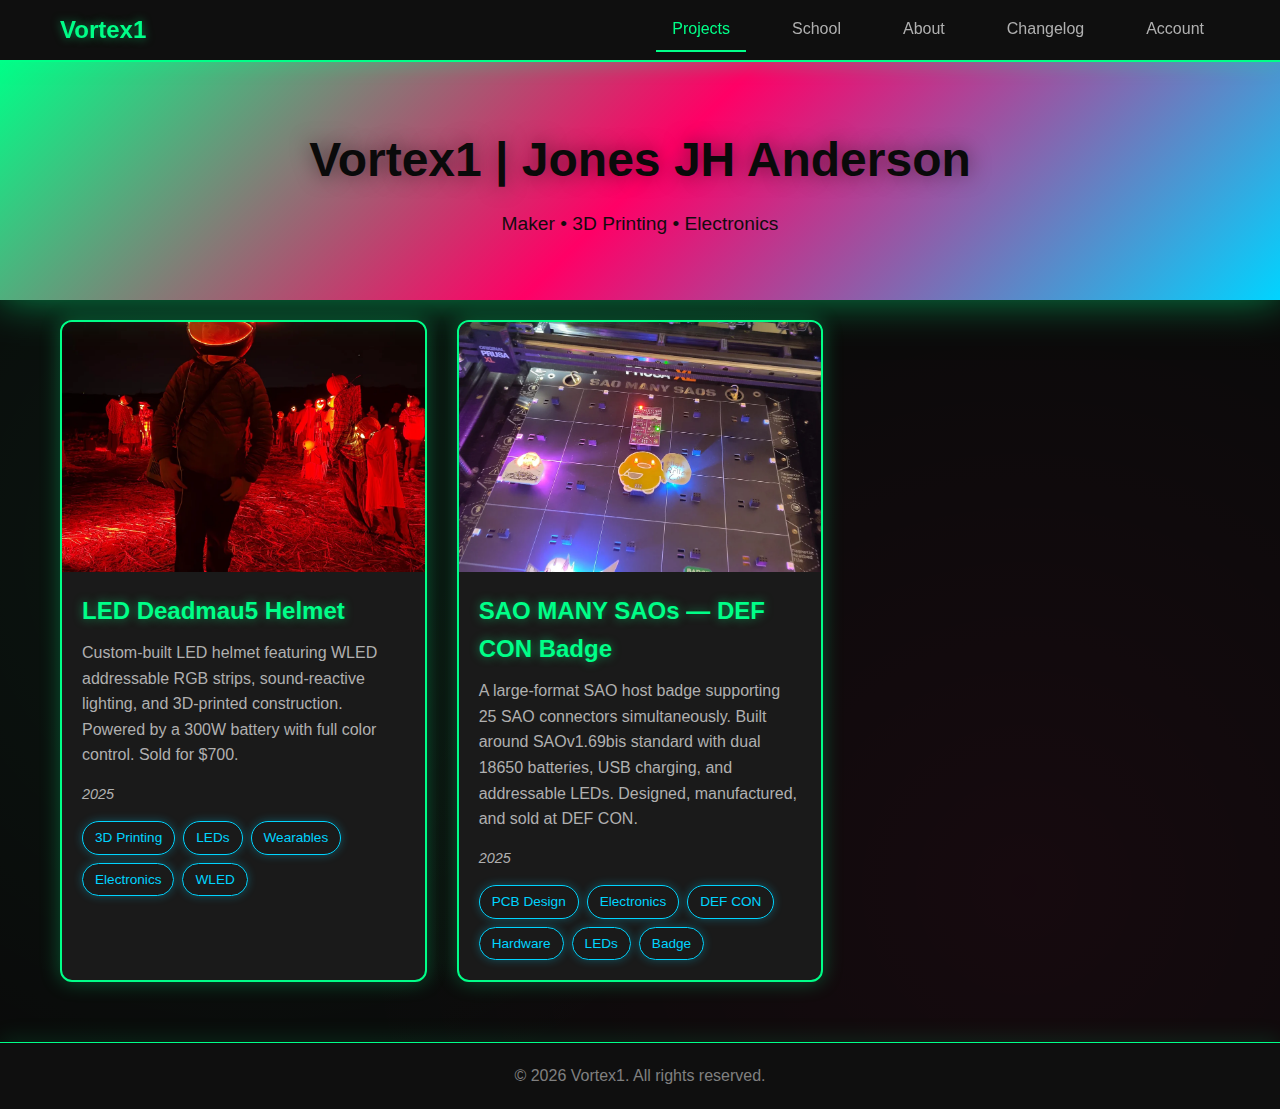
<file: index.html>
<!DOCTYPE html>
<html lang="en">
<head>
    <meta charset="UTF-8">
    <meta name="viewport" content="width=device-width, initial-scale=1.0">
    <title>Vortex1 Portfolio</title>
    <link rel="stylesheet" href="styles.css">
    <link rel="icon" type="image/png" href="media/favicon.png">
</head>
<body>
    <nav class="top-nav">
        <div class="nav-container">
            <a href="index.html" class="nav-logo">Vortex1</a>
            <div class="nav-links">
                <a href="index.html" class="active">Projects</a>
                <a href="school.html">School</a>
                <a href="about.html">About</a>
                <a href="changelog.html">Changelog</a>
                <a href="account.html">Account</a>
            </div>
        </div>
    </nav>

    <header>
        <div class="container">
            <h1>Vortex1 | Jones JH Anderson</h1>
            <p class="tagline">Maker • 3D Printing • Electronics</p>
        </div>
    </header>

    <main class="container">
        <section id="projects">
            <!-- Projects will be dynamically loaded here -->
        </section>
    </main>

    <!-- Project Detail Modal -->
    <div id="projectModal" class="modal">
        <div class="modal-content">
            <span class="close-button">&times;</span>
            <div id="modalBody">
                <!-- Project details will be loaded here -->
            </div>
        </div>
    </div>

    <footer>
        <div class="container">
            <p>&copy; 2026 Vortex1. All rights reserved.</p>
        </div>
    </footer>

    <script src="projects.js"></script>
    <script src="app.js"></script>
</body>
</html>
</file>
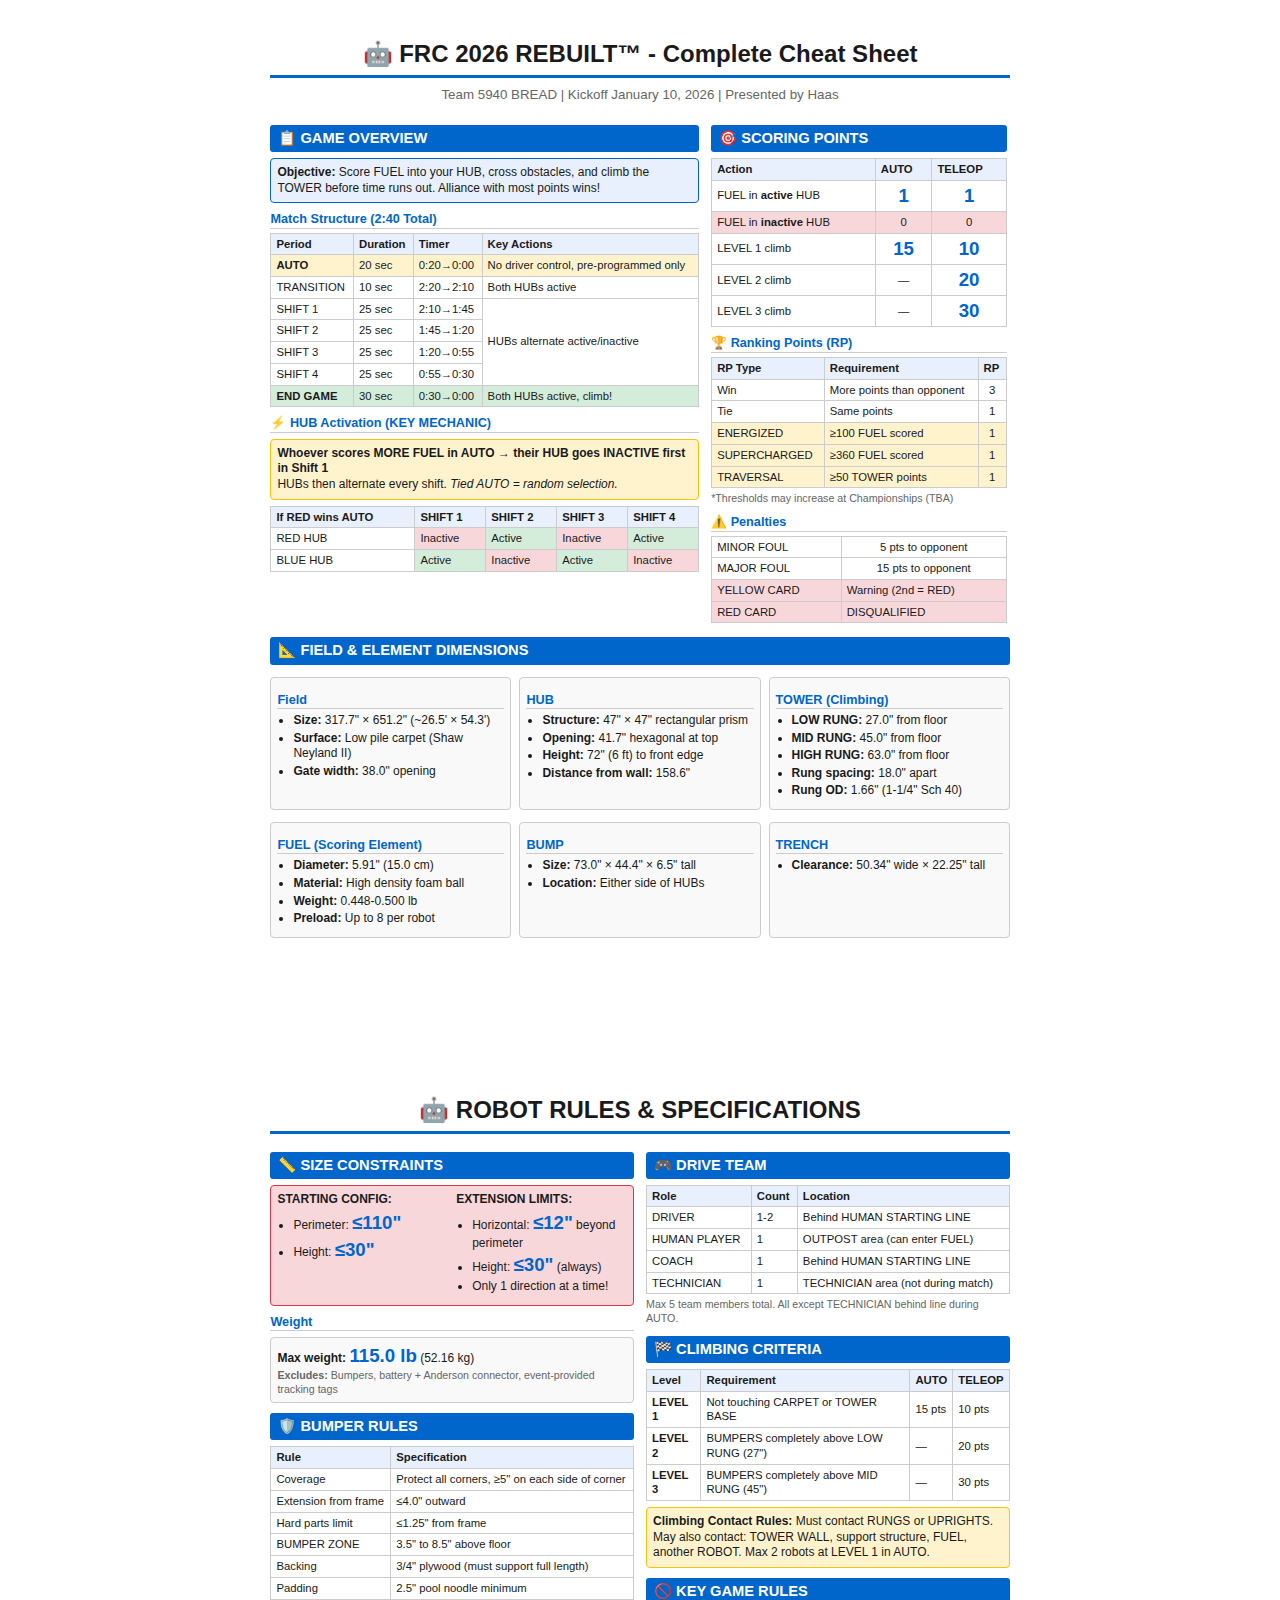
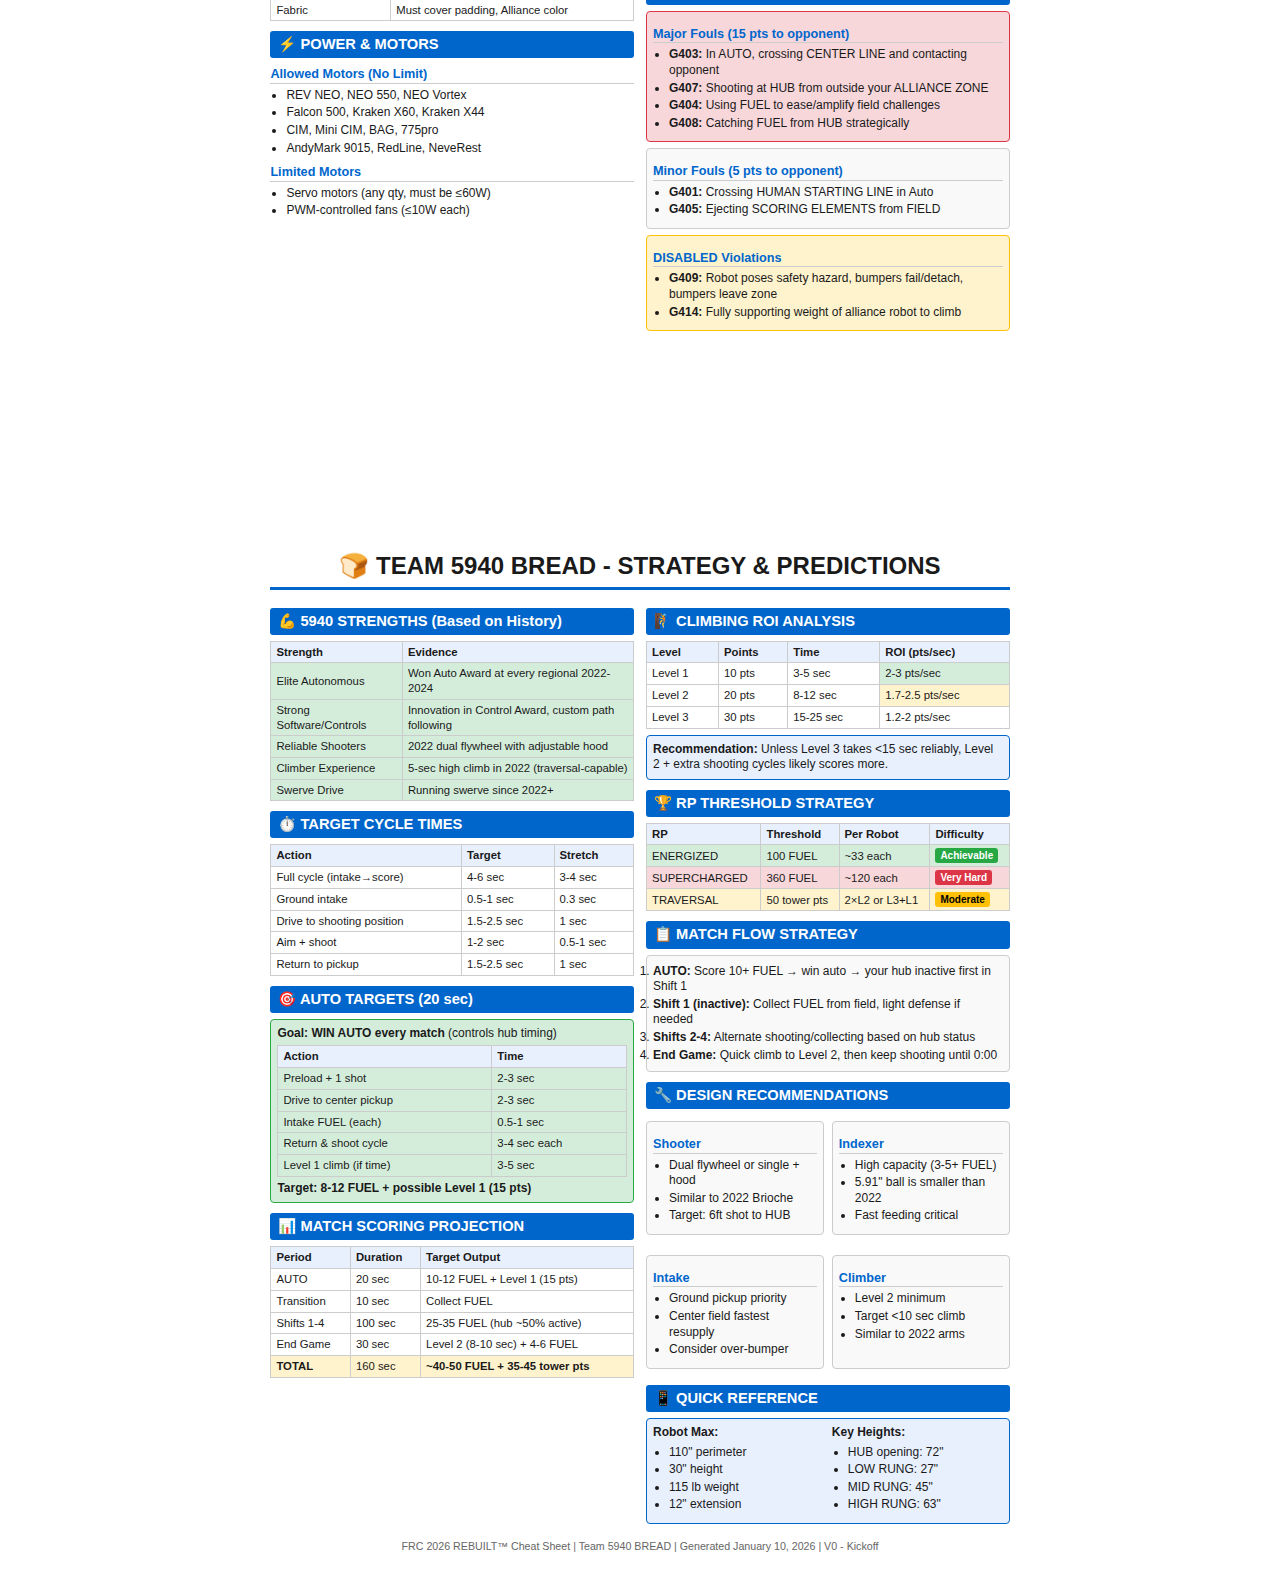
<file: media/frc-cheat-sheet/index.html>
<!DOCTYPE html>
<html lang="en">
<head>
    <meta charset="UTF-8">
    <meta name="viewport" content="width=device-width, initial-scale=1.0">
    <title>FRC 2026 REBUILT - Complete Cheat Sheet | Team 5940 BREAD</title>
    <style>
        * {
            margin: 0;
            padding: 0;
            box-sizing: border-box;
        }
        body {
            font-family: 'Segoe UI', Tahoma, Geneva, Verdana, sans-serif;
            font-size: 9pt;
            line-height: 1.3;
            color: #1a1a1a;
            background: #fff;
        }
        .page {
            width: 8.5in;
            min-height: 11in;
            padding: 0.4in;
            margin: 0 auto;
            background: white;
            page-break-after: always;
        }
        @media print {
            body { background: white; }
            .page {
                padding: 0.3in;
                margin: 0;
                page-break-after: always;
            }
        }
        h1 {
            font-size: 18pt;
            color: #1a1a1a;
            text-align: center;
            margin-bottom: 8px;
            border-bottom: 3px solid #0066cc;
            padding-bottom: 5px;
        }
        .subtitle {
            text-align: center;
            color: #666;
            margin-bottom: 12px;
            font-size: 10pt;
        }
        h2 {
            font-size: 11pt;
            color: #fff;
            background: #0066cc;
            padding: 4px 8px;
            margin: 10px 0 6px 0;
            border-radius: 3px;
        }
        h3 {
            font-size: 9.5pt;
            color: #0066cc;
            margin: 8px 0 4px 0;
            border-bottom: 1px solid #ccc;
        }
        .columns {
            display: flex;
            gap: 12px;
        }
        .col {
            flex: 1;
        }
        .col-60 { flex: 0 0 58%; }
        .col-40 { flex: 0 0 40%; }
        table {
            width: 100%;
            border-collapse: collapse;
            margin: 4px 0;
            font-size: 8.5pt;
        }
        th, td {
            border: 1px solid #ccc;
            padding: 3px 5px;
            text-align: left;
        }
        th {
            background: #e8f0fe;
            font-weight: 600;
        }
        .highlight {
            background: #fff3cd;
        }
        .important {
            background: #f8d7da;
        }
        .good {
            background: #d4edda;
        }
        ul {
            margin: 4px 0 4px 16px;
        }
        li {
            margin: 2px 0;
        }
        .box {
            border: 1px solid #ccc;
            padding: 6px;
            margin: 6px 0;
            border-radius: 4px;
            background: #f9f9f9;
        }
        .box-blue {
            border-color: #0066cc;
            background: #e8f0fe;
        }
        .box-red {
            border-color: #dc3545;
            background: #f8d7da;
        }
        .box-green {
            border-color: #28a745;
            background: #d4edda;
        }
        .box-yellow {
            border-color: #ffc107;
            background: #fff3cd;
        }
        .big-number {
            font-size: 14pt;
            font-weight: bold;
            color: #0066cc;
        }
        .grid-2 {
            display: grid;
            grid-template-columns: 1fr 1fr;
            gap: 8px;
        }
        .grid-3 {
            display: grid;
            grid-template-columns: 1fr 1fr 1fr;
            gap: 8px;
        }
        .center {
            text-align: center;
        }
        .bold {
            font-weight: 600;
        }
        .small {
            font-size: 8pt;
            color: #666;
        }
        .tag {
            display: inline-block;
            padding: 1px 5px;
            border-radius: 3px;
            font-size: 7.5pt;
            font-weight: 600;
        }
        .tag-red { background: #dc3545; color: white; }
        .tag-blue { background: #0066cc; color: white; }
        .tag-yellow { background: #ffc107; color: black; }
        .tag-green { background: #28a745; color: white; }
    </style>
</head>
<body>

<!-- PAGE 1 -->
<div class="page">
    <h1>🤖 FRC 2026 REBUILT™ - Complete Cheat Sheet</h1>
    <div class="subtitle">Team 5940 BREAD | Kickoff January 10, 2026 | Presented by Haas</div>

    <div class="columns">
        <div class="col-60">
            <h2>📋 GAME OVERVIEW</h2>
            <div class="box box-blue">
                <strong>Objective:</strong> Score FUEL into your HUB, cross obstacles, and climb the TOWER before time runs out. Alliance with most points wins!
            </div>

            <h3>Match Structure (2:40 Total)</h3>
            <table>
                <tr>
                    <th>Period</th>
                    <th>Duration</th>
                    <th>Timer</th>
                    <th>Key Actions</th>
                </tr>
                <tr class="highlight">
                    <td><strong>AUTO</strong></td>
                    <td>20 sec</td>
                    <td>0:20→0:00</td>
                    <td>No driver control, pre-programmed only</td>
                </tr>
                <tr>
                    <td>TRANSITION</td>
                    <td>10 sec</td>
                    <td>2:20→2:10</td>
                    <td>Both HUBs active</td>
                </tr>
                <tr>
                    <td>SHIFT 1</td>
                    <td>25 sec</td>
                    <td>2:10→1:45</td>
                    <td rowspan="4">HUBs alternate active/inactive</td>
                </tr>
                <tr>
                    <td>SHIFT 2</td>
                    <td>25 sec</td>
                    <td>1:45→1:20</td>
                </tr>
                <tr>
                    <td>SHIFT 3</td>
                    <td>25 sec</td>
                    <td>1:20→0:55</td>
                </tr>
                <tr>
                    <td>SHIFT 4</td>
                    <td>25 sec</td>
                    <td>0:55→0:30</td>
                </tr>
                <tr class="good">
                    <td><strong>END GAME</strong></td>
                    <td>30 sec</td>
                    <td>0:30→0:00</td>
                    <td>Both HUBs active, climb!</td>
                </tr>
            </table>

            <h3>⚡ HUB Activation (KEY MECHANIC)</h3>
            <div class="box box-yellow">
                <strong>Whoever scores MORE FUEL in AUTO → their HUB goes INACTIVE first in Shift 1</strong>
                <br>HUBs then alternate every shift. <em>Tied AUTO = random selection.</em>
            </div>
            <table>
                <tr>
                    <th>If RED wins AUTO</th>
                    <th>SHIFT 1</th>
                    <th>SHIFT 2</th>
                    <th>SHIFT 3</th>
                    <th>SHIFT 4</th>
                </tr>
                <tr>
                    <td>RED HUB</td>
                    <td class="important">Inactive</td>
                    <td class="good">Active</td>
                    <td class="important">Inactive</td>
                    <td class="good">Active</td>
                </tr>
                <tr>
                    <td>BLUE HUB</td>
                    <td class="good">Active</td>
                    <td class="important">Inactive</td>
                    <td class="good">Active</td>
                    <td class="important">Inactive</td>
                </tr>
            </table>
        </div>

        <div class="col-40">
            <h2>🎯 SCORING POINTS</h2>
            <table>
                <tr>
                    <th>Action</th>
                    <th>AUTO</th>
                    <th>TELEOP</th>
                </tr>
                <tr>
                    <td>FUEL in <strong>active</strong> HUB</td>
                    <td class="center"><span class="big-number">1</span></td>
                    <td class="center"><span class="big-number">1</span></td>
                </tr>
                <tr class="important">
                    <td>FUEL in <strong>inactive</strong> HUB</td>
                    <td class="center">0</td>
                    <td class="center">0</td>
                </tr>
                <tr>
                    <td>LEVEL 1 climb</td>
                    <td class="center"><span class="big-number">15</span></td>
                    <td class="center"><span class="big-number">10</span></td>
                </tr>
                <tr>
                    <td>LEVEL 2 climb</td>
                    <td class="center">—</td>
                    <td class="center"><span class="big-number">20</span></td>
                </tr>
                <tr>
                    <td>LEVEL 3 climb</td>
                    <td class="center">—</td>
                    <td class="center"><span class="big-number">30</span></td>
                </tr>
            </table>

            <h3>🏆 Ranking Points (RP)</h3>
            <table>
                <tr><th>RP Type</th><th>Requirement</th><th>RP</th></tr>
                <tr><td>Win</td><td>More points than opponent</td><td class="center">3</td></tr>
                <tr><td>Tie</td><td>Same points</td><td class="center">1</td></tr>
                <tr class="highlight"><td>ENERGIZED</td><td>≥100 FUEL scored</td><td class="center">1</td></tr>
                <tr class="highlight"><td>SUPERCHARGED</td><td>≥360 FUEL scored</td><td class="center">1</td></tr>
                <tr class="highlight"><td>TRAVERSAL</td><td>≥50 TOWER points</td><td class="center">1</td></tr>
            </table>
            <p class="small">*Thresholds may increase at Championships (TBA)</p>

            <h3>⚠️ Penalties</h3>
            <table>
                <tr><td>MINOR FOUL</td><td class="center">5 pts to opponent</td></tr>
                <tr><td>MAJOR FOUL</td><td class="center">15 pts to opponent</td></tr>
                <tr class="important"><td>YELLOW CARD</td><td>Warning (2nd = RED)</td></tr>
                <tr class="important"><td>RED CARD</td><td>DISQUALIFIED</td></tr>
            </table>
        </div>
    </div>

    <h2>📐 FIELD & ELEMENT DIMENSIONS</h2>
    <div class="grid-3">
        <div class="box">
            <h3>Field</h3>
            <ul>
                <li><strong>Size:</strong> 317.7" × 651.2" (~26.5' × 54.3')</li>
                <li><strong>Surface:</strong> Low pile carpet (Shaw Neyland II)</li>
                <li><strong>Gate width:</strong> 38.0" opening</li>
            </ul>
        </div>
        <div class="box">
            <h3>HUB</h3>
            <ul>
                <li><strong>Structure:</strong> 47" × 47" rectangular prism</li>
                <li><strong>Opening:</strong> 41.7" hexagonal at top</li>
                <li><strong>Height:</strong> 72" (6 ft) to front edge</li>
                <li><strong>Distance from wall:</strong> 158.6"</li>
            </ul>
        </div>
        <div class="box">
            <h3>TOWER (Climbing)</h3>
            <ul>
                <li><strong>LOW RUNG:</strong> 27.0" from floor</li>
                <li><strong>MID RUNG:</strong> 45.0" from floor</li>
                <li><strong>HIGH RUNG:</strong> 63.0" from floor</li>
                <li><strong>Rung spacing:</strong> 18.0" apart</li>
                <li><strong>Rung OD:</strong> 1.66" (1-1/4" Sch 40)</li>
            </ul>
        </div>
    </div>
    <div class="grid-3">
        <div class="box">
            <h3>FUEL (Scoring Element)</h3>
            <ul>
                <li><strong>Diameter:</strong> 5.91" (15.0 cm)</li>
                <li><strong>Material:</strong> High density foam ball</li>
                <li><strong>Weight:</strong> 0.448-0.500 lb</li>
                <li><strong>Preload:</strong> Up to 8 per robot</li>
            </ul>
        </div>
        <div class="box">
            <h3>BUMP</h3>
            <ul>
                <li><strong>Size:</strong> 73.0" × 44.4" × 6.5" tall</li>
                <li><strong>Location:</strong> Either side of HUBs</li>
            </ul>
        </div>
        <div class="box">
            <h3>TRENCH</h3>
            <ul>
                <li><strong>Clearance:</strong> 50.34" wide × 22.25" tall</li>
            </ul>
        </div>
    </div>
</div>

<!-- PAGE 2 -->
<div class="page">
    <h1>🤖 ROBOT RULES & SPECIFICATIONS</h1>

    <div class="columns">
        <div class="col">
            <h2>📏 SIZE CONSTRAINTS</h2>
            <div class="box box-red">
                <div class="grid-2">
                    <div>
                        <p><strong>STARTING CONFIG:</strong></p>
                        <ul>
                            <li>Perimeter: <span class="big-number">≤110"</span></li>
                            <li>Height: <span class="big-number">≤30"</span></li>
                        </ul>
                    </div>
                    <div>
                        <p><strong>EXTENSION LIMITS:</strong></p>
                        <ul>
                            <li>Horizontal: <span class="big-number">≤12"</span> beyond perimeter</li>
                            <li>Height: <span class="big-number">≤30"</span> (always)</li>
                            <li>Only 1 direction at a time!</li>
                        </ul>
                    </div>
                </div>
            </div>

            <h3>Weight</h3>
            <div class="box">
                <p><strong>Max weight:</strong> <span class="big-number">115.0 lb</span> (52.16 kg)</p>
                <p class="small"><strong>Excludes:</strong> Bumpers, battery + Anderson connector, event-provided tracking tags</p>
            </div>

            <h2>🛡️ BUMPER RULES</h2>
            <table>
                <tr><th>Rule</th><th>Specification</th></tr>
                <tr><td>Coverage</td><td>Protect all corners, ≥5" on each side of corner</td></tr>
                <tr><td>Extension from frame</td><td>≤4.0" outward</td></tr>
                <tr><td>Hard parts limit</td><td>≤1.25" from frame</td></tr>
                <tr><td>BUMPER ZONE</td><td>3.5" to 8.5" above floor</td></tr>
                <tr><td>Backing</td><td>3/4" plywood (must support full length)</td></tr>
                <tr><td>Padding</td><td>2.5" pool noodle minimum</td></tr>
                <tr><td>Fabric</td><td>Must cover padding, Alliance color</td></tr>
            </table>

            <h2>⚡ POWER & MOTORS</h2>
            <h3>Allowed Motors (No Limit)</h3>
            <ul>
                <li>REV NEO, NEO 550, NEO Vortex</li>
                <li>Falcon 500, Kraken X60, Kraken X44</li>
                <li>CIM, Mini CIM, BAG, 775pro</li>
                <li>AndyMark 9015, RedLine, NeveRest</li>
            </ul>
            <h3>Limited Motors</h3>
            <ul>
                <li>Servo motors (any qty, must be ≤60W)</li>
                <li>PWM-controlled fans (≤10W each)</li>
            </ul>
        </div>

        <div class="col">
            <h2>🎮 DRIVE TEAM</h2>
            <table>
                <tr><th>Role</th><th>Count</th><th>Location</th></tr>
                <tr><td>DRIVER</td><td>1-2</td><td>Behind HUMAN STARTING LINE</td></tr>
                <tr><td>HUMAN PLAYER</td><td>1</td><td>OUTPOST area (can enter FUEL)</td></tr>
                <tr><td>COACH</td><td>1</td><td>Behind HUMAN STARTING LINE</td></tr>
                <tr><td>TECHNICIAN</td><td>1</td><td>TECHNICIAN area (not during match)</td></tr>
            </table>
            <p class="small">Max 5 team members total. All except TECHNICIAN behind line during AUTO.</p>

            <h2>🏁 CLIMBING CRITERIA</h2>
            <table>
                <tr>
                    <th>Level</th>
                    <th>Requirement</th>
                    <th>AUTO</th>
                    <th>TELEOP</th>
                </tr>
                <tr>
                    <td><strong>LEVEL 1</strong></td>
                    <td>Not touching CARPET or TOWER BASE</td>
                    <td>15 pts</td>
                    <td>10 pts</td>
                </tr>
                <tr>
                    <td><strong>LEVEL 2</strong></td>
                    <td>BUMPERS completely above LOW RUNG (27")</td>
                    <td>—</td>
                    <td>20 pts</td>
                </tr>
                <tr>
                    <td><strong>LEVEL 3</strong></td>
                    <td>BUMPERS completely above MID RUNG (45")</td>
                    <td>—</td>
                    <td>30 pts</td>
                </tr>
            </table>
            <div class="box box-yellow">
                <strong>Climbing Contact Rules:</strong> Must contact RUNGS or UPRIGHTS. May also contact: TOWER WALL, support structure, FUEL, another ROBOT. Max 2 robots at LEVEL 1 in AUTO.
            </div>

            <h2>🚫 KEY GAME RULES</h2>
            <div class="box box-red">
                <h3>Major Fouls (15 pts to opponent)</h3>
                <ul>
                    <li><strong>G403:</strong> In AUTO, crossing CENTER LINE and contacting opponent</li>
                    <li><strong>G407:</strong> Shooting at HUB from outside your ALLIANCE ZONE</li>
                    <li><strong>G404:</strong> Using FUEL to ease/amplify field challenges</li>
                    <li><strong>G408:</strong> Catching FUEL from HUB strategically</li>
                </ul>
            </div>
            <div class="box">
                <h3>Minor Fouls (5 pts to opponent)</h3>
                <ul>
                    <li><strong>G401:</strong> Crossing HUMAN STARTING LINE in Auto</li>
                    <li><strong>G405:</strong> Ejecting SCORING ELEMENTS from FIELD</li>
                </ul>
            </div>
            <div class="box box-yellow">
                <h3>DISABLED Violations</h3>
                <ul>
                    <li><strong>G409:</strong> Robot poses safety hazard, bumpers fail/detach, bumpers leave zone</li>
                    <li><strong>G414:</strong> Fully supporting weight of alliance robot to climb</li>
                </ul>
            </div>
        </div>
    </div>
</div>

<!-- PAGE 3 -->
<div class="page">
    <h1>🍞 TEAM 5940 BREAD - STRATEGY & PREDICTIONS</h1>

    <div class="columns">
        <div class="col">
            <h2>💪 5940 STRENGTHS (Based on History)</h2>
            <table>
                <tr><th>Strength</th><th>Evidence</th></tr>
                <tr class="good"><td>Elite Autonomous</td><td>Won Auto Award at every regional 2022-2024</td></tr>
                <tr class="good"><td>Strong Software/Controls</td><td>Innovation in Control Award, custom path following</td></tr>
                <tr class="good"><td>Reliable Shooters</td><td>2022 dual flywheel with adjustable hood</td></tr>
                <tr class="good"><td>Climber Experience</td><td>5-sec high climb in 2022 (traversal-capable)</td></tr>
                <tr class="good"><td>Swerve Drive</td><td>Running swerve since 2022+</td></tr>
            </table>

            <h2>⏱️ TARGET CYCLE TIMES</h2>
            <table>
                <tr><th>Action</th><th>Target</th><th>Stretch</th></tr>
                <tr><td>Full cycle (intake→score)</td><td>4-6 sec</td><td>3-4 sec</td></tr>
                <tr><td>Ground intake</td><td>0.5-1 sec</td><td>0.3 sec</td></tr>
                <tr><td>Drive to shooting position</td><td>1.5-2.5 sec</td><td>1 sec</td></tr>
                <tr><td>Aim + shoot</td><td>1-2 sec</td><td>0.5-1 sec</td></tr>
                <tr><td>Return to pickup</td><td>1.5-2.5 sec</td><td>1 sec</td></tr>
            </table>

            <h2>🎯 AUTO TARGETS (20 sec)</h2>
            <div class="box box-green">
                <p><strong>Goal: WIN AUTO every match</strong> (controls hub timing)</p>
                <table>
                    <tr><th>Action</th><th>Time</th></tr>
                    <tr><td>Preload + 1 shot</td><td>2-3 sec</td></tr>
                    <tr><td>Drive to center pickup</td><td>2-3 sec</td></tr>
                    <tr><td>Intake FUEL (each)</td><td>0.5-1 sec</td></tr>
                    <tr><td>Return & shoot cycle</td><td>3-4 sec each</td></tr>
                    <tr><td>Level 1 climb (if time)</td><td>3-5 sec</td></tr>
                </table>
                <p class="bold">Target: 8-12 FUEL + possible Level 1 (15 pts)</p>
            </div>

            <h2>📊 MATCH SCORING PROJECTION</h2>
            <table>
                <tr><th>Period</th><th>Duration</th><th>Target Output</th></tr>
                <tr><td>AUTO</td><td>20 sec</td><td>10-12 FUEL + Level 1 (15 pts)</td></tr>
                <tr><td>Transition</td><td>10 sec</td><td>Collect FUEL</td></tr>
                <tr><td>Shifts 1-4</td><td>100 sec</td><td>25-35 FUEL (hub ~50% active)</td></tr>
                <tr><td>End Game</td><td>30 sec</td><td>Level 2 (8-10 sec) + 4-6 FUEL</td></tr>
                <tr class="highlight"><td><strong>TOTAL</strong></td><td>160 sec</td><td><strong>~40-50 FUEL + 35-45 tower pts</strong></td></tr>
            </table>
        </div>

        <div class="col">
            <h2>🧗 CLIMBING ROI ANALYSIS</h2>
            <table>
                <tr><th>Level</th><th>Points</th><th>Time</th><th>ROI (pts/sec)</th></tr>
                <tr><td>Level 1</td><td>10 pts</td><td>3-5 sec</td><td class="good">2-3 pts/sec</td></tr>
                <tr><td>Level 2</td><td>20 pts</td><td>8-12 sec</td><td class="highlight">1.7-2.5 pts/sec</td></tr>
                <tr><td>Level 3</td><td>30 pts</td><td>15-25 sec</td><td>1.2-2 pts/sec</td></tr>
            </table>
            <div class="box box-blue">
                <strong>Recommendation:</strong> Unless Level 3 takes &lt;15 sec reliably, Level 2 + extra shooting cycles likely scores more.
            </div>

            <h2>🏆 RP THRESHOLD STRATEGY</h2>
            <table>
                <tr><th>RP</th><th>Threshold</th><th>Per Robot</th><th>Difficulty</th></tr>
                <tr class="good"><td>ENERGIZED</td><td>100 FUEL</td><td>~33 each</td><td><span class="tag tag-green">Achievable</span></td></tr>
                <tr class="important"><td>SUPERCHARGED</td><td>360 FUEL</td><td>~120 each</td><td><span class="tag tag-red">Very Hard</span></td></tr>
                <tr class="highlight"><td>TRAVERSAL</td><td>50 tower pts</td><td>2×L2 or L3+L1</td><td><span class="tag tag-yellow">Moderate</span></td></tr>
            </table>

            <h2>📋 MATCH FLOW STRATEGY</h2>
            <div class="box">
                <ol>
                    <li><strong>AUTO:</strong> Score 10+ FUEL → win auto → your hub inactive first in Shift 1</li>
                    <li><strong>Shift 1 (inactive):</strong> Collect FUEL from field, light defense if needed</li>
                    <li><strong>Shifts 2-4:</strong> Alternate shooting/collecting based on hub status</li>
                    <li><strong>End Game:</strong> Quick climb to Level 2, then keep shooting until 0:00</li>
                </ol>
            </div>

            <h2>🔧 DESIGN RECOMMENDATIONS</h2>
            <div class="grid-2">
                <div class="box">
                    <h3>Shooter</h3>
                    <ul>
                        <li>Dual flywheel or single + hood</li>
                        <li>Similar to 2022 Brioche</li>
                        <li>Target: 6ft shot to HUB</li>
                    </ul>
                </div>
                <div class="box">
                    <h3>Indexer</h3>
                    <ul>
                        <li>High capacity (3-5+ FUEL)</li>
                        <li>5.91" ball is smaller than 2022</li>
                        <li>Fast feeding critical</li>
                    </ul>
                </div>
                <div class="box">
                    <h3>Intake</h3>
                    <ul>
                        <li>Ground pickup priority</li>
                        <li>Center field fastest resupply</li>
                        <li>Consider over-bumper</li>
                    </ul>
                </div>
                <div class="box">
                    <h3>Climber</h3>
                    <ul>
                        <li>Level 2 minimum</li>
                        <li>Target &lt;10 sec climb</li>
                        <li>Similar to 2022 arms</li>
                    </ul>
                </div>
            </div>

            <h2>📱 QUICK REFERENCE</h2>
            <div class="box box-blue">
                <div class="grid-2">
                    <div>
                        <p><strong>Robot Max:</strong></p>
                        <ul>
                            <li>110" perimeter</li>
                            <li>30" height</li>
                            <li>115 lb weight</li>
                            <li>12" extension</li>
                        </ul>
                    </div>
                    <div>
                        <p><strong>Key Heights:</strong></p>
                        <ul>
                            <li>HUB opening: 72"</li>
                            <li>LOW RUNG: 27"</li>
                            <li>MID RUNG: 45"</li>
                            <li>HIGH RUNG: 63"</li>
                        </ul>
                    </div>
                </div>
            </div>
        </div>
    </div>

    <div class="center small" style="margin-top: 10px;">
        FRC 2026 REBUILT™ Cheat Sheet | Team 5940 BREAD | Generated January 10, 2026 | V0 - Kickoff
    </div>
</div>

</body>
</html>
</file>
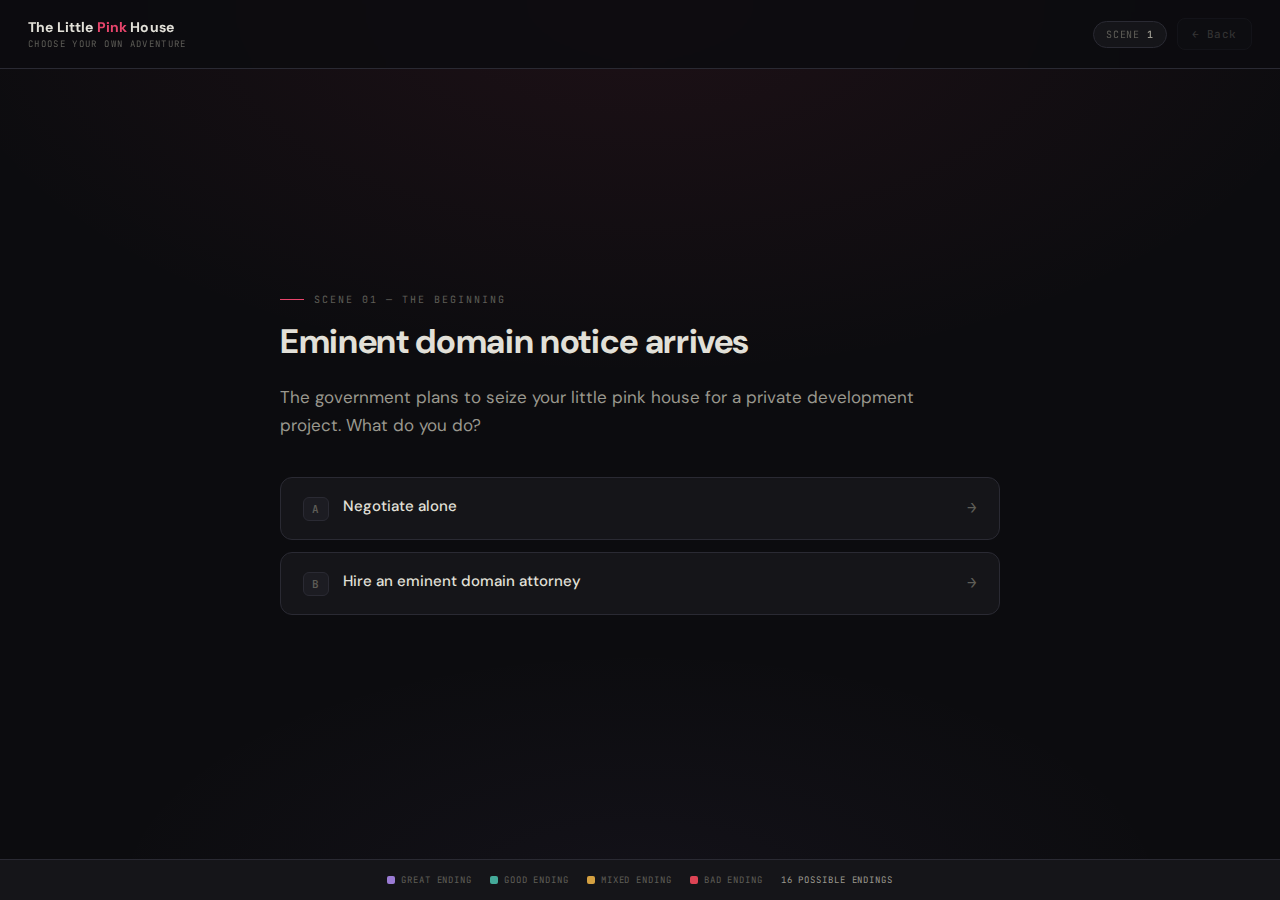
<file: media/little-pink-house/index.html>
<!DOCTYPE html>
<html lang="en">
<head>
<meta charset="UTF-8">
<meta name="viewport" content="width=device-width, initial-scale=1.0">
<title>The Little Pink House &mdash; A Choose Your Own Adventure</title>
<link href="https://fonts.googleapis.com/css2?family=JetBrains+Mono:wght@400;500;600;700&family=DM+Sans:wght@400;500;600;700&display=swap" rel="stylesheet">
<style>
*{margin:0;padding:0;box-sizing:border-box}
:root{
--bg:#0c0c0f;--bg2:#151519;--bg3:#1c1c22;
--border:#2a2a33;--border-h:#3a3a48;
--text:#e2e0d8;--text2:#9a988e;--text3:#5e5d57;
--pink:#e8456c;--pink2:#ff6b8a;--pink-bg:rgba(232,69,108,.08);
--amber:#d4a041;--amber-bg:rgba(212,160,65,.08);
--green:#4a9;--green-bg:rgba(68,170,153,.08);
--red:#d45;--red-bg:rgba(221,68,85,.08);
--purple:#9a7bd4;--purple-bg:rgba(154,123,212,.08);
--mono:'JetBrains Mono',monospace;
--sans:'DM Sans',sans-serif;
}
html,body{height:100%}
body{
background:
radial-gradient(ellipse 80% 60% at 50% 0%,rgba(232,69,108,.08),transparent 70%),
radial-gradient(ellipse 60% 40% at 50% 100%,rgba(154,123,212,.05),transparent 70%),
var(--bg);
color:var(--text);font-family:var(--mono);
min-height:100vh;display:flex;flex-direction:column;
overflow-x:hidden;
}
.topbar{
display:flex;align-items:center;justify-content:space-between;
padding:18px 28px;border-bottom:1px solid var(--border);
position:sticky;top:0;background:rgba(12,12,15,.85);
backdrop-filter:blur(10px);-webkit-backdrop-filter:blur(10px);z-index:20;
}
.brand{font-family:var(--sans);font-size:14px;font-weight:700;letter-spacing:.01em}
.brand span{color:var(--pink)}
.brand .sub{display:block;font-family:var(--mono);font-size:9px;font-weight:400;color:var(--text3);letter-spacing:.15em;text-transform:uppercase;margin-top:2px}
.topbar-right{display:flex;align-items:center;gap:10px}
.pill{
font-size:10px;color:var(--text3);
background:var(--bg2);border:1px solid var(--border);
border-radius:20px;padding:6px 12px;letter-spacing:.08em;text-transform:uppercase;
}
.pill b{color:var(--text2);font-weight:600}
.back-btn{
background:var(--bg2);border:1px solid var(--border);border-radius:8px;
padding:8px 14px;font-family:var(--mono);font-size:11px;color:var(--text2);
cursor:pointer;transition:all .2s;letter-spacing:.05em;
}
.back-btn:hover:not(:disabled){border-color:var(--pink);color:var(--pink)}
.back-btn:disabled{opacity:.3;cursor:not-allowed}
main{flex:1;display:flex;align-items:center;justify-content:center;padding:40px 24px 60px}
.stage{width:100%;max-width:720px;position:relative}
.scene{
position:relative;
opacity:0;transform:translateY(12px);
transition:opacity .45s ease,transform .45s ease;
}
.scene.in{opacity:1;transform:translateY(0)}
.scene.out{opacity:0;transform:translateY(-12px);transition:opacity .25s ease,transform .25s ease}
.step-label{
font-size:10px;letter-spacing:.2em;text-transform:uppercase;color:var(--text3);
margin-bottom:16px;display:flex;align-items:center;gap:10px;
}
.step-label::before{
content:'';display:inline-block;width:24px;height:1px;background:var(--pink);
}
.scene-title{
font-family:var(--sans);font-size:34px;font-weight:700;line-height:1.15;
margin-bottom:22px;letter-spacing:-.01em;
}
.scene-title .accent{color:var(--pink)}
.scene-text{
font-family:var(--sans);font-size:17px;line-height:1.65;color:var(--text2);
margin-bottom:38px;max-width:640px;
}
.choices{display:flex;flex-direction:column;gap:12px;margin-top:8px}
.choice{
display:flex;align-items:flex-start;gap:14px;text-align:left;
background:var(--bg2);border:1px solid var(--border);border-radius:12px;
padding:18px 22px;font-family:var(--mono);color:var(--text);cursor:pointer;
transition:all .25s ease;width:100%;
}
.choice:hover{
border-color:var(--pink);background:var(--pink-bg);
transform:translateX(4px);
}
.choice:hover .choice-arrow{color:var(--pink);transform:translateX(3px)}
.choice-letter{
font-size:11px;font-weight:600;letter-spacing:.12em;color:var(--text3);
background:var(--bg3);border:1px solid var(--border);border-radius:6px;
padding:4px 8px;margin-top:1px;flex-shrink:0;
}
.choice:hover .choice-letter{color:var(--pink);border-color:var(--pink)}
.choice-label{
flex:1;font-family:var(--sans);font-size:15px;font-weight:500;line-height:1.4;
}
.choice-arrow{font-size:16px;color:var(--text3);transition:all .25s;margin-top:1px}
.ending-card{
border:1px solid var(--border);border-radius:14px;padding:34px 32px;
background:var(--bg2);margin-top:10px;position:relative;overflow:hidden;
}
.ending-card::before{
content:'';position:absolute;top:0;left:0;right:0;height:3px;
background:var(--pink);
}
.ending-card.good::before{background:var(--green)}
.ending-card.good{background:linear-gradient(180deg,var(--green-bg),var(--bg2) 60%)}
.ending-card.great::before{background:var(--purple)}
.ending-card.great{background:linear-gradient(180deg,var(--purple-bg),var(--bg2) 60%)}
.ending-card.mixed::before{background:var(--amber)}
.ending-card.mixed{background:linear-gradient(180deg,var(--amber-bg),var(--bg2) 60%)}
.ending-card.bad::before{background:var(--red)}
.ending-card.bad{background:linear-gradient(180deg,var(--red-bg),var(--bg2) 60%)}
.ending-type{
font-size:10px;letter-spacing:.22em;text-transform:uppercase;color:var(--text3);
margin-bottom:10px;
}
.ending-card.good .ending-type{color:var(--green)}
.ending-card.great .ending-type{color:var(--purple)}
.ending-card.mixed .ending-type{color:var(--amber)}
.ending-card.bad .ending-type{color:var(--red)}
.ending-name{
font-family:var(--sans);font-size:30px;font-weight:700;line-height:1.15;
margin-bottom:18px;letter-spacing:-.01em;
}
.ending-text{
font-family:var(--sans);font-size:16px;line-height:1.65;color:var(--text2);
margin-bottom:26px;
}
.ending-actions{display:flex;gap:10px;flex-wrap:wrap;margin-top:10px}
.action{
background:var(--bg3);border:1px solid var(--border);border-radius:8px;
padding:11px 20px;font-family:var(--mono);font-size:12px;color:var(--text);
cursor:pointer;transition:all .2s;letter-spacing:.05em;
}
.action:hover{border-color:var(--pink);color:var(--pink)}
.action.primary{background:var(--pink);border-color:var(--pink);color:#0c0c0f;font-weight:600}
.action.primary:hover{background:var(--pink2);border-color:var(--pink2);color:#0c0c0f}
.path-trail{
margin-top:48px;padding-top:22px;border-top:1px dashed var(--border);
font-size:10px;color:var(--text3);letter-spacing:.05em;line-height:1.7;
}
.path-trail b{color:var(--text2);font-weight:600;text-transform:uppercase;letter-spacing:.15em;font-size:9px;display:block;margin-bottom:8px}
.path-trail .crumb{display:inline-block;margin-right:6px}
.path-trail .crumb + .crumb::before{content:'\203A';margin-right:6px;color:var(--text3)}
.legend-bar{
display:flex;justify-content:center;gap:18px;padding:14px 24px;
border-top:1px solid var(--border);background:var(--bg2);flex-wrap:wrap;
}
.legend-item{display:flex;align-items:center;gap:6px;font-size:9px;color:var(--text3);letter-spacing:.1em;text-transform:uppercase}
.legend-dot{width:8px;height:8px;border-radius:2px}
@media (max-width:640px){
.topbar{padding:14px 18px}
.brand{font-size:12px}
.scene-title{font-size:26px}
.scene-text{font-size:15px}
.ending-name{font-size:24px}
.ending-card{padding:26px 22px}
.choice{padding:16px 18px}
.choice-label{font-size:14px}
main{padding:28px 18px 40px}
.legend-bar{gap:10px;padding:12px 14px}
}
</style>
</head>
<body>
<div class="topbar">
<div class="brand">The Little <span>Pink</span> House<span class="sub">Choose Your Own Adventure</span></div>
<div class="topbar-right">
<div class="pill" id="progressPill">Scene <b id="depthNum">1</b></div>
<button class="back-btn" id="backBtn" onclick="goBack()">&larr; Back</button>
</div>
</div>
<main>
<div class="stage" id="stage"></div>
</main>
<div class="legend-bar">
<div class="legend-item"><div class="legend-dot" style="background:var(--purple)"></div>Great ending</div>
<div class="legend-item"><div class="legend-dot" style="background:var(--green)"></div>Good ending</div>
<div class="legend-item"><div class="legend-dot" style="background:var(--amber)"></div>Mixed ending</div>
<div class="legend-item"><div class="legend-dot" style="background:var(--red)"></div>Bad ending</div>
<div class="legend-item" style="color:var(--text2)">16 possible endings</div>
</div>
<script>
const tree={
id:'start',step:'Scene 1',title:'Eminent domain notice arrives',
text:'The government plans to seize your little pink house for a private development project. What do you do?',
children:[
{id:'negotiate',step:'Choice A',title:'Negotiate alone',
text:'You try to reason with the government agents yourself, hoping they\'ll raise the offer. They barely budge.',
children:[
{id:'accept',step:'Choice A',title:'Accept the low offer',
ending:{type:'bad',name:'Underpaid',text:'You sign away your home for a fraction of its real value. Within months, bulldozers flatten the little pink house. The developer breaks ground on luxury condos where your kitchen used to be.'}},
{id:'fight_solo',step:'Choice B',title:'Refuse \u2014 fight back alone',
text:'No lawyer, no money, but you refuse to give up. You need the public on your side.',
children:[
{id:'media_solo',step:'Choice A',title:'Take your story to the media',
text:'A local reporter runs your story. The neighborhood starts paying attention. Momentum builds.',
children:[
{id:'rally',step:'Choice A',title:'Rally neighbors to fight the blight hearing',
text:'You pack the hearing room with supporters and photos of well-maintained homes. The council votes anyway.',
children:[
{id:'blight_win',step:'Choice A',title:'Challenge the designation in court',
ending:{type:'good',name:'Home saved',text:'Your attorney challenges the blight finding and wins. Without "blight," the city can\'t justify the taking. The little pink house stands. You sit on your porch and watch the sunset, same as always.'}},
{id:'blight_lose',step:'Choice B',title:'Lose the challenge \u2014 condemnation proceeds',
text:'The court upholds the blight finding. Your home will be taken. The only question left is how much they pay you.',
children:[
{id:'settle1',step:'Choice A',title:'Accept the commissioners\' award',
ending:{type:'mixed',name:'The pragmatist',text:'You take the money and walk away. It\'s more than the first offer, but less than your home is worth. You find a new place, start over. The little pink house becomes a parking garage.'}},
{id:'jury1',step:'Choice B',title:'Demand a jury trial',
ending:{type:'good',name:'The fighter',text:'The jury awards you 4x the government\'s initial offer. You lost the house, but you won the fight for fair compensation. Your story runs in the national papers.'}}
]}
]},
{id:'referendum',step:'Choice B',title:'Push for a ballot referendum instead',
ending:{type:'mixed',name:'The reformer',text:'Your petition gets enough signatures. The referendum passes \u2014 but too late to save your home. Future homeowners in your state are protected by the new law you helped create. The pink house is gone, but its legacy lives on.'}}
]},
{id:'retaliate',step:'Choice B',title:'City retaliates \u2014 fast-tracks your case',
text:'Without a lawyer, the city accelerates the condemnation timeline. You\'re being steamrolled.',
children:[
{id:'cave',step:'Choice A',title:'Give up under pressure',
ending:{type:'bad',name:'Pressured out',text:'The legal threats, the deadlines, the isolation \u2014 it breaks you. You sign under duress for barely more than the original offer. You watch them demolish your home from across the street.'}},
{id:'probono',step:'Choice B',title:'A pro-bono lawyer takes your case',
text:'A civil liberties attorney sees your story and offers to represent you for free. Finally, a fair fight \u2014 but the taking is already approved.',
children:[
{id:'settle2',step:'Choice A',title:'Settle for the revised offer',
ending:{type:'mixed',name:'The pragmatist',text:'Your lawyer negotiates a better settlement. You take the money and move on. It\'s not what the home was worth to you \u2014 but what is?'}},
{id:'jury2',step:'Choice B',title:'Push for a jury trial',
ending:{type:'good',name:'The fighter',text:'The jury sees through the city\'s low-ball tactics and awards you far more than the commissioners\' figure. You leave with your head high and enough to start fresh.'}}
]}
]}
]}
]},
{id:'attorney',step:'Choice B',title:'Hire an eminent domain attorney',
text:'Your attorney files a FOIA request and uncovers the private developer deal. Now you have real ammunition.',
children:[
{id:'coalition',step:'Choice A',title:'Build a coalition + media blitz',
text:'Door-to-door organizing, protests, Op-Eds. You turn your fight into a political headache for City Hall.',
children:[
{id:'court_challenge',step:'Choice A',title:'Challenge the lawsuit in court',
text:'Your attorney argues the city failed to follow proper procedures and your property isn\'t necessary for the project.',
children:[
{id:'court_win',step:'Choice A',title:'Win on procedural grounds',
ending:{type:'good',name:'Victory \u2014 case dismissed',text:'The court finds the city cut corners: improper notice, missing environmental studies, predetermined outcomes. The condemnation is thrown out. Your little pink house stands. The developers have to go back to the drawing board.'}},
{id:'court_lose',step:'Choice B',title:'Judge defers to the city',
text:'The judge upholds the taking but moves to valuation. Your coalition pressure means the commissioners can\'t lowball you easily.',
children:[
{id:'settle3',step:'Choice A',title:'Accept the commissioners\' award',
ending:{type:'mixed',name:'The pragmatist',text:'The coalition pressure got you a better award than most. You take the money, donate some to the neighborhood action group, and find a new home. The fight continues without you.'}},
{id:'jury3',step:'Choice B',title:'Demand a jury trial',
ending:{type:'good',name:'The fighter',text:'Your coalition fills the courtroom gallery. The jury awards you 5x the initial offer \u2014 the largest eminent domain verdict in the state\'s history. National news covers the story.'}}
]}
]},
{id:'ij',step:'Choice B',title:'Get the Institute for Justice involved',
text:'The national property rights organization takes your case. They see it as a test case for eminent domain reform.',
children:[
{id:'landmark',step:'Choice A',title:'Win the landmark case',
ending:{type:'great',name:'Landmark victory',text:'The state supreme court rules the taking unconstitutional \u2014 private development is not "public use." Your case becomes a textbook example. The little pink house becomes a symbol of property rights. Law students study your case for decades.'}},
{id:'movement',step:'Choice B',title:'Lose \u2014 but the nation watches',
ending:{type:'mixed',name:'The movement',text:'You lose the case, but the Institute publicizes it nationwide. 43 states pass eminent domain reform laws. Your little pink house is gone, but the movement it created protects millions of homeowners. Sometimes you lose the battle but win the war.'}}
]}
]},
{id:'direct_court',step:'Choice B',title:'Skip the politics \u2014 go straight to court',
text:'Your attorney uses the FOIA evidence to challenge whether this is really a "public use" or just a giveaway to a private developer.',
children:[
{id:'pu_win',step:'Choice A',title:'"Public use" challenge succeeds',
ending:{type:'great',name:'Taking blocked',text:'The court agrees: handing private land to another private party for condos isn\'t "public use." The taking is blocked. Your home is safe. The developer\'s lawyers appeal, but the ruling holds. You plant new flowers in front of your little pink house.'}},
{id:'pu_lose',step:'Choice B',title:'Court upholds broad "public use"',
text:'The court says increased tax revenue counts as "public benefit." The taking stands. Only the price is left to fight over.',
children:[
{id:'settle4',step:'Choice A',title:'Settle and move on',
ending:{type:'mixed',name:'The pragmatist',text:'Your attorney negotiates the best deal possible. You take the check and buy a place in the next town over. It\'s not the same. On quiet evenings you drive past where the pink house used to be.'}},
{id:'jury4',step:'Choice B',title:'Take it to a jury',
ending:{type:'good',name:'The fighter',text:'Your attorney presents the FOIA evidence showing the sweetheart developer deal. The jury is furious. They award you massive compensation \u2014 a reckoning for the city\'s greed. You lost your home, but you made them pay for it.'}}
]}
]}
]}
]};

// Build a flat lookup from id -> node (with parent reference) for back navigation and path display.
const nodes={};
(function walk(node,parent){
node.parent=parent||null;
nodes[node.id]=node;
if(node.children) node.children.forEach(function(c){walk(c,node)});
})(tree);

let history=['start'];
const stage=document.getElementById('stage');
const backBtn=document.getElementById('backBtn');
const depthNum=document.getElementById('depthNum');

function escapeHtml(s){
return s.replace(/&/g,'&amp;').replace(/</g,'&lt;').replace(/>/g,'&gt;').replace(/"/g,'&quot;');
}

function highlightTitle(t){
// Wrap "Pink" in accent span if present (only on start scene title)
return escapeHtml(t).replace(/Pink/g,'<span class="accent">Pink</span>');
}

function renderScene(id,direction){
const node=nodes[id];
const prev=stage.querySelector('.scene');
const scene=document.createElement('div');
scene.className='scene';
let html='';
const isStart=(id==='start');
const stepText=isStart?'Scene 01 \u2014 The beginning':node.step;
html+='<div class="step-label">'+escapeHtml(stepText)+'</div>';

if(node.ending){
const e=node.ending;
html+='<div class="ending-card '+e.type+'">';
html+='<div class="ending-type">'+({good:'Good ending',great:'Great ending',mixed:'Mixed ending',bad:'Bad ending'})[e.type]+'</div>';
html+='<div class="ending-name">'+escapeHtml(e.name)+'</div>';
html+='<div class="ending-text">'+escapeHtml(e.text)+'</div>';
html+='<div class="ending-actions">';
html+='<button class="action primary" onclick="restart()">&#x21BB; Start over</button>';
html+='<button class="action" onclick="goBack()">&larr; Try a different choice</button>';
html+='</div>';
html+='</div>';
}else{
html+='<div class="scene-title">'+highlightTitle(node.title)+'</div>';
if(node.text) html+='<div class="scene-text">'+escapeHtml(node.text)+'</div>';
if(node.children&&node.children.length){
html+='<div class="choices">';
node.children.forEach(function(c,i){
const letter=String.fromCharCode(65+i);
html+='<button class="choice" data-id="'+c.id+'">';
html+='<div class="choice-letter">'+letter+'</div>';
html+='<div class="choice-label">'+escapeHtml(c.title)+'</div>';
html+='<div class="choice-arrow">&rarr;</div>';
html+='</button>';
});
html+='</div>';
}
}

// Path trail (breadcrumb of choices made so far)
if(history.length>1){
html+='<div class="path-trail"><b>Your path so far</b>';
history.forEach(function(hid,i){
if(i===0) return;
const hn=nodes[hid];
html+='<span class="crumb">'+escapeHtml(hn.title)+'</span>';
});
html+='</div>';
}

scene.innerHTML=html;

if(prev){
prev.classList.remove('in');
prev.classList.add('out');
setTimeout(function(){
if(prev.parentNode) prev.parentNode.removeChild(prev);
stage.appendChild(scene);
requestAnimationFrame(function(){scene.classList.add('in')});
attachHandlers(scene);
},250);
}else{
stage.appendChild(scene);
requestAnimationFrame(function(){scene.classList.add('in')});
attachHandlers(scene);
}

backBtn.disabled=(history.length<=1);
depthNum.textContent=history.length;
}

function attachHandlers(scene){
const choices=scene.querySelectorAll('.choice');
choices.forEach(function(btn){
btn.addEventListener('click',function(){
const cid=btn.getAttribute('data-id');
history.push(cid);
renderScene(cid,'forward');
window.scrollTo({top:0,behavior:'smooth'});
});
});
}

function goBack(){
if(history.length<=1) return;
history.pop();
renderScene(history[history.length-1],'back');
window.scrollTo({top:0,behavior:'smooth'});
}

function restart(){
history=['start'];
renderScene('start','forward');
window.scrollTo({top:0,behavior:'smooth'});
}

// Keyboard shortcuts: A/B/C/D for choices, Backspace/Escape for back, R for restart.
document.addEventListener('keydown',function(e){
if(e.key==='Backspace'||e.key==='Escape'){e.preventDefault();goBack();return}
if(e.key==='r'||e.key==='R'){restart();return}
const idx='abcd'.indexOf(e.key.toLowerCase());
if(idx>=0){
const choices=stage.querySelectorAll('.choice');
if(choices[idx]) choices[idx].click();
}
});

renderScene('start','forward');
</script>
</body>
</html>
</file>
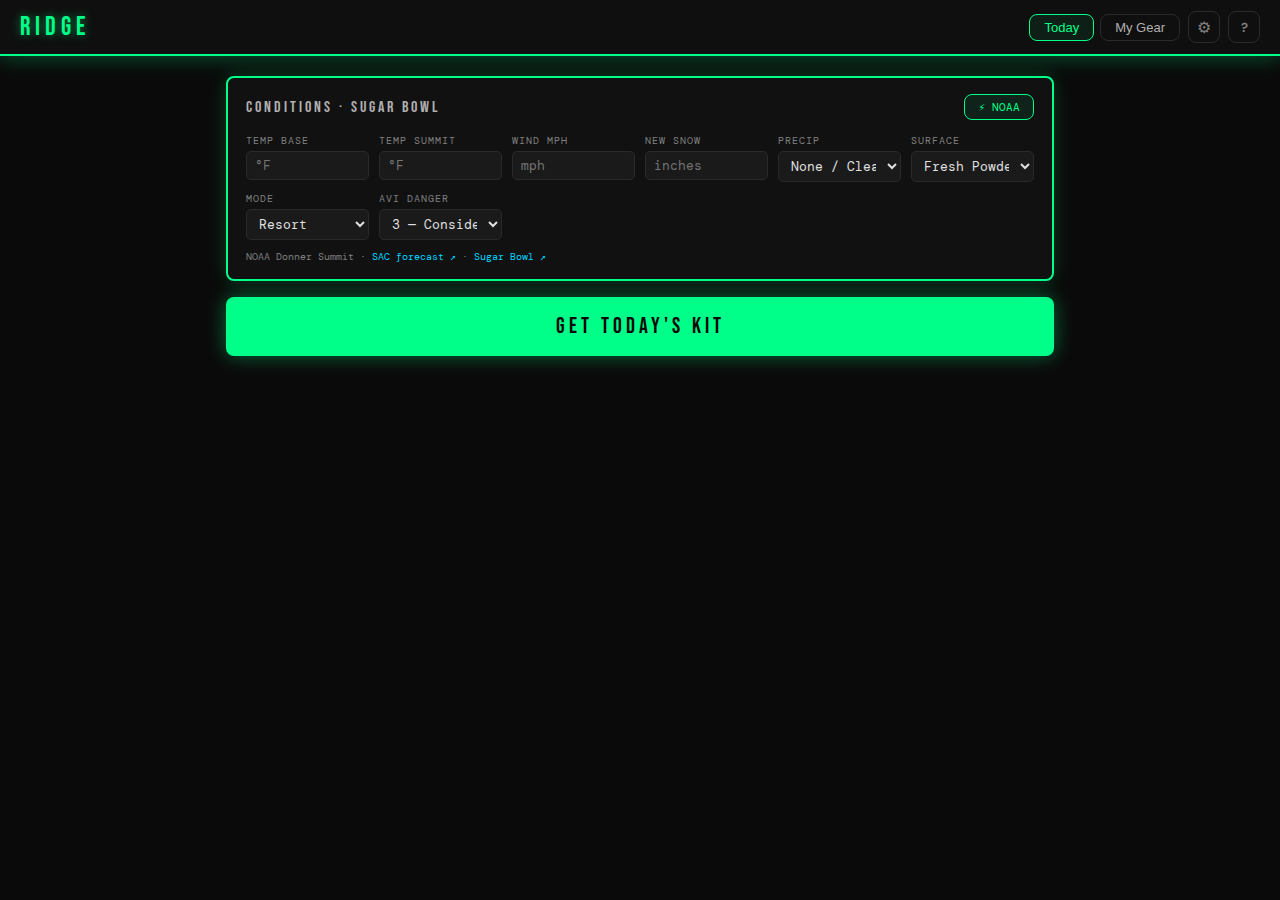
<file: media/ski-gear-selector/index.html>
<!DOCTYPE html>
<html lang="en">
<head>
<meta charset="UTF-8">
<meta name="viewport" content="width=device-width, initial-scale=1.0">
<title>RIDGE — Ski Gear</title>
<link href="https://fonts.googleapis.com/css2?family=Bebas+Neue&family=DM+Sans:ital,wght@0,300;0,400;0,500;0,600;1,400&family=DM+Mono:wght@400;500&display=swap" rel="stylesheet">
<style>
:root {
  --bg: #0a0a0a;
  --s1: #111111;
  --s2: #1a1a1a;
  --s3: #222222;
  --border: #2a2a2a;
  --accent: #00d4ff;
  --green: #00ff88;
  --pink: #ff0066;
  --warn: #ffcc00;
  --orange: #ff7a35;
  --red: #ff3b3b;
  --text: #e0e0e0;
  --muted: #808080;
  --muted2: #b0b0b0;
  --r: 8px;
}
* { box-sizing: border-box; margin: 0; padding: 0; }
body { background: var(--bg); color: var(--text); font-family: 'DM Sans', sans-serif; font-size: 14px; min-height: 100vh; }
header {
  display: flex; align-items: center; justify-content: space-between;
  padding: 0 20px; height: 56px;
  border-bottom: 2px solid var(--green);
  box-shadow: 0 2px 20px rgba(0,255,136,0.3);
  position: sticky; top: 0; background: #0f0f0f; z-index: 50;
}
.logo { font-family: 'Bebas Neue', sans-serif; font-size: 26px; letter-spacing: 5px; color: var(--green); text-shadow: 0 0 10px rgba(0,255,136,0.5); }
.header-right { display: flex; align-items: center; gap: 8px; }
.nav { display: flex; gap: 6px; }
.nav-btn { padding: 5px 14px; border-radius: var(--r); border: 1px solid var(--border); background: none; color: var(--muted2); cursor: pointer; font-size: 13px; transition: all .15s; }
.nav-btn.active, .nav-btn:hover { color: var(--green); border-color: var(--green); background: rgba(0,255,136,.07); }
.key-btn { width: 32px; height: 32px; border-radius: var(--r); border: 1px solid var(--border); background: none; color: var(--muted); cursor: pointer; font-size: 16px; display: flex; align-items: center; justify-content: center; transition: all .15s; }
.key-btn:hover { border-color: var(--accent); color: var(--accent); }
.key-btn.has-key { border-color: rgba(0,255,136,.4); color: var(--green); }
.key-panel { display: none; background: var(--s1); border-bottom: 1px solid var(--border); padding: 12px 20px; align-items: center; gap: 10px; box-shadow: 0 4px 20px rgba(0,0,0,0.5); }
.key-panel.open { display: flex; }
.key-panel input { flex: 1; background: var(--s2); border: 1px solid var(--border); color: var(--text); border-radius: 5px; padding: 6px 10px; font-family: 'DM Mono', monospace; font-size: 12px; }
.key-panel input:focus { outline: none; border-color: var(--green); }
.key-save { padding: 6px 14px; background: var(--green); color: #0a0a0a; border: none; border-radius: 5px; cursor: pointer; font-family: 'Bebas Neue', sans-serif; font-size: 14px; letter-spacing: 1px; transition: all .15s; }
.key-save:hover { background: var(--accent); }
.key-hint { font-size: 10px; color: var(--muted); font-family: 'DM Mono', monospace; }
.wrap { max-width: 860px; margin: 0 auto; padding: 20px 16px 80px; }
.page { display: none; }
.page.active { display: block; }
.cond-card { background: var(--s1); border: 2px solid var(--green); box-shadow: 0 0 20px rgba(0,255,136,0.2); border-radius: var(--r); padding: 16px 18px; margin-bottom: 16px; transition: border-color .2s, box-shadow .2s; }
.cond-card:hover { border-color: var(--pink); box-shadow: 0 0 30px rgba(255,0,102,0.35), 0 0 50px rgba(0,255,136,0.15); }
.cond-top { display: flex; justify-content: space-between; align-items: center; margin-bottom: 14px; }
.cond-label { font-family: 'Bebas Neue', sans-serif; font-size: 16px; letter-spacing: 3px; color: var(--muted2); }
.fetch-btn { display: flex; align-items: center; gap: 6px; padding: 5px 13px; background: rgba(0,255,136,.08); border: 1px solid var(--green); color: var(--green); border-radius: var(--r); cursor: pointer; font-family: 'DM Mono', monospace; font-size: 11px; transition: all .15s; }
.fetch-btn:hover { background: rgba(0,255,136,.18); }
.fetch-btn:disabled { opacity: .5; pointer-events: none; }
.spin { display: inline-block; width: 11px; height: 11px; border: 2px solid rgba(0,255,136,.25); border-top-color: var(--green); border-radius: 50%; animation: spin .7s linear infinite; }
@keyframes spin { to { transform: rotate(360deg); } }
.cond-grid { display: grid; grid-template-columns: repeat(auto-fill, minmax(110px, 1fr)); gap: 10px; }
.cf { display: flex; flex-direction: column; gap: 4px; }
.cl { font-size: 10px; font-family: 'DM Mono', monospace; text-transform: uppercase; letter-spacing: 1px; color: var(--muted); }
.ci { background: var(--s2); border: 1px solid var(--border); color: var(--text); border-radius: 5px; padding: 5px 8px; font-family: 'DM Mono', monospace; font-size: 13px; width: 100%; }
.ci:focus { outline: none; border-color: var(--green); }
.src { font-size: 10px; color: var(--muted); font-family: 'DM Mono', monospace; margin-top: 10px; }
.src a { color: var(--accent); text-decoration: none; }
.src a:hover { color: var(--green); }
.go-btn { width: 100%; padding: 16px; background: var(--green); color: #0a0a0a; border: none; border-radius: var(--r); font-family: 'Bebas Neue', sans-serif; font-size: 22px; letter-spacing: 4px; cursor: pointer; transition: all .15s; margin-bottom: 18px; box-shadow: 0 0 20px rgba(0,255,136,0.4); }
.go-btn:hover { background: var(--accent); box-shadow: 0 0 25px rgba(0,212,255,0.5); }
.go-btn:disabled { opacity: .5; pointer-events: none; }
.kit-card { background: var(--s1); border: 2px solid var(--green); box-shadow: 0 0 20px rgba(0,255,136,0.2); border-radius: var(--r); overflow: hidden; display: none; }
.kit-card.show { display: block; }
.kit-head { background: var(--s2); padding: 12px 18px; display: flex; justify-content: space-between; align-items: center; border-bottom: 1px solid var(--border); }
.kit-title { font-family: 'Bebas Neue', sans-serif; font-size: 18px; letter-spacing: 3px; color: var(--green); text-shadow: 0 0 8px rgba(0,255,136,0.4); }
.kit-date { font-family: 'DM Mono', monospace; font-size: 11px; color: var(--muted); }
.avi-bar { display: flex; align-items: center; gap: 14px; padding: 12px 18px; border-bottom: 1px solid var(--border); }
.avi-num { font-family: 'Bebas Neue', sans-serif; font-size: 40px; line-height: 1; }
.avi-d1 { color: var(--green); } .avi-d2 { color: #90ee90; } .avi-d3 { color: var(--warn); } .avi-d4 { color: var(--orange); } .avi-d5 { color: var(--red); }
.avi-bg1 { background: rgba(0,255,136,.06); } .avi-bg2 { background: rgba(144,238,144,.06); } .avi-bg3 { background: rgba(255,204,0,.07); } .avi-bg4 { background: rgba(255,122,53,.09); } .avi-bg5 { background: rgba(255,59,59,.11); }
.avi-txt { flex: 1; }
.avi-name { font-size: 15px; font-weight: 600; }
.avi-sub { font-size: 11px; color: var(--muted2); margin-top: 2px; }
.avi-link { font-size: 11px; color: var(--accent); text-decoration: none; margin-top: 4px; display: block; }
.avi-link:hover { color: var(--green); }
.kit-sections { padding: 14px 18px; display: flex; flex-direction: column; gap: 16px; }
.kit-section-label { font-family: 'Bebas Neue', sans-serif; font-size: 13px; letter-spacing: 2px; color: var(--muted); margin-bottom: 8px; }
.kit-layers { display: flex; flex-direction: column; gap: 6px; }
.kit-item { display: flex; align-items: flex-start; gap: 10px; padding: 9px 12px; background: var(--s2); border-radius: 6px; border-left: 3px solid var(--border); }
.kit-item.must { border-left-color: var(--green); }
.kit-item.warn { border-left-color: var(--warn); }
.kit-item.crit { border-left-color: var(--red); }
.ki-num { font-family: 'Bebas Neue', sans-serif; font-size: 18px; color: var(--muted); width: 18px; flex-shrink: 0; line-height: 1.4; }
.ki-body { flex: 1; }
.ki-gear { font-size: 14px; font-weight: 500; }
.ki-role { font-size: 12px; color: var(--accent); font-family: 'DM Mono', monospace; margin-top: 1px; text-transform: uppercase; letter-spacing: .5px; }
.ki-why { font-size: 12px; color: var(--muted2); margin-top: 3px; }
.ki-order { font-size: 10px; font-family: 'DM Mono', monospace; color: var(--muted); background: var(--s3); display: inline-block; padding: 2px 7px; border-radius: 3px; margin-top: 4px; }
.ai-note { padding: 12px 18px; border-top: 1px solid var(--border); font-size: 12px; color: var(--muted2); font-style: italic; line-height: 1.65; }
.kit-loading { padding: 40px; text-align: center; color: var(--muted2); font-family: 'DM Mono', monospace; font-size: 12px; }
.big-spin { width: 32px; height: 32px; border: 3px solid rgba(0,255,136,.15); border-top-color: var(--green); border-radius: 50%; animation: spin .8s linear infinite; margin: 0 auto 14px; }
.gap-btn { width: 100%; padding: 9px; background: none; border: 1px dashed var(--border); color: var(--muted); border-radius: var(--r); cursor: pointer; font-family: 'DM Mono', monospace; font-size: 11px; letter-spacing: 1px; transition: all .15s; margin-top: 14px; }
.gap-btn:hover { border-color: var(--pink); color: var(--pink); box-shadow: 0 0 10px rgba(255,0,102,0.2); }
.gap-output { display: none; background: var(--s1); border: 1px solid var(--border); border-radius: var(--r); margin-top: 10px; overflow: hidden; }
.gap-output.show { display: block; }
.gap-sec { padding: 12px 16px; border-bottom: 1px solid var(--border); }
.gap-sec:last-child { border-bottom: none; }
.gap-sec-title { font-family: 'Bebas Neue', sans-serif; font-size: 13px; letter-spacing: 2px; margin-bottom: 8px; }
.gap-sec-title.ok { color: var(--green); } .gap-sec-title.warn { color: var(--warn); } .gap-sec-title.info { color: var(--accent); }
.gap-item { padding: 6px 0; font-size: 13px; }
.gap-item + .gap-item { border-top: 1px solid var(--border); }
.gap-row { display: flex; gap: 8px; }
.gap-sug { font-size: 11px; color: var(--accent); margin-top: 3px; padding-left: 20px; }
.gap-sug a { color: var(--accent); text-decoration: none; }
.gap-sug a:hover { color: var(--green); }
.sec-title { font-family: 'Bebas Neue', sans-serif; font-size: 20px; letter-spacing: 3px; color: var(--muted2); margin-bottom: 12px; padding-bottom: 8px; border-bottom: 1px solid var(--border); }
.inv-section { margin-bottom: 28px; }
.inv-list { display: flex; flex-direction: column; gap: 7px; }
.inv-item { display: grid; grid-template-columns: 1fr auto; gap: 10px; align-items: start; background: var(--s1); border: 1px solid var(--border); border-radius: var(--r); padding: 10px 14px; transition: border-color .15s, box-shadow .15s; }
.inv-item:hover { border-color: rgba(0,255,136,.35); box-shadow: 0 0 12px rgba(0,255,136,0.1); }
.inv-model { font-weight: 500; font-size: 13px; }
.inv-type { font-size: 11px; color: var(--accent); font-family: 'DM Mono', monospace; margin-top: 2px; }
.inv-desc { font-size: 11px; color: var(--muted2); margin-top: 2px; }
.inv-tags { display: flex; flex-wrap: wrap; gap: 4px; margin-top: 6px; }
.tag { padding: 2px 7px; background: transparent; border: 1px solid var(--accent); border-radius: 4px; font-size: 10px; font-family: 'DM Mono', monospace; color: var(--accent); box-shadow: 0 0 6px rgba(0,212,255,0.2); }
.del-btn { width: 26px; height: 26px; background: none; border: 1px solid var(--border); border-radius: 4px; color: var(--muted); cursor: pointer; font-size: 13px; display: flex; align-items: center; justify-content: center; transition: all .15s; flex-shrink: 0; margin-top: 2px; }
.del-btn:hover { border-color: var(--red); color: var(--red); }
.add-btn { display: flex; align-items: center; gap: 7px; padding: 8px 14px; background: none; border: 1px dashed var(--border); color: var(--muted); border-radius: var(--r); cursor: pointer; font-family: 'DM Mono', monospace; font-size: 11px; transition: all .15s; margin-top: 8px; }
.add-btn:hover { border-color: var(--green); color: var(--green); }
.empty-state { text-align: center; padding: 28px; color: var(--muted); font-family: 'DM Mono', monospace; font-size: 11px; border: 1px dashed var(--border); border-radius: var(--r); }
.overlay { display: none; position: fixed; inset: 0; background: rgba(0,0,0,.85); z-index: 200; align-items: center; justify-content: center; padding: 16px; backdrop-filter: blur(4px); }
.overlay.open { display: flex; }
.modal { background: var(--s1); border: 2px solid var(--green); box-shadow: 0 0 40px rgba(0,255,136,0.4), 0 0 80px rgba(255,0,102,0.2); border-radius: var(--r); padding: 22px; width: 100%; max-width: 460px; max-height: 90vh; overflow-y: auto; }
.modal::-webkit-scrollbar { width: 6px; }
.modal::-webkit-scrollbar-track { background: var(--bg); border-radius: 3px; }
.modal::-webkit-scrollbar-thumb { background: var(--green); border-radius: 3px; box-shadow: 0 0 6px rgba(0,255,136,0.5); }
.modal-title { font-family: 'Bebas Neue', sans-serif; font-size: 20px; letter-spacing: 3px; color: var(--green); text-shadow: 0 0 8px rgba(0,255,136,0.4); margin-bottom: 18px; }
.form-row { margin-bottom: 13px; }
.fl { font-size: 10px; font-family: 'DM Mono', monospace; text-transform: uppercase; letter-spacing: 1px; color: var(--muted); margin-bottom: 5px; display: block; }
.fi { width: 100%; background: var(--s2); border: 1px solid var(--border); color: var(--text); border-radius: 5px; padding: 7px 10px; font-family: 'DM Sans', sans-serif; font-size: 13px; }
.fi:focus { outline: none; border-color: var(--green); }
.fi option { background: var(--s1); }
.fi-row2 { display: grid; grid-template-columns: 1fr 1fr; gap: 10px; }
.modal-actions { display: flex; gap: 8px; margin-top: 18px; }
.btn-pri { flex: 1; padding: 10px; background: var(--green); color: #0a0a0a; border: none; border-radius: var(--r); cursor: pointer; font-family: 'Bebas Neue', sans-serif; font-size: 16px; letter-spacing: 2px; transition: all .15s; box-shadow: 0 0 12px rgba(0,255,136,0.35); }
.btn-pri:hover { background: var(--accent); box-shadow: 0 0 16px rgba(0,212,255,0.4); }
.btn-sec { padding: 10px 16px; background: none; border: 1px solid var(--border); color: var(--muted2); border-radius: var(--r); cursor: pointer; font-size: 13px; transition: all .15s; }
.btn-sec:hover { border-color: var(--muted2); color: var(--text); }
.status-box { padding: 10px 12px; border-radius: 6px; margin-top: 8px; font-family: 'DM Mono', monospace; font-size: 12px; display: none; background: var(--s2); border: 1px solid var(--border); color: var(--muted); }
.id-card { background: var(--s2); border: 1px solid var(--border); border-radius: 7px; padding: 13px; margin-bottom: 14px; }
.id-hint { font-size: 11px; color: var(--muted); font-family: 'DM Mono', monospace; margin-bottom: 10px; }
::-webkit-scrollbar { width: 8px; }
::-webkit-scrollbar-track { background: var(--bg); }
::-webkit-scrollbar-thumb { background: var(--green); border-radius: 4px; box-shadow: 0 0 8px rgba(0,255,136,0.4); }
::-webkit-scrollbar-thumb:hover { background: var(--accent); }
@media (max-width: 600px) { .cond-grid { grid-template-columns: repeat(2, 1fr); } .fi-row2 { grid-template-columns: 1fr; } .key-panel { flex-wrap: wrap; } }
</style>
</head>
<body>
<header>
  <div class="logo">RIDGE</div>
  <div class="header-right">
    <div class="nav">
      <button class="nav-btn active" onclick="nav('today',this)">Today</button>
      <button class="nav-btn" onclick="nav('gear',this)">My Gear</button>
    </div>
    <button class="key-btn" id="keyBtn" onclick="toggleKeyPanel()" title="API Key Settings">&#9881;</button>
    <a id="userBtn" class="key-btn" href="/account.html" title="Account" style="text-decoration:none;font-size:13px;font-weight:700"></a>
  </div>
</header>
<div class="key-panel" id="keyPanel">
  <input type="password" id="keyInput" placeholder="sk-ant-api03-..." spellcheck="false">
  <button class="key-save" onclick="saveKey()">SAVE</button>
  <span class="key-hint">Stored locally in your browser only</span>
</div>
<div id="page-today" class="page active wrap">
  <div class="cond-card">
    <div class="cond-top">
      <span class="cond-label">Conditions &middot; Sugar Bowl</span>
      <button class="fetch-btn" id="fetchBtn" onclick="fetchNOAA()">
        <span class="spin" id="fspin" style="display:none"></span>
        <span id="ftxt">&#9889; NOAA</span>
      </button>
    </div>
    <div class="cond-grid">
      <div class="cf"><span class="cl">Temp Base</span><input class="ci" id="c-tb" type="number" placeholder="&deg;F"></div>
      <div class="cf"><span class="cl">Temp Summit</span><input class="ci" id="c-ts" type="number" placeholder="&deg;F"></div>
      <div class="cf"><span class="cl">Wind mph</span><input class="ci" id="c-wind" type="number" placeholder="mph"></div>
      <div class="cf"><span class="cl">New Snow</span><input class="ci" id="c-snow" type="number" placeholder="inches"></div>
      <div class="cf"><span class="cl">Precip</span>
        <select class="ci" id="c-precip">
          <option value="none">None / Clear</option>
          <option value="snow">Snowing</option>
          <option value="rain">Raining</option>
          <option value="mixed">Mixed</option>
        </select>
      </div>
      <div class="cf"><span class="cl">Surface</span>
        <select class="ci" id="c-surface">
          <option value="powder">Fresh Powder</option>
          <option value="packed">Packed Powder</option>
          <option value="hardpack">Hardpack / Ice</option>
          <option value="crud">Wind Crust / Crud</option>
          <option value="spring">Spring Corn</option>
        </select>
      </div>
      <div class="cf"><span class="cl">Mode</span>
        <select class="ci" id="c-mode">
          <option value="resort">Resort</option>
          <option value="bc">Backcountry</option>
        </select>
      </div>
      <div class="cf"><span class="cl">Avi Danger</span>
        <select class="ci" id="c-avi">
          <option value="1">1 &mdash; Low</option>
          <option value="2">2 &mdash; Moderate</option>
          <option value="3" selected>3 &mdash; Considerable</option>
          <option value="4">4 &mdash; High</option>
          <option value="5">5 &mdash; Extreme</option>
        </select>
      </div>
    </div>
    <div class="src">NOAA Donner Summit &middot; <a href="https://www.sierraavalanchecenter.org/forecasts" target="_blank">SAC forecast &#8599;</a> &middot; <a href="https://www.sugarbowl.com/conditions" target="_blank">Sugar Bowl &#8599;</a></div>
  </div>
  <button class="go-btn" id="goBtn" onclick="getKit()">GET TODAY'S KIT</button>
  <div class="kit-card" id="kitCard">
    <div id="kitInner"></div>
    <div style="padding: 0 18px;">
      <button class="gap-btn" onclick="toggleGap()">&#128202; ANALYZE MY GEAR GAPS</button>
      <div class="gap-output" id="gapOut"></div>
    </div>
    <div style="height:18px"></div>
  </div>
</div>
<div id="page-gear" class="page wrap">
  <div class="inv-section">
    <div class="sec-title">TOPS</div>
    <div class="inv-list" id="inv-tops"></div>
    <button class="add-btn" onclick="openModal('tops')">+ ADD TOP</button>
  </div>
  <div class="inv-section">
    <div class="sec-title">PANTS</div>
    <div class="inv-list" id="inv-pants"></div>
    <button class="add-btn" onclick="openModal('pants')">+ ADD PANTS</button>
  </div>
  <div class="inv-section">
    <div class="sec-title">HEAD</div>
    <div class="inv-list" id="inv-head"></div>
    <button class="add-btn" onclick="openModal('head')">+ ADD HEAD GEAR</button>
  </div>
  <div class="inv-section">
    <div class="sec-title">SKIS &amp; SETUPS</div>
    <div class="inv-list" id="inv-skis"></div>
    <button class="add-btn" onclick="openModal('skis')">+ ADD SKIS</button>
  </div>
  <div class="inv-section">
    <div class="sec-title">SAFETY</div>
    <div class="inv-list" id="inv-safety"></div>
    <button class="add-btn" onclick="openModal('safety')">+ ADD SAFETY GEAR</button>
  </div>
  <div class="inv-section">
    <div class="sec-title">MISC</div>
    <div class="inv-list" id="inv-misc"></div>
    <button class="add-btn" onclick="openModal('misc')">+ ADD MISC ITEM</button>
  </div>
</div>
<div class="overlay" id="overlay">
  <div class="modal">
    <div class="modal-title">ADD GEAR</div>
    <div id="step1">
      <div class="form-row">
        <label class="fl">Model Name</label>
        <div style="display:flex;gap:7px">
          <input class="fi" id="modelIn" placeholder="e.g. Arc'teryx Beta AR, K2 Mindbender..." style="flex:1" onkeydown="if(event.key==='Enter')identify()">
          <button class="btn-pri" id="idBtn" onclick="identify()" style="flex:0;padding:0 16px;font-size:14px">ID</button>
        </div>
        <div style="font-size:11px;color:var(--muted);margin-top:5px;font-family:'DM Mono',monospace">AI identifies the gear and fills in specs automatically</div>
      </div>
      <div class="status-box" id="idStatus"></div>
    </div>
    <div id="step2" style="display:none">
      <div class="id-card" id="idCard"></div>
      <div class="id-hint">EDIT IF NEEDED:</div>
      <div id="editFields"></div>
    </div>
    <div class="modal-actions">
      <button class="btn-pri" id="saveBtn" style="display:none" onclick="saveGear()">SAVE</button>
      <button class="btn-sec" onclick="closeModal()">Cancel</button>
      <button class="btn-sec" id="backBtn" style="display:none" onclick="resetModal()">&larr; Back</button>
    </div>
  </div>
</div>
<script src="/accounts.js"></script>
<script>
// Load gear from account if logged in, otherwise fall back to localStorage
function loadGear() {
  var user = Accounts.currentUser();
  if (user) {
    var gear = Accounts.getGear(user);
    if (gear) return gear;
  }
  return JSON.parse(localStorage.getItem('ridge3') || 'null') || { tops:[], pants:[], head:[], skis:[], safety:[], misc:[] };
}
var inv = loadGear();
var pendingGear = null, pendingSection = null;
var MODEL = 'claude-sonnet-4-5-20250929';
function getApiKey() { return localStorage.getItem('ridge_apikey') || ''; }
function apiHeaders() {
  return {
    'Content-Type': 'application/json',
    'x-api-key': getApiKey(),
    'anthropic-version': '2023-06-01',
    'anthropic-dangerous-direct-browser-access': 'true'
  };
}
function toggleKeyPanel() {
  var panel = document.getElementById('keyPanel');
  panel.classList.toggle('open');
  if (panel.classList.contains('open')) {
    var inp = document.getElementById('keyInput');
    inp.value = getApiKey();
    inp.focus();
  }
  updateKeyBtn();
}
function saveKey() {
  var val = document.getElementById('keyInput').value.trim();
  if (val) localStorage.setItem('ridge_apikey', val);
  else localStorage.removeItem('ridge_apikey');
  document.getElementById('keyPanel').classList.remove('open');
  updateKeyBtn();
}
function updateKeyBtn() {
  document.getElementById('keyBtn').classList.toggle('has-key', !!getApiKey());
}
updateKeyBtn();
function nav(page, btn) {
  document.querySelectorAll('.page').forEach(function(p) { p.classList.remove('active'); });
  document.querySelectorAll('.nav-btn').forEach(function(b) { b.classList.remove('active'); });
  document.getElementById('page-' + page).classList.add('active');
  btn.classList.add('active');
  if (page === 'gear') renderAll();
}
async function fetchNOAA() {
  var btn = document.getElementById('fetchBtn');
  document.getElementById('fspin').style.display = 'inline-block';
  document.getElementById('ftxt').style.display = 'none';
  btn.disabled = true;
  try {
    var r = await fetch('https://api.weather.gov/gridpoints/STO/87,93/forecast');
    var d = await r.json();
    var p = d.properties.periods[0];
    document.getElementById('c-tb').value = p.temperature;
    document.getElementById('c-ts').value = Math.round(p.temperature - 18);
    var wm = p.windSpeed.match(/(\d+)/);
    if (wm) document.getElementById('c-wind').value = wm[1];
    var fc = p.shortForecast.toLowerCase();
    document.getElementById('c-precip').value = fc.includes('snow') ? 'snow' : fc.includes('rain') ? 'rain' : 'none';
    if (fc.includes('snow')) document.getElementById('c-surface').value = 'powder';
  } catch(e) { alert('NOAA fetch failed — fill in manually.\n' + e.message); }
  document.getElementById('fspin').style.display = 'none';
  document.getElementById('ftxt').style.display = 'inline';
  btn.disabled = false;
}
async function getKit() {
  if (!getApiKey()) {
    document.getElementById('kitCard').classList.add('show');
    document.getElementById('kitInner').innerHTML = '<div class="kit-loading" style="color:var(--warn)">&#9881; No API key set.<br><br><span style="color:var(--muted2)">Click the &#9881; button in the header to enter your Anthropic API key.</span></div>';
    return;
  }
  var btn = document.getElementById('goBtn');
  var inner = document.getElementById('kitInner');
  btn.disabled = true; btn.textContent = 'ASKING CLAUDE...';
  document.getElementById('kitCard').classList.add('show');
  inner.innerHTML = '<div class="kit-loading"><div class="big-spin"></div>Building your kit...</div>';
  document.getElementById('gapOut').classList.remove('show');
  var conds = {
    temp_base_f: +document.getElementById('c-tb').value || 32,
    temp_summit_f: +document.getElementById('c-ts').value || 20,
    wind_mph: +document.getElementById('c-wind').value || 0,
    new_snow_24hr_in: +document.getElementById('c-snow').value || 0,
    precip: document.getElementById('c-precip').value,
    surface: document.getElementById('c-surface').value,
    mode: document.getElementById('c-mode').value,
    avi_danger: +document.getElementById('c-avi').value
  };
  conds.wind_chill_f = Math.round(conds.temp_base_f - conds.wind_mph * 0.7);
  // Gather connected users' gear for sharing recommendations
  var connGearInfo = '';
  if (Accounts.currentUser()) {
    var connGear = Accounts.getConnectionGear();
    if (connGear.length) {
      connGearInfo = '\nCONNECTED FRIENDS\' GEAR (they may lend items):\n';
      connGear.forEach(function(cg) {
        connGearInfo += cg.username + '\'s gear: ' + JSON.stringify(cg.gear, null, 2) + '\n';
      });
      connGearInfo += '\nIf you notice a connected friend has gear that would be ideal for today\'s conditions and the user is missing that type of item, include a "friend_suggestions" array in your response with recommendations to borrow.\n';
    }
  }
  var prompt = 'You are a ski gear expert. Pick the best combination of gear from this person\'s inventory for today\'s conditions.\nCONDITIONS:\n' + JSON.stringify(conds, null, 2) + '\nINVENTORY:\n' + JSON.stringify(inv, null, 2) + connGearInfo + '\nIMPORTANT ASSUMPTIONS:\n- Assume the skier owns basic essentials even if not listed: ski socks, thin glove liners, basic balaclava/neck gaiter, hand warmers, sunscreen, lip balm, boot warmers, etc.\n- Only recommend items from the misc category if they are explicitly in the inventory, but you may MENTION essentials they should bring in the note even if not listed.\n- If weather conditions suggest the temperature will change significantly during the day (e.g. cold morning warming up later), recommend extra items to bring along and note what can be shed later. For example: "Bring extra mid-layer for cold morning; you can stash it at lunch when it warms up."\n- Think about the FULL day, not just current conditions.\nPick the exact items to wear. For tops you can select multiple items - give the full layering stack in order from skin out. Same for anything where layering makes sense. Skip layers that aren\'t needed.\nFor skis: pick the best ski from the quiver for today. If there\'s a boot listed separately, include it.\nRespond ONLY with this JSON (no markdown):\n{\n  "tops": [\n    { "model": "exact model from inventory", "role": "base layer | mid layer | shell | etc", "why": "1 short reason" }\n  ],\n  "pants": [\n    { "model": "exact model", "role": "description", "why": "1 short reason" }\n  ],\n  "head": [\n    { "model": "exact model", "role": "helmet | goggles | balaclava | gaiter | etc", "why": "short reason" }\n  ],\n  "skis": [\n    { "model": "exact model", "role": "ski | boot | etc", "why": "why this for today" }\n  ],\n  "misc": [\n    { "model": "exact model from inventory misc section", "role": "what it is for", "why": "short reason" }\n  ],\n  "extras": ["things to bring that aren\'t gear items - e.g. hand warmers, sunscreen, extra layer for weather changes"],\n  "friend_suggestions": [\n    { "friend": "username", "model": "gear model name", "why": "reason this would help today" }\n  ],\n  "safety_note": "if backcountry: note on beacon/probe/shovel status from inventory. null if resort.",\n  "note": "1-2 sentence plain-English callout about the day. Mention if weather is expected to change and what to prepare for."\n}\nOnly use models that are ACTUALLY in the inventory for tops/pants/head/skis/misc. If a category is empty, return [].\nFor "extras", list essentials and things to bring for weather changes even if not in inventory.\nFor "friend_suggestions", only include if connected friends\' gear was provided AND they have something useful the user is missing. Otherwise return [] or omit.';
  try {
    var res = await fetch('https://api.anthropic.com/v1/messages', {
      method: 'POST',
      headers: apiHeaders(),
      body: JSON.stringify({ model: MODEL, max_tokens: 1500, messages: [{ role: 'user', content: prompt }] })
    });
    var data = await res.json();
    if (data.error) throw new Error(data.error.message || JSON.stringify(data.error));
    if (!data.content || !data.content[0] || !data.content[0].text) throw new Error('Unexpected API response: ' + JSON.stringify(data).slice(0, 200));
    var rawText = data.content[0].text;
    var match = rawText.match(/\{[\s\S]*\}/);
    if (!match) throw new Error('No JSON in response. Raw: ' + rawText.slice(0, 300));
    renderKit(JSON.parse(match[0]), conds);
  } catch(e) {
    inner.innerHTML = '<div class="kit-loading" style="color:var(--red)">Claude error: ' + e.message + '<br><br><span style="color:var(--muted2)">Check your API key (&#9881;) and make sure you have gear in your inventory.</span></div>';
  }
  btn.disabled = false; btn.textContent = "GET TODAY'S KIT";
}
function renderKit(kit, conds) {
  var inner = document.getElementById('kitInner');
  var aviNames = ['','LOW','MODERATE','CONSIDERABLE','HIGH','EXTREME'];
  var avi = conds.avi_danger;
  function section(key, label, icon) {
    var items = kit[key];
    if (!items || !items.length) return '';
    var layered = items.length > 1;
    return '<div><div class="kit-section-label">' + icon + ' ' + label + (layered ? ' <span style="font-size:10px;color:var(--muted)">&#8212; ' + items.length + ' LAYERS</span>' : '') + '</div><div class="kit-layers">' + items.map(function(item, i) {
      return '<div class="kit-item must">' + (layered ? '<div class="ki-num">' + (i+1) + '</div>' : '<div class="ki-num" style="color:var(--green)">&#9658;</div>') + '<div class="ki-body"><div class="ki-gear">' + item.model + '</div><div class="ki-role">' + item.role + '</div><div class="ki-why">' + item.why + '</div>' + (layered ? '<span class="ki-order">' + (i===0?'next to skin':i===items.length-1?'outermost':'middle') + '</span>' : '') + '</div></div>';
    }).join('') + '</div></div>';
  }
  var extrasHtml = '';
  if (kit.extras && kit.extras.length) {
    extrasHtml = '<div><div class="kit-section-label">&#127890; ALSO BRING</div><div class="kit-layers">' + kit.extras.map(function(e) {
      return '<div class="kit-item warn"><div class="ki-num" style="color:var(--warn)">+</div><div class="ki-body"><div class="ki-gear">' + e + '</div></div></div>';
    }).join('') + '</div></div>';
  }
  var friendHtml = '';
  if (kit.friend_suggestions && kit.friend_suggestions.length) {
    friendHtml = '<div><div class="kit-section-label">&#129309; BORROW FROM FRIENDS</div><div class="kit-layers">' + kit.friend_suggestions.map(function(f) {
      return '<div class="kit-item" style="border-left-color:var(--accent)"><div class="ki-num" style="color:var(--accent)">&#8594;</div><div class="ki-body"><div class="ki-gear">' + f.model + '</div><div class="ki-role">Ask ' + f.friend + '</div><div class="ki-why">' + f.why + '</div></div></div>';
    }).join('') + '</div></div>';
  }
  inner.innerHTML = '<div class="kit-head"><div class="kit-title">' + (conds.mode==='bc'?'&#127956; BC KIT':'&#127935; KIT') + ' &#8212; SUGAR BOWL</div><div class="kit-date">' + new Date().toLocaleDateString('en-US',{weekday:'short',month:'short',day:'numeric'}).toUpperCase() + '</div></div><div class="avi-bar avi-bg' + avi + '"><div class="avi-num avi-d' + avi + '">' + avi + '</div><div class="avi-txt"><div class="avi-name">' + aviNames[avi] + ' AVALANCHE DANGER</div><div class="avi-sub">' + conds.temp_base_f + '&deg;F base &middot; wind chill ' + conds.wind_chill_f + '&deg;F &middot; ' + (conds.precip==='none'?'clear':conds.precip) + ' &middot; ' + conds.surface + '</div><a class="avi-link" href="https://www.sierraavalanchecenter.org/forecasts" target="_blank">Full SAC forecast &#8599;</a></div></div><div class="kit-sections">' + section('tops','TOPS','&#129405;') + section('pants','PANTS','&#129657;') + section('head','HEAD','&#9937;&#65039;') + section('skis','SKIS','&#127935;') + section('misc','MISC','&#127890;') + (kit.safety_note ? '<div><div class="kit-section-label">&#128308; SAFETY</div><div class="kit-layers"><div class="kit-item crit"><div class="ki-num" style="color:var(--red)">!</div><div class="ki-body"><div class="ki-why">' + kit.safety_note + '</div></div></div></div></div>' : '') + extrasHtml + friendHtml + '</div>' + (kit.note ? '<div class="ai-note">' + kit.note + '</div>' : '');
}
async function toggleGap() {
  var out = document.getElementById('gapOut');
  if (out.classList.contains('show')) { out.classList.remove('show'); return; }
  if (!getApiKey()) {
    out.classList.add('show');
    out.innerHTML = '<div style="padding:14px;font-family:\'DM Mono\',monospace;font-size:12px;color:var(--warn)">&#9881; No API key &#8212; click the &#9881; button in the header.</div>';
    return;
  }
  out.classList.add('show');
  out.innerHTML = '<div style="padding:24px;text-align:center;font-family:\'DM Mono\',monospace;font-size:12px;color:var(--muted2)"><div class="big-spin" style="width:24px;height:24px;border-width:2px;margin-bottom:10px"></div>Analyzing your kit...</div>';
  var conds = {
    mode: document.getElementById('c-mode').value,
    temp_base_f: +document.getElementById('c-tb').value || 32,
    wind_mph: +document.getElementById('c-wind').value || 0
  };
  var prompt = 'Analyze this skier\'s gear inventory for gaps and weaknesses.\nCONDITIONS: ' + JSON.stringify(conds) + '\nINVENTORY:\n' + JSON.stringify(inv, null, 2) + '\nIMPORTANT: Assume the skier already owns basic essentials like ski socks, thin glove liners, a basic balaclava/neck gaiter, hand warmers, sunscreen, and lip balm. Do NOT flag these as gaps unless the inventory specifically suggests they are missing something unusual.\nFocus gaps on meaningful missing items like: missing waterproof layer, no mid-layer for cold days, no goggles, no safety gear for backcountry, etc.\nAlso consider whether the skier is prepared for changing weather throughout the day (cold mornings that warm up, or vice versa).\nReturn ONLY a valid JSON object. No markdown fences, no explanation, just the JSON.\nSchema:\n{\n  "covered": ["string - what they are well equipped for"],\n  "gaps": [\n    {\n      "issue": "string describing the gap",\n      "serious": true,\n      "suggestion": "specific product name and approx price",\n      "url": "https://www.evo.com/search?text=... or null"\n    }\n  ],\n  "quiver": [\n    {\n      "note": "string observation about skis/boots",\n      "positive": true,\n      "suggestion": "string suggestion if negative, otherwise null"\n    }\n  ]\n}\nFor "serious" use the boolean true or false (not a string).\nFor "positive" use the boolean true or false (not a string).\nFor "url" use a real evo.com or rei.com search URL, or the JSON null value.';
  var rawText = '';
  try {
    var res = await fetch('https://api.anthropic.com/v1/messages', {
      method: 'POST',
      headers: apiHeaders(),
      body: JSON.stringify({ model: MODEL, max_tokens: 1800, messages: [{ role: 'user', content: prompt }] })
    });
    var data = await res.json();
    if (data.error) throw new Error(data.error.message || JSON.stringify(data.error));
    if (!data.content || !data.content[0] || !data.content[0].text) throw new Error('Unexpected API response: ' + JSON.stringify(data).slice(0, 200));
    rawText = data.content[0].text;
    var jsonMatch = rawText.match(/\{[\s\S]*\}/);
    if (!jsonMatch) throw new Error('No JSON found in response. Raw: ' + rawText.slice(0, 300));
    var a = JSON.parse(jsonMatch[0]);
    var html = '';
    if (a.covered && a.covered.length) {
      html += '<div class="gap-sec"><div class="gap-sec-title ok">&#9989; COVERED</div>';
      html += a.covered.map(function(c) { return '<div class="gap-item"><div class="gap-row"><span>&#10003;</span><span>' + c + '</span></div></div>'; }).join('');
      html += '</div>';
    }
    if (a.gaps && a.gaps.length) {
      html += '<div class="gap-sec"><div class="gap-sec-title warn">&#9888;&#65039; GAPS</div>';
      html += a.gaps.map(function(g) { return '<div class="gap-item"><div class="gap-row"><span>' + (g.serious ? '&#128680;' : '&middot;') + '</span><span>' + g.issue + '</span></div>' + (g.suggestion ? '<div class="gap-sug">&#8594; ' + (g.url && g.url !== 'null' ? '<a href="' + g.url + '" target="_blank">' + g.suggestion + '</a>' : g.suggestion) + '</div>' : '') + '</div>'; }).join('');
      html += '</div>';
    }
    if (a.quiver && a.quiver.length) {
      html += '<div class="gap-sec"><div class="gap-sec-title info">&#127935; QUIVER</div>';
      html += a.quiver.map(function(q) { return '<div class="gap-item"><div class="gap-row"><span>' + (q.positive ? '&#10003;' : '&middot;') + '</span><span>' + q.note + '</span></div>' + (q.suggestion && q.suggestion !== 'null' ? '<div class="gap-sug">&#8594; ' + q.suggestion + '</div>' : '') + '</div>'; }).join('');
      html += '</div>';
    }
    out.innerHTML = html || '<div style="padding:16px;color:var(--muted2);font-size:12px;font-family:\'DM Mono\',monospace">No significant gaps found.</div>';
  } catch(e) {
    out.innerHTML = '<div style="padding:16px;font-size:12px;font-family:\'DM Mono\',monospace"><div style="color:var(--red);margin-bottom:8px">&#9888; Gap analysis failed</div><div style="color:var(--muted2)">' + e.message + '</div>' + (rawText ? '<details style="margin-top:10px"><summary style="color:var(--muted);cursor:pointer">Raw response</summary><pre style="color:var(--muted);font-size:10px;margin-top:6px;white-space:pre-wrap">' + rawText.slice(0,500) + '</pre></details>' : '') + '</div>';
  }
}
function openModal(section) {
  pendingSection = section;
  resetModal();
  document.getElementById('overlay').classList.add('open');
  setTimeout(function() { document.getElementById('modelIn').focus(); }, 80);
}
function closeModal() { document.getElementById('overlay').classList.remove('open'); pendingGear = null; pendingSection = null; }
function resetModal() {
  document.getElementById('step1').style.display = 'block';
  document.getElementById('step2').style.display = 'none';
  document.getElementById('saveBtn').style.display = 'none';
  document.getElementById('backBtn').style.display = 'none';
  document.getElementById('modelIn').value = '';
  var s = document.getElementById('idStatus');
  s.style.display = 'none'; s.style.cssText = '';
  pendingGear = null;
}
var sectionHints = {
  tops: 'jacket, fleece, base layer, or other upper body ski layer',
  pants: 'ski pants, bibs, or base layer bottom',
  head: 'ski helmet, goggles, balaclava, buff, or neck gaiter',
  skis: 'ski, ski boot, or binding',
  safety: 'avalanche beacon, probe, shovel, or airbag pack',
  misc: 'socks, gloves, hand warmers, radio, backpack, or other miscellaneous ski gear and accessories'
};
async function identify() {
  var name = document.getElementById('modelIn').value.trim();
  if (!name) return;
  if (!getApiKey()) {
    var s = document.getElementById('idStatus');
    s.style.display = 'block'; s.style.color = 'var(--warn)'; s.style.borderColor = 'var(--warn)';
    s.textContent = 'No API key - click the gear button in the header to set one.';
    return;
  }
  var btn = document.getElementById('idBtn');
  var status = document.getElementById('idStatus');
  btn.innerHTML = '<span class="spin"></span>'; btn.disabled = true;
  status.style.display = 'block'; status.textContent = 'Identifying...';
  var specLine = '';
  if (pendingSection==='tops') specLine = '"warmth": 1-5, "waterproof": bool, "layer_type": "base|mid|shell|insulated"';
  else if (pendingSection==='pants') specLine = '"warmth": 1-5, "waterproof": bool, "pants_type": "shell|insulated|bibs|base"';
  else if (pendingSection==='head') specLine = '"head_type": "helmet|goggles|balaclava|gaiter|other"';
  else if (pendingSection==='skis') specLine = '"waist_mm": number, "ski_type": "All-Mountain|Powder|Carver|Touring|Park", "mount": "Alpine|AT|Telemark", "is_boot": bool';
  else if (pendingSection==='safety') specLine = '"safety_type": "beacon|probe|shovel|airbag|pack", "key_spec": "string"';
  else if (pendingSection==='misc') specLine = '"misc_type": "socks|gloves|radio|backpack|hand_warmers|other", "key_spec": "string"';
  var prompt = 'Identify this ski gear: "' + name + '"\nSection hint: ' + sectionHints[pendingSection] + '\nReturn ONLY JSON:\n{\n  "identified": true,\n  "gearType": "e.g. Hardshell Jacket",\n  "description": "one sentence: what it\'s best for",\n  "model": "clean name",\n  "section": "' + pendingSection + '",\n  "specs": { ' + specLine + ' }\n}\nOr if not ski gear: { "identified": false, "reason": "..." }';
  try {
    var res = await fetch('https://api.anthropic.com/v1/messages', {
      method: 'POST',
      headers: apiHeaders(),
      body: JSON.stringify({ model: MODEL, max_tokens: 400, messages: [{ role: 'user', content: prompt }] })
    });
    var data = await res.json();
    if (data.error) throw new Error(data.error.message || JSON.stringify(data.error));
    if (!data.content || !data.content[0] || !data.content[0].text) throw new Error('Unexpected API response');
    var rawText = data.content[0].text;
    var match = rawText.match(/\{[\s\S]*\}/);
    if (!match) throw new Error('No JSON in response');
    var result = JSON.parse(match[0]);
    if (!result.identified) {
      status.style.color = 'var(--red)'; status.style.borderColor = 'var(--red)';
      status.textContent = 'Not recognized: ' + (result.reason || 'Not ski gear');
      btn.textContent = 'ID'; btn.disabled = false;
      return;
    }
    pendingGear = result;
    document.getElementById('idCard').innerHTML = '<div style="font-size:10px;font-family:\'DM Mono\',monospace;text-transform:uppercase;letter-spacing:1px;color:var(--green);margin-bottom:5px">&#10003; IDENTIFIED</div><div style="font-size:17px;font-weight:600;margin-bottom:3px">' + result.model + '</div><div style="font-size:13px;color:var(--accent);font-weight:500;margin-bottom:5px">' + result.gearType + '</div><div style="font-size:12px;color:var(--muted2)">' + result.description + '</div>';
    document.getElementById('editFields').innerHTML = buildEditFields(result);
    document.getElementById('step1').style.display = 'none';
    document.getElementById('step2').style.display = 'block';
    document.getElementById('saveBtn').style.display = 'flex';
    document.getElementById('backBtn').style.display = 'block';
  } catch(e) {
    status.style.color = 'var(--red)'; status.style.borderColor = 'var(--red)';
    status.textContent = 'Error: ' + e.message;
  }
  btn.textContent = 'ID'; btn.disabled = false;
}
function sel(id, val, opts) {
  return '<select class="fi" id="ef-' + id + '">' + opts.map(function(o) { return '<option value="' + (o.v !== undefined ? o.v : o) + '"' + ((o.v !== undefined ? o.v : o) == val ? ' selected' : '') + '>' + (o.l || o) + '</option>'; }).join('') + '</select>';
}
function inp(id, val, ph, type) {
  type = type || 'text';
  return '<input class="fi" id="ef-' + id + '" value="' + (val || '') + '" placeholder="' + ph + '" type="' + type + '">';
}
function buildEditFields(r) {
  var s = r.specs || {};
  var wOpts = [{v:1,l:'1 - Ultralight'},{v:2,l:'2 - Light'},{v:3,l:'3 - Medium'},{v:4,l:'4 - Warm'},{v:5,l:'5 - Expedition'}];
  var wp = [{v:'true',l:'Yes'},{v:'false',l:'No'}];
  function row(lbl, el) { return '<div class="form-row"><label class="fl">' + lbl + '</label>' + el + '</div>'; }
  function row2(pairs) { return '<div class="fi-row2">' + pairs.map(function(p) { return '<div class="form-row"><label class="fl">' + p[0] + '</label>' + p[1] + '</div>'; }).join('') + '</div>'; }
  if (r.section==='tops') return row2([['Warmth (1-5)', sel('warmth',s.warmth||3,wOpts)],['Waterproof?', sel('waterproof',String(!!s.waterproof),wp)]]) + row('Layer Type', sel('layer_type',s.layer_type||'shell',[{v:'base',l:'Base Layer'},{v:'mid',l:'Mid Layer'},{v:'shell',l:'Shell / Hardshell'},{v:'insulated',l:'Insulated Jacket'}]));
  if (r.section==='pants') return row2([['Warmth (1-5)', sel('warmth',s.warmth||3,wOpts)],['Waterproof?', sel('waterproof',String(!!s.waterproof),wp)]]) + row('Type', sel('pants_type',s.pants_type||'shell',[{v:'shell',l:'Shell Pants'},{v:'insulated',l:'Insulated Pants'},{v:'bibs',l:'Bibs'},{v:'base',l:'Base Layer Bottom'}]));
  if (r.section==='head') return row('Type', sel('head_type',s.head_type||'helmet',[{v:'helmet',l:'Helmet'},{v:'goggles',l:'Goggles'},{v:'balaclava',l:'Balaclava'},{v:'gaiter',l:'Neck Gaiter / Buff'},{v:'other',l:'Other'}]));
  if (r.section==='skis') return row2([['Waist (mm)', inp('waist_mm',s.waist_mm,'106','number')],['Type', sel('ski_type',s.ski_type||'All-Mountain',['All-Mountain','Powder','Carver','Touring','Park'])]]) + row2([['Mount', sel('mount',s.mount||'Alpine',['Alpine','AT','Telemark'])],['This is a...', sel('is_boot',String(!!s.is_boot),[{v:'false',l:'Ski'},{v:'true',l:'Boot'}])]]) + row('Binding (optional)', inp('binding','','e.g. Marker Kingpin 13'));
  if (r.section==='safety') return row('Type', sel('safety_type',s.safety_type||'beacon',[{v:'beacon',l:'Beacon'},{v:'probe',l:'Probe'},{v:'shovel',l:'Shovel'},{v:'airbag',l:'Airbag Pack'},{v:'pack',l:'BC Pack'}])) + row('Key Spec', inp('key_spec',s.key_spec||'','e.g. 3-antenna, 240cm, 35L'));
  if (r.section==='misc') return row('Type', sel('misc_type',s.misc_type||'other',[{v:'socks',l:'Socks'},{v:'gloves',l:'Gloves'},{v:'radio',l:'Radio'},{v:'backpack',l:'Backpack'},{v:'hand_warmers',l:'Hand Warmers'},{v:'other',l:'Other'}])) + row('Key Spec', inp('key_spec',s.key_spec||'','e.g. merino wool, waterproof, rechargeable'));
  return '';
}
function gv(id) { var el = document.getElementById('ef-'+id); return el ? el.value : null; }
function saveGear() {
  if (!pendingGear) return;
  var r = pendingGear;
  var item = { model: r.model, gearType: r.gearType, description: r.description };
  if (r.section==='tops') { item.warmth=parseInt(gv('warmth'))||3; item.waterproof=gv('waterproof')==='true'; item.layer_type=gv('layer_type')||'shell'; }
  else if (r.section==='pants') { item.warmth=parseInt(gv('warmth'))||3; item.waterproof=gv('waterproof')==='true'; item.pants_type=gv('pants_type')||'shell'; }
  else if (r.section==='head') { item.head_type=gv('head_type')||'helmet'; }
  else if (r.section==='skis') { item.waist_mm=parseInt(gv('waist_mm'))||null; item.ski_type=gv('ski_type')||'All-Mountain'; item.mount=gv('mount')||'Alpine'; item.is_boot=gv('is_boot')==='true'; item.binding=gv('binding')||''; }
  else if (r.section==='safety') { item.safety_type=gv('safety_type')||'beacon'; item.key_spec=gv('key_spec')||''; }
  else if (r.section==='misc') { item.misc_type=gv('misc_type')||'other'; item.key_spec=gv('key_spec')||''; }
  inv[r.section].push(item);
  save(); closeModal(); renderAll();
}
function renderAll() {
  renderSec('tops', function(i) { return [i.layer_type, i.warmth?'warmth '+i.warmth:null, i.waterproof?'waterproof':null]; });
  renderSec('pants', function(i) { return [i.pants_type, i.warmth?'warmth '+i.warmth:null, i.waterproof?'waterproof':null]; });
  renderSec('head', function(i) { return [i.head_type]; });
  renderSec('skis', function(i) { return [i.is_boot?'boot':'ski', i.ski_type, i.mount, i.waist_mm?i.waist_mm+'mm':null, i.binding||null]; });
  renderSec('safety', function(i) { return [i.safety_type, i.key_spec||null]; });
  renderSec('misc', function(i) { return [i.misc_type, i.key_spec||null]; });
}
function renderSec(sec, tagFn) {
  var el = document.getElementById('inv-'+sec);
  if (!inv[sec].length) { el.innerHTML = '<div class="empty-state">Nothing added yet</div>'; return; }
  el.innerHTML = inv[sec].map(function(item, idx) {
    return '<div class="inv-item"><div><div class="inv-model">' + item.model + '</div>' + (item.gearType ? '<div class="inv-type">' + item.gearType + '</div>' : '') + (item.description ? '<div class="inv-desc">' + item.description + '</div>' : '') + '<div class="inv-tags">' + tagFn(item).filter(Boolean).map(function(t) { return '<span class="tag">' + t + '</span>'; }).join('') + '</div></div><button class="del-btn" onclick="del(\'' + sec + '\',' + idx + ')">&#10005;</button></div>';
  }).join('');
}
function del(sec, idx) { inv[sec].splice(idx,1); save(); renderAll(); }
function save() {
  localStorage.setItem('ridge3', JSON.stringify(inv));
  // Also save to account if logged in
  if (Accounts.currentUser()) {
    Accounts.saveGear(inv);
  }
}
// Migrate old inventories that don't have misc
if (!inv.misc) inv.misc = [];
if (!inv.tops.length && !inv.skis.length) {
  inv = {
    tops: [
      { model:'Smartwool 250 Crew', gearType:'Merino Base Layer', description:'Heavy merino - warm and odor-resistant', warmth:4, waterproof:false, layer_type:'base' },
      { model:'Patagonia R2 Fleece', gearType:'Fleece Mid Layer', description:'Grid fleece midlayer, excellent breathability', warmth:3, waterproof:false, layer_type:'mid' },
      { model:"Arc'teryx Beta AR Jacket", gearType:'Hardshell Jacket', description:'3L GORE-TEX Pro shell, best-in-class waterproofing', warmth:1, waterproof:true, layer_type:'shell' }
    ],
    pants: [
      { model:"Arc'teryx Sabre Pants", gearType:'Hardshell Ski Pants', description:'GORE-TEX shell pants, all-mountain', warmth:2, waterproof:true, pants_type:'shell' }
    ],
    head: [
      { model:'Smith Vantage MIPS', gearType:'Ski Helmet', description:'Ventilated freeride helmet with MIPS', head_type:'helmet' },
      { model:'Smith I/O MAG Chromapop', gearType:'Ski Goggles', description:'Magnetic lens swap, excellent low-light', head_type:'goggles' }
    ],
    skis: [
      { model:'K2 Mindbender 108Ti', gearType:'All-Mountain Ski', description:'Wide all-mountain, great for Sierra pow and crud', waist_mm:108, ski_type:'All-Mountain', mount:'Alpine', is_boot:false, binding:'Marker Griffon 13' },
      { model:'Scarpa Maestrale RS', gearType:'AT Ski Boot', description:'High-performance touring boot, stiff and precise', is_boot:true, mount:'AT', ski_type:'Touring' }
    ],
    safety: [
      { model:'Mammut Barryvox S', gearType:'Avalanche Beacon', description:'3-antenna with advanced search', safety_type:'beacon', key_spec:'3-antenna' },
      { model:'BCA Stealth 240', gearType:'Avalanche Probe', description:'240cm carbon probe', safety_type:'probe', key_spec:'240cm carbon' },
      { model:'BCA T3 Rescue', gearType:'Avalanche Shovel', description:'Full-size aluminum blade', safety_type:'shovel', key_spec:'full-size blade' }
    ],
    misc: []
  };
  save();
}
// Show current user in header
(function() {
  var btn = document.getElementById('userBtn');
  var user = Accounts.currentUser();
  if (user) {
    btn.textContent = user.charAt(0).toUpperCase();
    btn.style.borderColor = 'rgba(0,255,136,.4)';
    btn.style.color = 'var(--green)';
    btn.title = 'Logged in as ' + user;
  } else {
    btn.textContent = '?';
    btn.title = 'Not logged in - click to create an account';
  }
})();
</script>
</body>
</html>
</file>
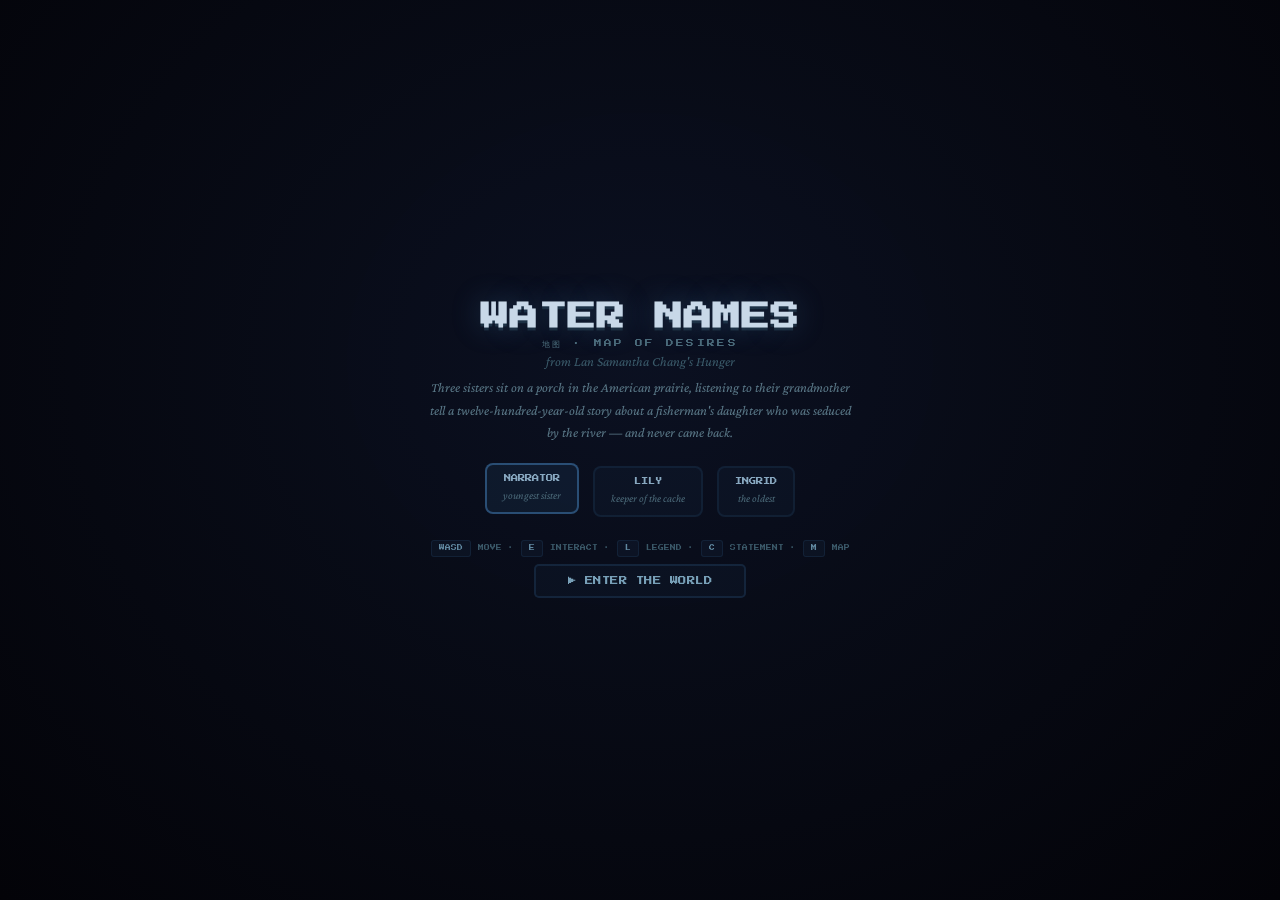
<file: media/water-names/index.html>
<!DOCTYPE html>
<html lang="en">
<head>
<meta charset="UTF-8">
<meta name="viewport" content="width=device-width, initial-scale=1.0">
<title>Water Names — Map of Desires</title>
<style>
  @import url('https://fonts.googleapis.com/css2?family=Press+Start+2P&family=Crimson+Pro:ital,wght@0,300;0,400;0,600;1,300;1,400&display=swap');
  *{margin:0;padding:0;box-sizing:border-box;}
  html,body{width:100%;height:100%;overflow:hidden;}
  body{background:#080810;font-family:'Crimson Pro',serif;color:#c0d0e0;}
  #gc{display:block;width:100%;height:100%;image-rendering:pixelated;image-rendering:crisp-edges;outline:none;}

  /* ── START SCREEN ── */
  #ss{position:fixed;inset:0;z-index:100;background:radial-gradient(ellipse at 50% 40%,rgba(12,18,35,0.92),rgba(3,3,8,0.99));display:flex;flex-direction:column;align-items:center;justify-content:center;transition:opacity 1s;}
  #ss.hide{opacity:0;pointer-events:none;}
  #ss h1{font-family:'Press Start 2P',monospace;font-size:clamp(1rem,4vw,1.8rem);color:#c8d8e8;margin-bottom:0.3em;text-shadow:0 0 30px rgba(80,140,200,0.3),0 3px 0 #1a2a3a;}
  .sub{font-family:'Press Start 2P',monospace;font-size:clamp(0.3rem,1.2vw,0.48rem);color:#4a6a7a;letter-spacing:0.3em;margin-bottom:0.5em;}
  .auth{font-size:0.85rem;color:#3a5a6a;font-style:italic;margin-bottom:0.6em;}
  .intro{max-width:460px;font-size:0.85rem;color:#5a7888;line-height:1.65;text-align:center;margin-bottom:1.6em;font-style:italic;padding:0 16px;}
  .chars{display:flex;gap:clamp(8px,2vw,14px);margin-bottom:1.4em;flex-wrap:wrap;justify-content:center;padding:0 10px;}
  .cp{background:rgba(50,100,150,0.06);border:2px solid rgba(50,100,150,0.16);border-radius:8px;padding:10px 16px;cursor:pointer;text-align:center;transition:all 0.25s;}
  .cp:hover,.cp.sel{background:rgba(50,100,150,0.14);border-color:rgba(70,130,190,0.5);transform:translateY(-3px);}
  .cp .cn{font-family:'Press Start 2P',monospace;font-size:0.45rem;color:#88a8c0;display:block;margin-bottom:3px;}
  .cp .cd{font-size:0.68rem;color:#4a6878;font-style:italic;}
  .inst{font-family:'Press Start 2P',monospace;font-size:clamp(0.28rem,0.9vw,0.36rem);color:#3a5868;line-height:2.4;text-align:center;margin-bottom:0.2em;}
  .k{display:inline-block;background:rgba(50,100,150,0.08);border:1px solid rgba(50,100,150,0.18);border-radius:3px;padding:1px 7px;margin:0 1px;color:#6088a0;}
  #go{font-family:'Press Start 2P',monospace;font-size:0.52rem;padding:11px 32px;background:rgba(50,100,150,0.06);border:2px solid rgba(50,100,150,0.24);border-radius:5px;color:#78a0b8;cursor:pointer;transition:all 0.3s;margin-top:0.7em;letter-spacing:0.06em;}
  #go:hover{background:rgba(50,100,150,0.16);border-color:rgba(70,130,190,0.5);color:#a8d0e8;transform:translateY(-2px);}

  /* ── ZONE BANNER ── */
  #zb{position:fixed;top:0;left:0;right:0;z-index:55;text-align:center;padding:14px 20px 18px;background:linear-gradient(to bottom,rgba(4,6,16,0.96) 60%,rgba(4,6,16,0));opacity:0;transition:opacity 0.7s;pointer-events:none;}
  #zb.vis{opacity:1;}
  #zb .zt{font-family:'Press Start 2P',monospace;font-size:0.5rem;color:#b8c8d8;letter-spacing:0.1em;margin-bottom:5px;}
  #zb .zs{font-size:0.8rem;color:#6888a0;font-style:italic;max-width:480px;margin:0 auto 5px;line-height:1.45;}
  #zb .zq{font-size:0.78rem;color:#8098a8;font-style:italic;max-width:440px;margin:0 auto;}
  #zb .zp{font-size:0.65rem;color:#384858;margin-top:2px;}

  /* ── QUOTE BOX ── */
  #qb{position:fixed;bottom:18px;left:50%;transform:translateX(-50%);z-index:60;max-width:540px;width:90%;background:rgba(4,6,16,0.97);border:1px solid rgba(50,100,150,0.2);border-radius:6px;padding:14px 18px 12px;opacity:0;pointer-events:none;transition:opacity 0.3s;box-shadow:0 6px 28px rgba(0,0,0,0.5);}
  #qb.vis{opacity:1;pointer-events:auto;}
  #qb .ln{font-family:'Press Start 2P',monospace;font-size:0.42rem;color:#88b0c8;margin-bottom:5px;letter-spacing:0.04em;}
  #qb .lf{font-size:0.82rem;color:#6888a0;margin-bottom:7px;line-height:1.45;}
  #qb .lq{font-size:0.92rem;color:#d0dce8;font-style:italic;line-height:1.6;margin-bottom:3px;}
  #qb .lp{font-size:0.68rem;color:#384858;margin-bottom:5px;}
  #qb .lc{font-size:0.78rem;color:#5878888;line-height:1.45;}
  .xb{position:absolute;top:5px;right:9px;background:none;border:none;color:#385060;font-size:1rem;cursor:pointer;padding:4px;transition:color 0.2s;}
  .xb:hover{color:#88a8c0;}

  /* ── LEGEND PANEL ── */
  #lp{position:fixed;top:50%;left:50%;transform:translate(-50%,-50%);z-index:70;width:min(400px,92vw);background:rgba(4,6,16,0.98);border:1px solid rgba(50,100,150,0.22);border-radius:6px;padding:18px 22px;opacity:0;pointer-events:none;transition:opacity 0.3s;max-height:85vh;overflow-y:auto;box-shadow:0 8px 36px rgba(0,0,0,0.6);}
  #lp.vis{opacity:1;pointer-events:auto;}
  #lp h2{font-family:'Press Start 2P',monospace;font-size:0.45rem;color:#88b0c8;margin-bottom:14px;text-align:center;letter-spacing:0.15em;}
  .ls{display:flex;align-items:flex-start;gap:12px;margin-bottom:12px;padding-bottom:12px;border-bottom:1px solid rgba(50,100,150,0.08);}
  .ls:last-child{border-bottom:none;margin-bottom:0;padding-bottom:0;}
  .ls canvas{flex-shrink:0;image-rendering:pixelated;}
  .ls .lt{font-family:'Press Start 2P',monospace;font-size:0.34rem;color:#78a0b8;margin-bottom:3px;}
  .ls .ld{font-size:0.78rem;color:#5878888;line-height:1.45;}
  .ls .lq2{font-size:0.72rem;color:#486070;font-style:italic;margin-top:3px;}

  /* ── CARTOGRAPHER STATEMENT ── */
  #cs{position:fixed;top:50%;left:50%;transform:translate(-50%,-50%);z-index:70;width:min(560px,94vw);max-height:88vh;overflow-y:auto;background:rgba(4,6,16,0.98);border:1px solid rgba(50,100,150,0.2);border-radius:6px;padding:22px 26px;opacity:0;pointer-events:none;transition:opacity 0.3s;box-shadow:0 8px 36px rgba(0,0,0,0.6);}
  #cs.vis{opacity:1;pointer-events:auto;}
  #cs h2{font-family:'Press Start 2P',monospace;font-size:0.42rem;color:#88b0c8;margin-bottom:14px;text-align:center;letter-spacing:0.12em;}
  #cs h3{font-family:'Press Start 2P',monospace;font-size:0.34rem;color:#6888a0;margin:14px 0 8px;letter-spacing:0.08em;}
  #cs p{font-size:0.82rem;color:#7898a8;line-height:1.65;margin-bottom:8px;text-indent:1.5em;}
  #cs p:first-of-type{text-indent:0;}
  #cs em{color:#90a8b8;}
  #cs strong{color:#a0b8c8;font-weight:600;}

  /* ── HUD ELEMENTS ── */
  #pr{position:fixed;bottom:78px;left:50%;transform:translateX(-50%);z-index:50;pointer-events:none;font-family:'Press Start 2P',monospace;font-size:0.34rem;color:#6088a0;background:rgba(4,6,16,0.7);padding:5px 12px;border-radius:3px;opacity:0;transition:opacity 0.3s;border:1px solid rgba(50,100,150,0.1);}
  #pr.vis{opacity:1;}

  .hud-btn{position:fixed;z-index:50;font-family:'Press Start 2P',monospace;font-size:0.32rem;color:#3a5868;background:rgba(4,6,16,0.65);padding:5px 9px;border-radius:3px;border:1px solid rgba(50,100,150,0.12);cursor:pointer;display:none;transition:all 0.2s;}
  .hud-btn:hover{color:#88a8c0;border-color:rgba(50,100,150,0.3);}
  #lb{top:14px;left:14px;}
  #cb{top:36px;left:14px;}
  #mb{top:58px;left:14px;}
  #dc{position:fixed;bottom:14px;left:14px;z-index:50;font-family:'Press Start 2P',monospace;font-size:0.28rem;color:#2a4050;display:none;}
</style>
</head>
<body>

<div id="ss">
  <h1>WATER NAMES</h1>
  <div class="sub">地图 · MAP OF DESIRES</div>
  <div class="auth">from Lan Samantha Chang's <em>Hunger</em></div>
  <div class="intro">Three sisters sit on a porch in the American prairie, listening to their grandmother tell a twelve-hundred-year-old story about a fisherman's daughter who was seduced by the river — and never came back.</div>
  <div class="chars">
    <div class="cp sel" data-c="0"><span class="cn">NARRATOR</span><span class="cd">youngest sister</span></div>
    <div class="cp" data-c="1"><span class="cn">LILY</span><span class="cd">keeper of the cache</span></div>
    <div class="cp" data-c="2"><span class="cn">INGRID</span><span class="cd">the oldest</span></div>
  </div>
  <div class="inst"><span class="k">WASD</span> MOVE · <span class="k">E</span> INTERACT · <span class="k">L</span> LEGEND · <span class="k">C</span> STATEMENT · <span class="k">M</span> MAP</div>
  <button id="go">▶ ENTER THE WORLD</button>
</div>

<canvas id="gc" tabindex="1"></canvas>

<div id="zb"><div class="zt" id="zn2"></div><div class="zs" id="zs2"></div><div class="zq" id="zq2"></div><div class="zp" id="zp2"></div></div>
<div id="qb"><button class="xb" id="qx">✕</button><div class="ln" id="qln"></div><div class="lf" id="qlf"></div><div class="lq" id="qlq"></div><div class="lp" id="qlp"></div><div class="lc" id="qlc"></div></div>
<div id="pr">PRESS E TO READ</div>
<button class="hud-btn" id="lb">L · LEGEND</button>
<button class="hud-btn" id="cb">C · STATEMENT</button>
<button class="hud-btn" id="mb">M · MAP</button>
<div id="dc">LANDMARKS: <span id="dcc">0</span>/11</div>

<!-- LEGEND -->
<div id="lp">
  <button class="xb" id="lx">✕</button>
  <h2>— THE LEGEND —</h2>
  <div class="ls"><canvas width="24" height="24" id="s0"></canvas><div><div class="lt">🔴 THE RED DOT</div><div class="ld">Represents storytelling and the passing of memory. Waipuo's cigarette tip is the only light on the porch — a tiny flame keeping centuries of stories alive.</div><div class="lq2">"The red dot flickered and danced, making ghostly shapes" (p. 116)</div></div></div>
  <div class="ls"><canvas width="24" height="24" id="s1"></canvas><div><div class="lt">💎 THE PEARL</div><div class="ld">Represents desire, temptation, and the pull toward the unknown. The pearl ring found inside the fish is what starts the daughter's obsession — a gift from a world she can see but never reach.</div><div class="lq2">"The river had put a spell on her heart" (p. 118)</div></div></div>
  <div class="ls"><canvas width="24" height="24" id="s2"></canvas><div><div class="lt">💧 THE WATER DROP</div><div class="ld">Represents ancestral power — the force that both sustains and destroys. The family survives because they carry the river inside them, but the river is also what takes the daughter away.</div><div class="lq2">"We have the spirit of the river in us" (p. 116)</div></div></div>
</div>

<!-- CARTOGRAPHER STATEMENT -->
<div id="cs">
  <button class="xb" id="cx">✕</button>
  <h2>— CARTOGRAPHER STATEMENT —</h2>
  <p>Lan Samantha Chang's "Water Names" follows three Chinese American sisters listening to their grandmother Waipuo tell a story about an ancestor's daughter who was lured by the river and disappeared during a flood. The story explores oral tradition, desire, and the distance between generations in an immigrant family.</p>
  <h3>MAP ELEMENTS</h3>
  <p>The map is divided into four symbolic terrains. <strong>The Dried Lake</strong> is a cracked lakebed where layers of sediment represent layers of memory, corresponding to storytelling and cultural preservation, anchored by the quote <em>"The red dot flickered and danced, making ghostly shapes as she moved her hands like a magician in the dark"</em> (p. 116), which shows that Waipuo's storytelling is not casual but an act of keeping centuries alive. <strong>The Glowing Lake</strong> represents desire and temptation, a beautiful surface hiding danger. The quote <em>"Or perhaps she lost her mind to desiring"</em> (p. 119) is placed here because Chang deliberately leaves the daughter's fate ambiguous — the word "perhaps" refuses to judge whether desire is madness or courage. <strong>The Bridge Between Worlds</strong> represents the generational gap. The quote <em>"We had only known blue swimming pools"</em> (p. 117) captures the divide: the granddaughters' safe, chlorinated experience of water versus the wild Yangtze their family came from.</p>
  <h3>LEGEND SYMBOLS</h3>
  <p><strong>The Red Dot</strong> (Waipuo's cigarette tip) marks places tied to storytelling — it appears at Waipuo's Stone Chair and The Unanswered Question because both involve the act of passing down or withholding narrative. <strong>The Pearl</strong> marks desire, appearing where characters are pulled toward something they cannot have, including Lily's Buried Cache, where old-world treasures that <em>"would be only a bauble"</em> (p. 118) in America echo the pearl ring's lost value. <strong>The Water Drop</strong> marks ancestral power, placed at The Broken Dam and The Mosquito Lanterns because even on an American porch, the family carries <em>"the spirit of the river"</em> (p. 116) inside them — water is not a place but an identity that travels across generations.</p>
</div>

<script>
const T=16,MW=80,MH=80,SC=3;
const COLS=[
  {skin:'#e8b8a8',hair:'#3a2020',shirt:'#c85868',shoe:'#3a2028'},
  {skin:'#d8c8b8',hair:'#1a2a3a',shirt:'#4888a8',shoe:'#1a2030'},
  {skin:'#e0d0b8',hair:'#2a2a18',shirt:'#78a040',shoe:'#2a2818'}
];
const E=0,DT=1,CK=2,GR=3,DG=4,GW=6,ST=7,BW=8,SN=9,RK=10,TR=11,RP=13,PT=14,FL=15;

const ZONES=[
  {name:'THE DRIED LAKE',desc:'A cracked lakebed where stories settle like sediment — each layer a generation of voices.',quote:'\u201C...just to keep up your Chinese,\u201D she said, and the red dot flickered and danced.',page:'p. 116',cx:20,cy:20,key:'dried',col:'#d4a574'},
  {name:'THE GLOWING LAKE',desc:'A luminous body of water that promises beauty but hides a kingdom no one returns from.',quote:'\u201CShe went to join the kingdom of her beloved.\u201D',page:'p. 119',cx:58,cy:20,key:'glow',col:'#40d8d0'},
  {name:'THE RIVER RAPIDS',desc:'A torrent that has shaped this family for a thousand years — carrying them forward, wearing down everything.',quote:'\u201CWe have survived countless floods and seasons of ill-fortune because we have the spirit of the river in us.\u201D',page:'p. 116',cx:60,cy:60,key:'rapids',col:'#4a8aaa'},
  {name:'THE BRIDGE BETWEEN WORLDS',desc:'A crossing between the American present and the Chinese past — the porch where three sisters sit, caught between two worlds.',quote:'\u201CWe had only known blue swimming pools.\u201D',page:'p. 117',cx:20,cy:60,key:'bridge',col:'#e0c060'}
];

const LMS=[
  {name:"Waipuo\u2019s Stone Chair",tx:15,ty:18,z:'dried',sp:0,sym:0,folk:'They say an old woman still sits here at dusk, and if you listen carefully, you can hear her voice rising from the cracks in the stone.',q:'\u201CThe red dot flickered and danced, making ghostly shapes as she moved her hands like a magician in the dark.\u201D',p:'p. 116',c:'Waipuo is a magician \u2014 her cigarette tip is the only light, and with it she conjures a world the girls have never seen. Storytelling is her power.'},
  {name:"The Cormorant Perch",tx:25,ty:12,z:'dried',sp:1,sym:0,folk:'A petrified branch where a black bird once sat. The fishermen say the bird still dives at night, hunting stories instead of fish.',q:'\u201CWhen I was young, my own grandmother once told me the story of Wen Zhiqing\u2019s daughter.\u201D',p:'p. 117',c:'The story passes grandmother to grandmother, each voice carrying the last. The perch represents how stories survive \u2014 by being retold.'},
  {name:"The Sediment Shelf",tx:20,ty:25,z:'dried',sp:2,sym:0,folk:'If you dig through the layers here, each one holds a different century. The deepest layers still smell like the Yangtze.',q:'\u201COur ancestors have lived near the mouth of this river, the ever-changing delta, near a city called Nanjing, for more than a thousand years.\u201D',p:'p. 116',c:'A thousand years of family compressed into layers of earth \u2014 memory isn\u2019t just remembered, it\u2019s geological.'},
  {name:"The Pearl",tx:55,ty:18,z:'glow',sp:3,sym:1,folk:'A single pearl glows at the center of the lake. Everyone can see it. No one who reaches for it comes back the same.',q:'\u201CThe river had put a spell on her heart.\u201D',p:'p. 118',c:'The pearl is the entry point of desire \u2014 one beautiful object pulled from the water, and suddenly the daughter can\u2019t stop wanting more.'},
  {name:"The Daughter\u2019s Shore",tx:63,ty:25,z:'glow',sp:4,sym:1,folk:'Footprints worn deep into stone by someone who came back every night, staring at her own reflection until she saw someone else staring back.',q:'\u201CAnd her yearning for him filled her heart with sorrow and fear.\u201D',p:'p. 118',c:'The daughter\u2019s desire is so strong it becomes a physical mark on the world.'},
  {name:"The Mirage Island",tx:52,ty:12,z:'glow',sp:5,sym:1,folk:'An island that shimmers in the distance. Travelers swear it\u2019s real, but it dissolves when you get close.',q:'\u201COr perhaps she lost her mind to desiring.\u201D',p:'p. 119',c:'Waipuo never says whether the daughter was brave or foolish. The mirage is the ambiguity itself.'},
  {name:"The Broken Dam",tx:62,ty:55,z:'rapids',sp:6,sym:2,folk:'The locals built this dam three times. Three times the river tore it down. Now they leave the stones as a reminder.',q:'\u201CWe have survived countless floods and seasons of ill-fortune because we have the spirit of the river in us.\u201D',p:'p. 116',c:'The family doesn\u2019t fight the river \u2014 they become it. Their survival is to be as unstoppable as water.'},
  {name:"The Flood Mark",tx:55,ty:63,z:'rapids',sp:7,sym:2,folk:'A tall stone scored with a blue line showing how high the water rose the night the daughter disappeared.',q:'\u201CUnlike mountains, we cannot be powdered down or broken apart. Instead, we run together, like raindrops.\u201D',p:'p. 116',c:'Chang\u2019s central metaphor \u2014 this family is water, not stone. They survive by merging and outlasting.'},
  {name:"The Mosquito Lanterns",tx:25,ty:55,z:'bridge',sp:8,sym:2,folk:'Three paper lanterns that attract every mosquito for miles. The sisters fight over who sits closest, and who sits farthest.',q:'\u201CWe had only known blue swimming pools, but we tried to imagine the sudden shock of cold and the plunge, deep into water.\u201D',p:'p. 117',c:'The granddaughters\u2019 entire experience of water is chlorinated and safe. They have to imagine the Yangtze.'},
  {name:"Lily\u2019s Buried Cache",tx:15,ty:63,z:'bridge',sp:9,sym:1,folk:'Under the bridge, someone buried a chest of old treasures \u2014 silk purses, bracelets, a gold pin. Things that meant everything in one world and nothing in another.',q:'\u201CA world where such a beautiful ring would be only a bauble!\u201D',p:'p. 118',c:'The pearl ring is priceless in China but meaningless in America. Lily\u2019s hidden cache mirrors this.'},
  {name:"The Unanswered Question",tx:20,ty:69,z:'bridge',sp:10,sym:0,folk:'A stone carved with a single question mark. No one has ever answered it. Some say the question is the answer.',q:'\u201CWho knows?\u201D',p:'p. 119',c:'Waipuo\u2019s final word. She refuses to explain the story\u2019s ending, leaving the girls suspended in uncertainty.'}
];
const NS={name:'\u2605 THE NORTH STAR \u2014 THE ULTIMATE HUNGER',tx:40,ty:3,sp:11,sym:-1,
  folk:'The brightest point above the prairie. The girls looked up after Waipuo went inside, breathing their dreams in the lingering smoke.',
  q:'\u201CTheir brilliant pinpoints mapped the heavens. They glittered over us, over Waipuo in her room, the house, and the small city we lived in, the great waves of grass that ran for miles around us, the ground beneath as dry and hard as bone.\u201D',
  p:'p. 119',c:'The Ultimate Hunger: the desire to belong \u2014 to the river, to the family, to a story that never ends.'};

const SYMS=[{x:18,y:20,s:0},{x:22,y:14,s:0},{x:20,y:38,s:0},{x:40,y:8,s:0},{x:19,y:67,s:0},{x:28,y:18,s:0},{x:58,y:22,s:1},{x:50,y:15,s:1},{x:60,y:28,s:1},{x:17,y:60,s:1},{x:55,y:20,s:1},{x:60,y:58,s:2},{x:57,y:50,s:2},{x:65,y:62,s:2},{x:23,y:58,s:2},{x:42,y:55,s:2}];

let canvas,ctx,map=[];
let px,py,pdir=0,pfr=0,pa=0,ci=0;
let keys={},started=false,showQ=false,showL=false,showC=false,showM=false,nearLM=null;
let camX=0,camY=0,time=0,sW,sH,lastT=0;
let parts=[];
let curZone=null,zFade=0;
let disc=new Set();

canvas=document.getElementById('gc');ctx=canvas.getContext('2d');
function resize(){sW=innerWidth;sH=innerHeight;canvas.width=sW;canvas.height=sH;ctx.imageSmoothingEnabled=false;}
resize();addEventListener('resize',resize);

// MAP
(function(){
  for(let y=0;y<MH;y++){map[y]=[];for(let x=0;x<MW;x++){
    let t=E;const nw=x<40&&y<40,ne=x>=40&&y<40,se=x>=40&&y>=40,sw=x<40&&y>=40;
    if(nw){const d=Math.hypot(x-20,y-20);t=d<9?CK:d<13?SN:DT;if(d>7&&d<26&&Math.random()<.02)t=RK;if(d>14&&Math.random()<.012)t=TR;}
    else if(ne){const d=Math.hypot(x-58,y-20);t=d<7?GW:d<10?SN:DG;if(d>9&&Math.random()<.03)t=TR;}
    else if(se){const rd=Math.abs((x-40)-(y-40))/1.41;t=rd<2.5?RP:rd<4?SN:GR;if(rd>4.5&&Math.random()<.035)t=TR;if(rd>3.5&&Math.random()<.015)t=RK;}
    else if(sw){t=DG;if(x>=19&&x<=21)t=PT;if(x>=19&&x<=21&&y>=48&&y<=52)t=BW;if(t===DG&&Math.random()<.02)t=TR;}
    if(x===0||y===0||x===MW-1||y===MH-1)t=RK;
    if(y<6&&x>35&&x<45)t=ST;
    if(t===GR&&Math.random()<.05)t=FL;if(t===DG&&Math.random()<.035)t=FL;
    map[y][x]=t;
  }}
  for(let i=2;i<MW-2;i++){for(let w=-1;w<=1;w++){if(40+w>0&&40+w<MH-1)map[40+w][i]=PT;if(40+w>0&&40+w<MW-1)map[i][40+w]=PT;}}
  for(let y=2;y<40;y++)for(let w=-1;w<=1;w++)if(40+w>0&&40+w<MW-1)map[y][40+w]=PT;
  for(let i=8;i<35;i++){map[20][i]=PT;map[21][i]=PT;}
  for(let i=42;i<70;i++){map[20][i]=PT;map[21][i]=PT;}
  for(let i=42;i<70;i++){map[55][i]=PT;map[56][i]=PT;}
  for(let i=8;i<35;i++){map[55][i]=PT;map[56][i]=PT;}
  for(let y=10;y<30;y++){map[y][15]=PT;map[y][25]=PT;map[y][20]=PT;map[y][55]=PT;map[y][63]=PT;map[y][52]=PT;}
  for(let y=50;y<72;y++){map[y][15]=PT;map[y][25]=PT;map[y][20]=PT;map[y][55]=PT;map[y][62]=PT;}
  [...LMS,NS].forEach(lm=>{for(let dy=-2;dy<=2;dy++)for(let dx=-2;dx<=2;dx++){const tx2=lm.tx+dx,ty2=lm.ty+dy;if(tx2>0&&tx2<MW-1&&ty2>0&&ty2<MH-1&&solid(map[ty2][tx2]))map[ty2][tx2]=PT;}map[lm.ty][lm.tx]=ST;});
})();
px=30*T;py=30*T;
for(let dy=-2;dy<=2;dy++)for(let dx=-2;dx<=2;dx++){const sx=30+dx,sy=30+dy;if(sx>0&&sx<MW-1&&sy>0&&sy<MH-1)map[sy][sx]=PT;}
for(let i=0;i<90;i++)parts.push({x:Math.random()*MW*T,y:Math.random()*MH*T,vx:(Math.random()-.5)*10,vy:(Math.random()-.5)*10,life:Math.random()*5,ml:3+Math.random()*4});

// Legend symbols
function dSC(id,type){const sc=document.getElementById(id);if(!sc)return;const c=sc.getContext('2d');c.imageSmoothingEnabled=false;
  if(type===0){c.fillStyle='#ff3300';c.beginPath();c.arc(12,12,6,0,Math.PI*2);c.fill();c.fillStyle='#ff6633';c.beginPath();c.arc(12,11,3,0,Math.PI*2);c.fill();}
  else if(type===1){c.fillStyle='#40d8d0';c.beginPath();c.arc(12,12,7,0,Math.PI*2);c.fill();c.fillStyle='#ffeedd';c.beginPath();c.arc(12,12,4,0,Math.PI*2);c.fill();}
  else{c.fillStyle='#4a8aaa';c.beginPath();c.moveTo(12,3);c.bezierCurveTo(4,10,4,18,12,22);c.bezierCurveTo(20,18,20,10,12,3);c.fill();c.fillStyle='#6ab0d0';c.beginPath();c.moveTo(12,6);c.bezierCurveTo(7,11,7,16,12,19);c.fill();}
}
dSC('s0',0);dSC('s1',1);dSC('s2',2);

// UI wiring
document.querySelectorAll('.cp').forEach(b=>{b.addEventListener('click',e=>{e.stopPropagation();document.querySelectorAll('.cp').forEach(x=>x.classList.remove('sel'));b.classList.add('sel');ci=parseInt(b.dataset.c);});});
document.getElementById('go').addEventListener('click',()=>{started=true;document.getElementById('ss').classList.add('hide');['lb','cb','mb'].forEach(id=>document.getElementById(id).style.display='block');document.getElementById('dc').style.display='block';canvas.focus();});
function closeAll(){showQ=false;showL=false;showC=false;showM=false;document.getElementById('qb').classList.remove('vis');document.getElementById('lp').classList.remove('vis');document.getElementById('cs').classList.remove('vis');canvas.focus();}
document.getElementById('qx').addEventListener('click',closeAll);
document.getElementById('lx').addEventListener('click',closeAll);
document.getElementById('cx').addEventListener('click',closeAll);
document.getElementById('lb').addEventListener('click',()=>{closeAll();showL=true;document.getElementById('lp').classList.add('vis');});
document.getElementById('cb').addEventListener('click',()=>{closeAll();showC=true;document.getElementById('cs').classList.add('vis');});
document.getElementById('mb').addEventListener('click',()=>{if(showM){closeAll();}else{closeAll();showM=true;}});
canvas.addEventListener('click',()=>canvas.focus());

function anyPanel(){return showQ||showL||showC||showM;}

function kd(e){if(!started)return;
  if(['KeyW','KeyA','KeyS','KeyD','ArrowUp','ArrowDown','ArrowLeft','ArrowRight','KeyE','KeyL','KeyC','KeyM','Escape'].includes(e.code))e.preventDefault();
  keys[e.code]=true;
  if(e.code==='KeyE'&&nearLM&&!anyPanel()){showQ=true;disc.add(nearLM.name);document.getElementById('dcc').textContent=disc.size;
    document.getElementById('qln').textContent=nearLM.name;document.getElementById('qlf').textContent=nearLM.folk;
    document.getElementById('qlq').textContent=nearLM.q;document.getElementById('qlp').textContent=nearLM.p;
    document.getElementById('qlc').textContent=nearLM.c;document.getElementById('qb').classList.add('vis');document.getElementById('pr').classList.remove('vis');}
  if(e.code==='KeyL'&&!showQ&&!showC&&!showM){showL=!showL;document.getElementById('lp').classList.toggle('vis');if(!showL)canvas.focus();}
  if(e.code==='KeyC'&&!showQ&&!showL&&!showM){showC=!showC;document.getElementById('cs').classList.toggle('vis');if(!showC)canvas.focus();}
  if(e.code==='KeyM'){if(showM){closeAll();}else{closeAll();showM=true;}}
  if(e.code==='Escape')closeAll();
}
function ku(e){keys[e.code]=false;}
canvas.addEventListener('keydown',kd);canvas.addEventListener('keyup',ku);document.addEventListener('keydown',kd);document.addEventListener('keyup',ku);

// TILE
function tc(t,x,y,tm){const f=Math.sin(tm*2.5+x*.5+y*.7);
  switch(t){case E:return'#080810';case DT:return(x+y)%3===0?'#9a8465':(x+y)%5===0?'#a08a68':'#8b7555';
  case CK:return(x*7+y*13)%5<2?'#7a6a4a':'#5a4a2a';case GR:return(x+y)%2?'#3a6a2a':'#4a7a3a';
  case DG:return(x+y)%2?'#1a3a2a':'#2a4a3a';case GW:return`rgb(15,${168+Math.floor(f*35)},${183+Math.floor(f*30)})`;
  case ST:return(x+y)%2?'#525250':'#5a5a58';case BW:return(x+y)%2?'#6a4a2a':'#7a5a3a';
  case SN:return(x+y)%3===0?'#c8b890':(x+y)%3===1?'#baa878':'#c0b088';case RK:return'#3a3a3a';case TR:return'#1a3a1a';
  case RP:return`rgb(${33+Math.floor(f*22)},${88+Math.floor(f*22)},${130+Math.floor(f*22)})`;
  case PT:return(x+y)%2?'#7a6a5a':'#8a7a6a';case FL:return(x+y)%2?'#3a6a2a':'#4a7a3a';default:return'#080810';}}
function solid(t){return t===RK||t===TR||t===GW||t===RP;}
function blocked(wx,wy){const tx=Math.floor(wx/T),ty=Math.floor(wy/T);if(tx<0||ty<0||tx>=MW||ty>=MH)return true;return solid(map[ty][tx]);}

// SPRITES
function drawTree(sx,sy,s,x,y){const sd=(x*31+y*17)%7;ctx.fillStyle=sd%2?'#4a3420':'#3a2a1a';ctx.fillRect(sx+s/2-s*.1,sy+s*.45,s*.2,s*.55);ctx.fillStyle=['#1a4a1a','#2a5a2a','#1a3a18'][sd%3];ctx.fillRect(sx+s*.08,sy+s*.12,s*.84,s*.42);ctx.fillStyle=['#2a5a2a','#1a3a18','#1a4a1a'][(sd+1)%3];ctx.fillRect(sx+s*.18,sy+s*.02,s*.64,s*.32);ctx.fillStyle='rgba(70,130,55,0.18)';ctx.fillRect(sx+s*.2,sy+s*.08,s*.24,s*.16);}
function drawRock(sx,sy,s){ctx.fillStyle='#3a3a38';ctx.fillRect(sx+s*.08,sy+s*.18,s*.84,s*.72);ctx.fillStyle='#4a4a48';ctx.fillRect(sx+s*.15,sy+s*.12,s*.6,s*.5);ctx.fillStyle='rgba(90,90,85,0.2)';ctx.fillRect(sx+s*.2,sy+s*.15,s*.18,s*.14);}
function drawFlower(sx,sy,s,x,y,tm){const sd=(x*11+y*23)%6;ctx.fillStyle=['#e88','#da8','#d8d','#8bd','#dd8','#e8a'][sd];ctx.fillRect(sx+s*.3+(sd%3)*s*.1,sy+s*.25+Math.sin(tm*2+sd)*s*.03,s*.14,s*.14);ctx.fillStyle='#2a5a2a';ctx.fillRect(sx+s*.35+(sd%3)*s*.1,sy+s*.39+Math.sin(tm*2+sd)*s*.03,s*.05,s*.2);}
function drawSym(sx,sy,s,type,tm){const p2=.5+Math.sin(tm*3)*.3;ctx.globalAlpha=p2*.5;
  if(type===0){ctx.fillStyle='#ff3300';ctx.beginPath();ctx.arc(sx+s/2,sy+s/2,s*.13,0,Math.PI*2);ctx.fill();}
  else if(type===1){ctx.fillStyle='#40d8d0';ctx.beginPath();ctx.arc(sx+s/2,sy+s/2,s*.15,0,Math.PI*2);ctx.fill();ctx.fillStyle='#ffeedd';ctx.beginPath();ctx.arc(sx+s/2,sy+s/2,s*.08,0,Math.PI*2);ctx.fill();}
  else{ctx.fillStyle='#4a8aaa';ctx.beginPath();const cx2=sx+s/2,cy2=sy+s/2;ctx.moveTo(cx2,cy2-s*.15);ctx.bezierCurveTo(cx2-s*.12,cy2,cx2-s*.12,cy2+s*.12,cx2,cy2+s*.17);ctx.bezierCurveTo(cx2+s*.12,cy2+s*.12,cx2+s*.12,cy2,cx2,cy2-s*.15);ctx.fill();}
  ctx.globalAlpha=1;}

function drawLM(lm,sx,sy,s,t){
  const pl=Math.sin(t*3)*.15+.85;const d=disc.has(lm.name);
  const zc={dried:'#d4a574',glow:'#40d8d0',rapids:'#4a8aaa',bridge:'#e0c060'};const col=zc[lm.z]||'#ffeedd';
  // Outer glow
  ctx.globalAlpha=.15*pl;ctx.fillStyle=col;ctx.beginPath();ctx.arc(sx+s/2,sy+s/2,s*1.1,0,Math.PI*2);ctx.fill();
  // Ring
  ctx.strokeStyle=col;ctx.lineWidth=d?1:2;ctx.globalAlpha=(d?.12:.28)*pl;ctx.beginPath();ctx.arc(sx+s/2,sy+s/2,s*.7+Math.sin(t*2)*s*.08,0,Math.PI*2);ctx.stroke();ctx.globalAlpha=1;

  const sp=lm.sp;
  if(sp===0){ctx.fillStyle='#6a6058';ctx.fillRect(sx+s*.12,sy+s*.4,s*.76,s*.2);ctx.fillRect(sx+s*.12,sy+s*.12,s*.14,s*.48);ctx.fillStyle='#ff3300';ctx.fillRect(sx+s*.68,sy+s*.28,s*.1,s*.1);ctx.fillStyle=`rgba(255,50,0,${.35*pl})`;ctx.beginPath();ctx.arc(sx+s*.73,sy+s*.33,s*.14,0,Math.PI*2);ctx.fill();}
  else if(sp===1){ctx.fillStyle='#4a3a2a';ctx.fillRect(sx+s*.44,sy+s*.08,s*.12,s*.85);ctx.fillRect(sx+s*.18,sy+s*.14,s*.64,s*.08);ctx.fillStyle='#1a1a1a';ctx.fillRect(sx+s*.18,sy+s*.02,s*.18,s*.14);}
  else if(sp===2){ctx.fillStyle='#8a7a5a';ctx.fillRect(sx+s*.1,sy+s*.55,s*.8,s*.12);ctx.fillStyle='#7a6a4a';ctx.fillRect(sx+s*.1,sy+s*.67,s*.8,s*.1);ctx.fillStyle='#6a5a3a';ctx.fillRect(sx+s*.1,sy+s*.77,s*.8,s*.08);}
  else if(sp===3){ctx.fillStyle=`rgba(64,216,208,${.3*pl})`;ctx.beginPath();ctx.arc(sx+s/2,sy+s/2,s*.4,0,Math.PI*2);ctx.fill();ctx.fillStyle='#ffeedd';ctx.beginPath();ctx.arc(sx+s/2,sy+s*.44,s*.17,0,Math.PI*2);ctx.fill();ctx.fillStyle='#fff';ctx.fillRect(sx+s*.44,sy+s*.36,s*.05,s*.05);}
  else if(sp===4){for(let i=0;i<5;i++){ctx.fillStyle=i%2?'#3a4a5a':'#4a5a6a';ctx.fillRect(sx+s*.18+Math.sin(i+t)*s*.07,sy+s*.15+i*s*.15,s*.16,s*.07);}}
  else if(sp===5){ctx.globalAlpha=.16*pl;ctx.fillStyle='#40d8d0';ctx.beginPath();ctx.arc(sx+s/2,sy+s/2,s*.4,0,Math.PI*2);ctx.fill();ctx.globalAlpha=.08*pl;ctx.beginPath();ctx.arc(sx+s/2,sy+s/2,s*.55,0,Math.PI*2);ctx.fill();ctx.globalAlpha=1;}
  else if(sp===6){for(let i=0;i<5;i++){const h=s*(.22+Math.sin(i*2.3)*.1);ctx.fillStyle=i%2?'#5a5a50':'#4a4a45';ctx.fillRect(sx+i*s*.18+s*.05,sy+s*.72-h,s*.15,h);}}
  else if(sp===7){ctx.fillStyle='#5a5a55';ctx.fillRect(sx+s*.38,sy+s*.08,s*.24,s*.84);ctx.fillStyle='#4a8aaa';ctx.fillRect(sx+s*.33,sy+s*.28,s*.34,s*.06);ctx.fillStyle=`rgba(74,138,170,${.25*pl})`;ctx.fillRect(sx+s*.3,sy+s*.24,s*.4,s*.12);}
  else if(sp===8){for(let i=0;i<3;i++){ctx.fillStyle='#4a3a2a';ctx.fillRect(sx+s*.12+i*s*.3,sy+s*.28,s*.05,s*.55);ctx.fillStyle=`rgba(224,192,96,${.6*pl})`;ctx.beginPath();ctx.arc(sx+s*.15+i*s*.3,sy+s*.22,s*.11,0,Math.PI*2);ctx.fill();ctx.fillStyle=`rgba(224,192,96,${.12*pl})`;ctx.beginPath();ctx.arc(sx+s*.15+i*s*.3,sy+s*.22,s*.24,0,Math.PI*2);ctx.fill();}}
  else if(sp===9){ctx.fillStyle='#5a3a1a';ctx.fillRect(sx+s*.18,sy+s*.42,s*.64,s*.36);ctx.fillStyle='#6a4a2a';ctx.fillRect(sx+s*.2,sy+s*.38,s*.6,s*.34);ctx.fillStyle='#ffd700';ctx.fillRect(sx+s*.52,sy+s*.32,s*.11,s*.11);ctx.fillStyle=`rgba(255,215,0,${.18*pl})`;ctx.beginPath();ctx.arc(sx+s*.57,sy+s*.37,s*.14,0,Math.PI*2);ctx.fill();}
  else if(sp===10){ctx.fillStyle=`rgba(138,138,128,${.55+.3*pl})`;ctx.font=`bold ${Math.floor(s*.6)}px "Press Start 2P",monospace`;ctx.textAlign='center';ctx.textBaseline='middle';ctx.fillText('?',sx+s/2,sy+s/2);}
  else if(sp===11){ctx.fillStyle=`rgba(255,238,221,${.5+.35*pl})`;ctx.beginPath();const cx2=sx+s/2,cy2=sy+s/2,r=s*.36;for(let i=0;i<8;i++){const a=i*Math.PI/4-Math.PI/2,rd=i%2===0?r:r*.3;ctx.lineTo(cx2+Math.cos(a)*rd,cy2+Math.sin(a)*rd);}ctx.closePath();ctx.fill();ctx.fillStyle=`rgba(255,238,221,${.1*pl})`;ctx.beginPath();ctx.arc(cx2,cy2,s*.55,0,Math.PI*2);ctx.fill();}
  if(d){ctx.fillStyle='rgba(90,210,110,0.65)';ctx.font=`bold ${Math.floor(s*.22)}px sans-serif`;ctx.textAlign='right';ctx.fillText('\u2713',sx+s*.95,sy+s*.2);}
}

function drawPlayer(sx,sy,s){
  const c=COLS[ci],fr=pfr%4,w=fr===1||fr===3,b=w?-1:0;
  ctx.fillStyle='rgba(0,0,0,0.22)';ctx.beginPath();ctx.ellipse(sx+s/2,sy+s*.9,s*.28,s*.05,0,0,Math.PI*2);ctx.fill();
  ctx.fillStyle=c.shoe;if(w){ctx.fillRect(sx+s*.22,sy+s*.78+b,s*.15,s*.11);ctx.fillRect(sx+s*.58,sy+s*.72+b,s*.15,s*.11);}else{ctx.fillRect(sx+s*.28,sy+s*.78+b,s*.15,s*.11);ctx.fillRect(sx+s*.52,sy+s*.78+b,s*.15,s*.11);}
  ctx.fillStyle='#2a2a3a';if(w){ctx.fillRect(sx+s*.28,sy+s*.65+b,s*.13,s*.16);ctx.fillRect(sx+s*.58,sy+s*.62+b,s*.13,s*.16);}else{ctx.fillRect(sx+s*.32,sy+s*.65+b,s*.13,s*.17);ctx.fillRect(sx+s*.54,sy+s*.65+b,s*.13,s*.17);}
  ctx.fillStyle=c.shirt;ctx.fillRect(sx+s*.24,sy+s*.35+b,s*.52,s*.32);
  ctx.fillStyle=c.skin;if(w){ctx.fillRect(sx+s*.16,sy+s*.38+b,s*.09,s*.18);ctx.fillRect(sx+s*.74,sy+s*.42+b,s*.09,s*.18);}else{ctx.fillRect(sx+s*.18,sy+s*.4+b,s*.09,s*.18);ctx.fillRect(sx+s*.72,sy+s*.4+b,s*.09,s*.18);}
  ctx.fillStyle=c.skin;ctx.fillRect(sx+s*.26,sy+s*.12+b,s*.48,s*.27);
  ctx.fillStyle=c.hair;ctx.fillRect(sx+s*.22,sy+s*.06+b,s*.56,s*.14);ctx.fillRect(sx+s*.22,sy+s*.06+b,s*.1,s*.2);ctx.fillRect(sx+s*.68,sy+s*.06+b,s*.1,s*.2);
  ctx.fillStyle='#1a1a1a';if(pdir===0){ctx.fillRect(sx+s*.32,sy+s*.24+b,s*.07,s*.05);ctx.fillRect(sx+s*.56,sy+s*.24+b,s*.07,s*.05);}else if(pdir===1){ctx.fillRect(sx+s*.28,sy+s*.22+b,s*.07,s*.05);}else if(pdir===2){ctx.fillRect(sx+s*.62,sy+s*.22+b,s*.07,s*.05);}
}

// Pre-render map texture to offscreen canvas
const mapCanvas=document.createElement('canvas');
mapCanvas.width=MW;mapCanvas.height=MH;
const mctx=mapCanvas.getContext('2d');
mctx.imageSmoothingEnabled=false;
let mapDirty=true;

function renderMapTexture(){
  for(let y=0;y<MH;y++)for(let x=0;x<MW;x++){
    const t=map[y][x];
    let c='#080810';
    switch(t){
      case DT:c=(x+y)%3===0?'#8a7558':'#7a6548';break;
      case CK:c=(x*7+y*13)%5<2?'#6a5a3a':'#4a3a22';break;
      case GR:c=(x+y)%2?'#3a6a2a':'#4a7a3a';break;
      case DG:c=(x+y)%2?'#1a3a2a':'#2a4a3a';break;
      case GW:c='#18a8a0';break;
      case ST:c='#555553';break;
      case BW:c='#6a4a2a';break;
      case SN:c=(x+y)%2?'#b8a878':'#c0b088';break;
      case RK:c='#333331';break;
      case TR:c='#1a4a1a';break;
      case RP:c='#2a6a90';break;
      case PT:c='#706050';break;
      case FL:c=(x+y)%3===0?'#c88080':(x+y)%3===1?'#80b880':'#8888c0';break;
    }
    mctx.fillStyle=c;
    mctx.fillRect(x,y,1,1);
  }
  mapDirty=false;
}
renderMapTexture();

function drawMini(){
  const mw=140,mh=140,mx=sW-mw-14,my=14;
  // Background frame
  ctx.fillStyle='rgba(2,4,12,0.92)';
  ctx.fillRect(mx-5,my-5,mw+10,mh+10);
  ctx.strokeStyle='rgba(50,100,150,0.22)';ctx.lineWidth=1;
  ctx.strokeRect(mx-5,my-5,mw+10,mh+10);

  // Draw actual map texture
  ctx.drawImage(mapCanvas,0,0,MW,MH,mx,my,mw,mh);

  // Slight darkening overlay for contrast
  ctx.fillStyle='rgba(0,0,0,0.15)';ctx.fillRect(mx,my,mw,mh);

  const ts=mw/MW;

  // Zone border lines (subtle)
  ctx.strokeStyle='rgba(160,190,220,0.12)';ctx.setLineDash([3,3]);ctx.lineWidth=1;
  ctx.beginPath();ctx.moveTo(mx+40*ts,my);ctx.lineTo(mx+40*ts,my+mh);
  ctx.moveTo(mx,my+40*ts);ctx.lineTo(mx+mw,my+40*ts);ctx.stroke();ctx.setLineDash([]);

  // Zone labels
  ctx.fillStyle='rgba(200,220,240,0.3)';ctx.font='4px "Press Start 2P"';ctx.textAlign='center';
  ctx.fillText('DRIED',mx+20*ts,my+18*ts);ctx.fillText('LAKE',mx+20*ts,my+22*ts);
  ctx.fillText('GLOWING',mx+58*ts,my+18*ts);ctx.fillText('LAKE',mx+58*ts,my+22*ts);
  ctx.fillText('RAPIDS',mx+60*ts,my+60*ts);
  ctx.fillText('BRIDGE',mx+20*ts,my+60*ts);

  // Landmarks
  const zcc={dried:'#d4a574',glow:'#40d8d0',rapids:'#4a8aaa',bridge:'#e0c060'};
  LMS.forEach(l=>{
    const lx=mx+l.tx*ts,ly=my+l.ty*ts,d=disc.has(l.name);
    // Glow ring
    ctx.fillStyle=d?'rgba(90,210,110,0.12)':(zcc[l.z]||'#888')+'18';
    ctx.beginPath();ctx.arc(lx,ly,5,0,Math.PI*2);ctx.fill();
    // Dot
    ctx.fillStyle=d?'rgba(90,210,110,0.85)':zcc[l.z]||'#888';
    ctx.beginPath();ctx.arc(lx,ly,2.5,0,Math.PI*2);ctx.fill();
    // White center if discovered
    if(d){ctx.fillStyle='rgba(255,255,255,0.5)';ctx.beginPath();ctx.arc(lx,ly,1,0,Math.PI*2);ctx.fill();}
  });

  // North star
  const nsx=mx+NS.tx*ts,nsy=my+NS.ty*ts;
  ctx.fillStyle='rgba(255,238,221,0.15)';ctx.beginPath();ctx.arc(nsx,nsy,6,0,Math.PI*2);ctx.fill();
  ctx.fillStyle='#ffeedd';ctx.beginPath();
  for(let i=0;i<8;i++){const a=i*Math.PI/4-Math.PI/2,r=i%2===0?4:1.5;ctx.lineTo(nsx+Math.cos(a)*r,nsy+Math.sin(a)*r);}
  ctx.closePath();ctx.fill();

  // Player - pulsing dot with direction
  const ptx=(px/T)*ts,pty=(py/T)*ts,plx=mx+ptx,ply=my+pty;
  const pulse=0.6+Math.sin(time*4)*0.4;
  ctx.fillStyle=`rgba(255,80,80,${0.08*pulse})`;ctx.beginPath();ctx.arc(plx,ply,8,0,Math.PI*2);ctx.fill();
  ctx.fillStyle='#ee5050';ctx.beginPath();ctx.arc(plx,ply,3,0,Math.PI*2);ctx.fill();
  ctx.fillStyle='#ff8888';ctx.beginPath();ctx.arc(plx,ply,1.5,0,Math.PI*2);ctx.fill();
  // Direction arrow
  const dirs=[[0,1],[-1,0],[1,0],[0,-1]];const dd=dirs[pdir];
  ctx.strokeStyle='rgba(255,100,100,0.7)';ctx.lineWidth=1.5;
  ctx.beginPath();ctx.moveTo(plx+dd[0]*3,ply+dd[1]*3);ctx.lineTo(plx+dd[0]*9,ply+dd[1]*9);ctx.stroke();

  // Compass
  ctx.fillStyle='rgba(200,220,240,0.45)';ctx.font='7px "Press Start 2P"';ctx.textAlign='center';
  ctx.fillText('N',mx+mw/2,my-2);
  ctx.fillStyle='rgba(200,220,240,0.15)';ctx.font='5px "Press Start 2P"';
  ctx.fillText('S',mx+mw/2,my+mh+8);
  ctx.textAlign='right';ctx.fillText('W',mx-3,my+mh/2+2);
  ctx.textAlign='left';ctx.fillText('E',mx+mw+4,my+mh/2+2);

  // Expand hint
  ctx.fillStyle='rgba(120,150,180,0.22)';ctx.font='4px "Press Start 2P"';ctx.textAlign='center';
  ctx.fillText('M · FULL MAP',mx+mw/2,my+mh+17);
  ctx.textAlign='left';
}

function drawFullMap(){
  const pad=50;
  const maxW=sW-pad*2,maxH=sH-pad*2-50;
  const mapAspect=MW/MH;
  let mw,mh;
  if(maxW/maxH>mapAspect){mh=maxH;mw=mh*mapAspect;}else{mw=maxW;mh=mw/mapAspect;}
  const mx=(sW-mw)/2,my=(sH-mh)/2+10;
  const ts=mw/MW;

  // Darken
  ctx.fillStyle='rgba(2,4,12,0.94)';ctx.fillRect(0,0,sW,sH);

  // Map frame
  ctx.fillStyle='rgba(6,10,20,0.95)';ctx.fillRect(mx-8,my-8,mw+16,mh+16);
  ctx.strokeStyle='rgba(50,100,150,0.25)';ctx.lineWidth=2;ctx.strokeRect(mx-8,my-8,mw+16,mh+16);

  // Draw actual map texture (scaled up)
  ctx.drawImage(mapCanvas,0,0,MW,MH,mx,my,mw,mh);

  // Slight overlay for readability
  ctx.fillStyle='rgba(0,0,0,0.1)';ctx.fillRect(mx,my,mw,mh);

  // Zone dividers
  ctx.strokeStyle='rgba(180,210,240,0.12)';ctx.setLineDash([6,4]);ctx.lineWidth=1;
  ctx.beginPath();ctx.moveTo(mx+40*ts,my);ctx.lineTo(mx+40*ts,my+mh);
  ctx.moveTo(mx,my+40*ts);ctx.lineTo(mx+mw,my+40*ts);ctx.stroke();ctx.setLineDash([]);

  // Zone labels with backgrounds
  const zInfo=[
    {x:20,y:20,n:'THE DRIED LAKE',d:'Storytelling & Memory',c:'rgba(139,115,85,0.2)'},
    {x:58,y:20,n:'THE GLOWING LAKE',d:'Desire & Temptation',c:'rgba(30,100,95,0.15)'},
    {x:60,y:60,n:'THE RIVER RAPIDS',d:'Water as Power',c:'rgba(40,90,60,0.15)'},
    {x:20,y:60,n:'THE BRIDGE',d:'Generational Identity',c:'rgba(100,88,50,0.15)'}
  ];
  zInfo.forEach(z=>{
    const cx2=mx+z.x*ts,cy2=my+z.y*ts;
    // Label background
    ctx.fillStyle=z.c;
    const fw=Math.max(80,ts*25),fh=Math.max(22,ts*8);
    ctx.fillRect(cx2-fw/2,cy2-fh/2-ts*1,fw,fh);
    // Name
    ctx.fillStyle='rgba(200,220,240,0.55)';ctx.font=`${Math.max(7,ts*2)}px "Press Start 2P"`;ctx.textAlign='center';
    ctx.fillText(z.n,cx2,cy2-ts*0.5);
    // Description
    ctx.fillStyle='rgba(160,190,210,0.3)';ctx.font=`${Math.max(8,ts*1.6)}px "Crimson Pro"`;
    ctx.fillText(z.d,cx2,cy2+ts*1.5);
  });

  // Landmarks
  const zcc={dried:'#d4a574',glow:'#40d8d0',rapids:'#4a8aaa',bridge:'#e0c060'};
  LMS.forEach(l=>{
    const lx=mx+l.tx*ts,ly=my+l.ty*ts,d=disc.has(l.name);
    // Outer glow
    ctx.fillStyle=d?'rgba(90,210,110,0.08)':(zcc[l.z]||'#888')+'12';
    ctx.beginPath();ctx.arc(lx,ly,ts*2,0,Math.PI*2);ctx.fill();
    // Ring
    ctx.strokeStyle=d?'rgba(90,210,110,0.35)':zcc[l.z]||'#888';ctx.lineWidth=1.5;
    ctx.beginPath();ctx.arc(lx,ly,ts*1.2,0,Math.PI*2);ctx.stroke();
    // Center dot
    ctx.fillStyle=d?'rgba(90,210,110,0.9)':zcc[l.z]||'#888';
    ctx.beginPath();ctx.arc(lx,ly,ts*0.45,0,Math.PI*2);ctx.fill();
    // Name label with background
    const labelH=Math.max(8,ts*1.1);
    ctx.fillStyle='rgba(4,8,16,0.6)';
    const name=l.name.length>20?l.name.substring(0,20)+'\u2026':l.name;
    ctx.font=`${Math.max(5,ts*1)}px "Press Start 2P"`;ctx.textAlign='center';
    const tw=ctx.measureText(name).width;
    ctx.fillRect(lx-tw/2-4,ly-ts*1.8-labelH/2,tw+8,labelH+2);
    ctx.fillStyle=d?'rgba(90,210,110,0.75)':'rgba(200,220,240,0.55)';
    ctx.fillText(name,lx,ly-ts*1.5);
    if(d){ctx.fillStyle='rgba(90,210,110,0.4)';ctx.font=`${Math.max(4,ts*0.7)}px "Press Start 2P"`;ctx.fillText('\u2713',lx+tw/2+6,ly-ts*1.5);}
  });

  // North star
  const nsx=mx+NS.tx*ts,nsy=my+NS.ty*ts;
  ctx.fillStyle='rgba(255,238,221,0.08)';ctx.beginPath();ctx.arc(nsx,nsy,ts*3,0,Math.PI*2);ctx.fill();
  ctx.fillStyle='#ffeedd';ctx.beginPath();
  for(let i=0;i<10;i++){const a=i*Math.PI/5-Math.PI/2,r=i%2===0?ts*1:ts*0.4;ctx.lineTo(nsx+Math.cos(a)*r,nsy+Math.sin(a)*r);}
  ctx.closePath();ctx.fill();
  ctx.fillStyle='rgba(255,238,221,0.6)';ctx.font=`${Math.max(6,ts*1.2)}px "Press Start 2P"`;ctx.textAlign='center';
  ctx.fillText('\u2605 NORTH STAR',nsx,nsy-ts*2.2);
  ctx.fillStyle='rgba(255,238,221,0.28)';ctx.font=`${Math.max(8,ts*1.5)}px "Crimson Pro"`;
  ctx.fillText('The Ultimate Hunger',nsx,nsy+ts*2.5);

  // Player
  const plx=mx+(px/T)*ts,ply=my+(py/T)*ts;
  const pulse=0.6+Math.sin(time*4)*0.4;
  ctx.fillStyle=`rgba(255,80,80,${0.06*pulse})`;ctx.beginPath();ctx.arc(plx,ply,ts*2,0,Math.PI*2);ctx.fill();
  ctx.strokeStyle='rgba(255,80,80,0.5)';ctx.lineWidth=1.5;ctx.beginPath();ctx.arc(plx,ply,ts*1.2,0,Math.PI*2);ctx.stroke();
  ctx.fillStyle='#ee5050';ctx.beginPath();ctx.arc(plx,ply,ts*0.5,0,Math.PI*2);ctx.fill();
  ctx.fillStyle='rgba(255,100,100,0.65)';ctx.font=`${Math.max(5,ts*0.9)}px "Press Start 2P"`;ctx.fillText('YOU',plx,ply-ts*1.6);

  // Compass
  ctx.fillStyle='rgba(200,220,240,0.5)';ctx.font=`${Math.max(9,ts*2.2)}px "Press Start 2P"`;
  ctx.fillText('N',mx+mw/2,my-14);
  ctx.fillStyle='rgba(200,220,240,0.18)';ctx.font=`${Math.max(7,ts*1.6)}px "Press Start 2P"`;
  ctx.fillText('S',mx+mw/2,my+mh+18);
  ctx.textAlign='right';ctx.fillText('W',mx-12,my+mh/2+3);
  ctx.textAlign='left';ctx.fillText('E',mx+mw+12,my+mh/2+3);

  // Title
  ctx.textAlign='center';ctx.fillStyle='rgba(200,220,240,0.5)';ctx.font=`${Math.max(9,ts*2.2)}px "Press Start 2P"`;
  ctx.fillText('WATER NAMES \u2014 MAP OF DESIRES',sW/2,my-32);
  ctx.fillStyle='rgba(160,190,210,0.2)';ctx.font=`${Math.max(8,ts*1.4)}px "Crimson Pro"`;
  ctx.fillText('from Lan Samantha Chang\u2019s Hunger',sW/2,my-18);

  // Close hint
  ctx.fillStyle='rgba(120,150,180,0.28)';ctx.font=`${Math.max(6,ts*1.1)}px "Press Start 2P"`;
  ctx.fillText('PRESS M OR ESC TO CLOSE',sW/2,my+mh+36);

  // Legend
  ctx.textAlign='left';
  const legX=mx-Math.min(130,mx-20),legY=my+mh-90;
  if(mx>140){
    ctx.fillStyle='rgba(4,8,16,0.7)';ctx.fillRect(legX-6,legY-12,118,96);
    ctx.strokeStyle='rgba(50,100,150,0.12)';ctx.lineWidth=1;ctx.strokeRect(legX-6,legY-12,118,96);
    ctx.fillStyle='rgba(200,220,240,0.35)';ctx.font='5px "Press Start 2P"';ctx.fillText('LEGEND',legX,legY);
    const syms=[{c:'#ff3300',n:'Storytelling'},{c:'#40d8d0',n:'Desire'},{c:'#4a8aaa',n:'Water Power'},{c:'#5ad26e',n:'Discovered'},{c:'#ee5050',n:'You'}];
    syms.forEach((s,i)=>{
      ctx.fillStyle=s.c;ctx.beginPath();ctx.arc(legX+5,legY+14+i*15,4,0,Math.PI*2);ctx.fill();
      ctx.fillStyle='rgba(180,200,220,0.35)';ctx.font=`${Math.max(7,ts*1.2)}px "Crimson Pro"`;ctx.fillText(s.n,legX+16,legY+17+i*15);
    });
  }
  ctx.textAlign='left';
}

// UPDATE
function update(dt){
  if(anyPanel())return;
  let dx=0,dy=0;const speed=T*4.5;
  if(keys.KeyW||keys.ArrowUp){dy=-1;pdir=3;}if(keys.KeyS||keys.ArrowDown){dy=1;pdir=0;}
  if(keys.KeyA||keys.ArrowLeft){dx=-1;pdir=1;}if(keys.KeyD||keys.ArrowRight){dx=1;pdir=2;}
  if(dx||dy){if(dx&&dy){dx*=.707;dy*=.707;}
    const nx=px+dx*speed*dt,ny=py+dy*speed*dt;const hx=4,hy=4,hw=8,hh=10;
    if(!blocked(nx+hx,py+hy)&&!blocked(nx+hx+hw,py+hy)&&!blocked(nx+hx,py+hy+hh)&&!blocked(nx+hx+hw,py+hy+hh))px=nx;
    if(!blocked(px+hx,ny+hy)&&!blocked(px+hx+hw,ny+hy)&&!blocked(px+hx,ny+hy+hh)&&!blocked(px+hx+hw,ny+hy+hh))py=ny;
    pa+=dt;if(pa>.14){pa=0;pfr++;}
  }else{pfr=0;pa=0;}
  px=Math.max(T,Math.min((MW-2)*T,px));py=Math.max(T,Math.min((MH-2)*T,py));
  nearLM=null;const ptx=px/T,pty=py/T;
  [...LMS,NS].forEach(l=>{if(Math.hypot(ptx-l.tx,pty-l.ty)<2.5)nearLM=l;});
  document.getElementById('pr').classList.toggle('vis',nearLM!==null&&!anyPanel());
  let nz=null;
  if(pty<8)nz={name:'\u2605 THE NORTH STAR',desc:NS.c,quote:NS.q,page:NS.p};
  else{let best=null,minD=1e9;ZONES.forEach(z=>{const d=Math.hypot(ptx-z.cx,pty-z.cy);if(d<minD){minD=d;best=z;}});if(best&&minD<28)nz=best;}
  if(nz&&nz!==curZone){curZone=nz;zFade=3.5;document.getElementById('zn2').textContent=nz.name;document.getElementById('zs2').textContent=nz.desc;document.getElementById('zq2').textContent=nz.quote||'';document.getElementById('zp2').textContent=nz.page||'';document.getElementById('zb').classList.add('vis');}
  if(zFade>0){zFade-=dt;if(zFade<=0)document.getElementById('zb').classList.remove('vis');}
  if(!nz){document.getElementById('zb').classList.remove('vis');curZone=null;}
}

// RENDER
function render(){
  ctx.fillStyle='#080810';ctx.fillRect(0,0,sW,sH);
  const ts=T*SC;camX=px*SC-sW/2+ts/2;camY=py*SC-sH/2+ts/2;
  const stx=Math.max(0,Math.floor(camX/ts)-1),sty=Math.max(0,Math.floor(camY/ts)-1);
  const etx=Math.min(MW,stx+Math.ceil(sW/ts)+3),ety=Math.min(MH,sty+Math.ceil(sH/ts)+3);
  for(let ty=sty;ty<ety;ty++)for(let tx=stx;tx<etx;tx++){
    const t=map[ty][tx],sx=tx*ts-camX,sy=ty*ts-camY;
    ctx.fillStyle=tc(t,tx,ty,time);ctx.fillRect(Math.floor(sx),Math.floor(sy),ts+1,ts+1);
    if(t===TR)drawTree(sx,sy,ts,tx,ty);else if(t===RK)drawRock(sx,sy,ts);else if(t===FL)drawFlower(sx,sy,ts,tx,ty,time);
    if(t===PT){ctx.fillStyle='rgba(0,0,0,0.04)';if(ty>0&&map[ty-1][tx]!==PT&&map[ty-1][tx]!==ST&&map[ty-1][tx]!==BW)ctx.fillRect(sx,sy,ts,2);if(ty<MH-1&&map[ty+1][tx]!==PT&&map[ty+1][tx]!==ST&&map[ty+1][tx]!==BW)ctx.fillRect(sx,sy+ts-2,ts,2);}
    if((t===GW||t===RP)&&Math.sin(time*4+tx*2+ty*3)>.85){ctx.fillStyle='rgba(255,255,255,0.12)';ctx.fillRect(sx+ts*.3,sy+ts*.3,ts*.12,ts*.12);}
  }
  SYMS.forEach(sym=>{const sx=sym.x*ts-camX,sy=sym.y*ts-camY;if(sx>-ts&&sx<sW+ts&&sy>-ts&&sy<sH+ts)drawSym(sx,sy,ts,sym.s,time);});
  // Particles
  parts.forEach(p2=>{p2.life+=1/60;if(p2.life>p2.ml){p2.life=0;p2.x=Math.random()*MW*T;p2.y=Math.random()*MH*T;}p2.x+=p2.vx/60;p2.y+=p2.vy/60;const sx2=p2.x*SC-camX,sy2=p2.y*SC-camY;if(sx2<-20||sx2>sW+20||sy2<-20||sy2>sH+20)return;const a=Math.sin(p2.life/p2.ml*Math.PI)*.35;const ptx2=p2.x/T,pty2=p2.y/T;ctx.fillStyle=ptx2<40&&pty2<40?`rgba(255,200,60,${a})`:ptx2>=40&&pty2<40?`rgba(64,216,208,${a*.55})`:ptx2>=40?`rgba(120,180,220,${a*.45})`:`rgba(224,192,96,${a*.45})`;ctx.fillRect(sx2,sy2,SC*1.5,SC*1.5);});
  [...LMS,NS].forEach(l=>{const sx=l.tx*ts-camX,sy=l.ty*ts-camY;if(sx>-ts*2&&sx<sW+ts&&sy>-ts*2&&sy<sH+ts)drawLM(l,sx,sy,ts,time);});
  drawPlayer(px*SC-camX,py*SC-camY,ts);
  // Vignette
  const vg=ctx.createRadialGradient(sW/2,sH/2,sW*.22,sW/2,sH/2,sW*.68);vg.addColorStop(0,'rgba(0,0,0,0)');vg.addColorStop(1,'rgba(0,0,0,0.28)');ctx.fillStyle=vg;ctx.fillRect(0,0,sW,sH);
  drawMini();
  if(showM)drawFullMap();
}

function loop(ts){requestAnimationFrame(loop);if(!started)return;const dt=lastT?Math.min((ts-lastT)/1000,.05):1/60;lastT=ts;time=ts/1000;update(dt);render();}
requestAnimationFrame(loop);
</script>
</body>
</html>
</file>
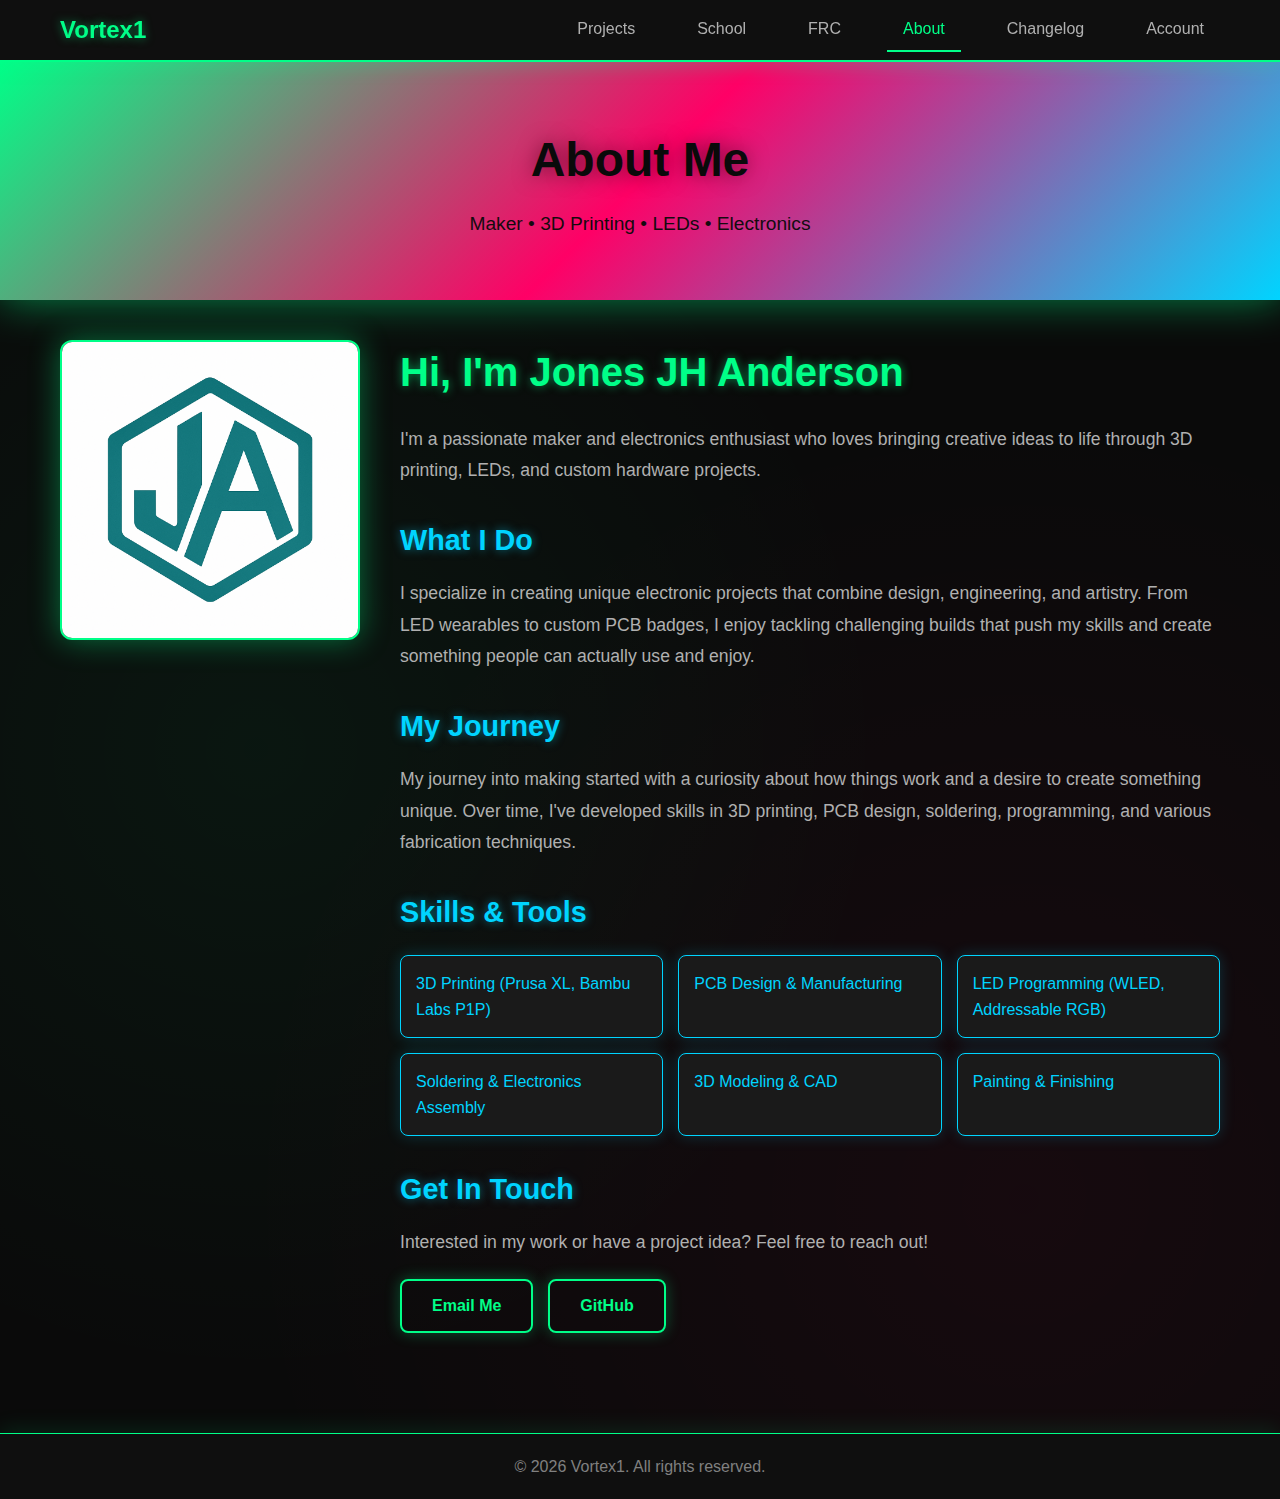
<file: about.html>
<!DOCTYPE html>
<html lang="en">
<head>
    <meta charset="UTF-8">
    <meta name="viewport" content="width=device-width, initial-scale=1.0">
    <title>About - Vortex1 Portfolio</title>
    <link rel="stylesheet" href="styles.css">
    <link rel="icon" type="image/png" href="media/favicon.png">
</head>
<body>
    <nav class="top-nav">
        <div class="nav-container">
            <a href="index.html" class="nav-logo">Vortex1</a>
            <div class="nav-links">
                <a href="index.html">Projects</a>
                <a href="school.html">School</a>
                <a href="frc.html">FRC</a>
                <a href="about.html" class="active">About</a>
                <a href="changelog.html">Changelog</a>
                <a href="account.html">Account</a>
            </div>
        </div>
    </nav>

    <header>
        <div class="container">
            <h1>About Me</h1>
            <p class="tagline">Maker • 3D Printing • LEDs • Electronics</p>
        </div>
    </header>

    <main class="container">
        <section class="bio-section">
            <div class="bio-content">
                <div class="bio-image-container">
                    <img src="media/favicon.png" alt="Profile Photo" class="bio-image">
                </div>

                <div class="bio-text">
                    <h2>Hi, I'm Jones JH Anderson</h2>
                    <p>I'm a passionate maker and electronics enthusiast who loves bringing creative ideas to life through 3D printing, LEDs, and custom hardware projects.</p>

                    <h3>What I Do</h3>
                    <p>I specialize in creating unique electronic projects that combine design, engineering, and artistry. From LED wearables to custom PCB badges, I enjoy tackling challenging builds that push my skills and create something people can actually use and enjoy.</p>

                    <h3>My Journey</h3>
                    <p>My journey into making started with a curiosity about how things work and a desire to create something unique. Over time, I've developed skills in 3D printing, PCB design, soldering, programming, and various fabrication techniques.</p>

                    <h3>Skills & Tools</h3>
                    <ul class="skills-list">
                        <li>3D Printing (Prusa XL, Bambu Labs P1P)</li>
                        <li>PCB Design & Manufacturing</li>
                        <li>LED Programming (WLED, Addressable RGB)</li>
                        <li>Soldering & Electronics Assembly</li>
                        <li>3D Modeling & CAD</li>
                        <li>Painting & Finishing</li>
                    </ul>

                    <h3>Get In Touch</h3>
                    <p>Interested in my work or have a project idea? Feel free to reach out!</p>
                    <div class="contact-links">
                        <a href="mailto:ja@vortex1.dev" class="contact-btn">Email Me</a>
                        <a href="https://github.com/vortexcodes" class="contact-btn" target="_blank">GitHub</a>
                    </div>
                </div>
            </div>
        </section>
    </main>

    <footer>
        <div class="container">
            <p>&copy; 2026 Vortex1. All rights reserved.</p>
        </div>
    </footer>
</body>
</html>
</file>
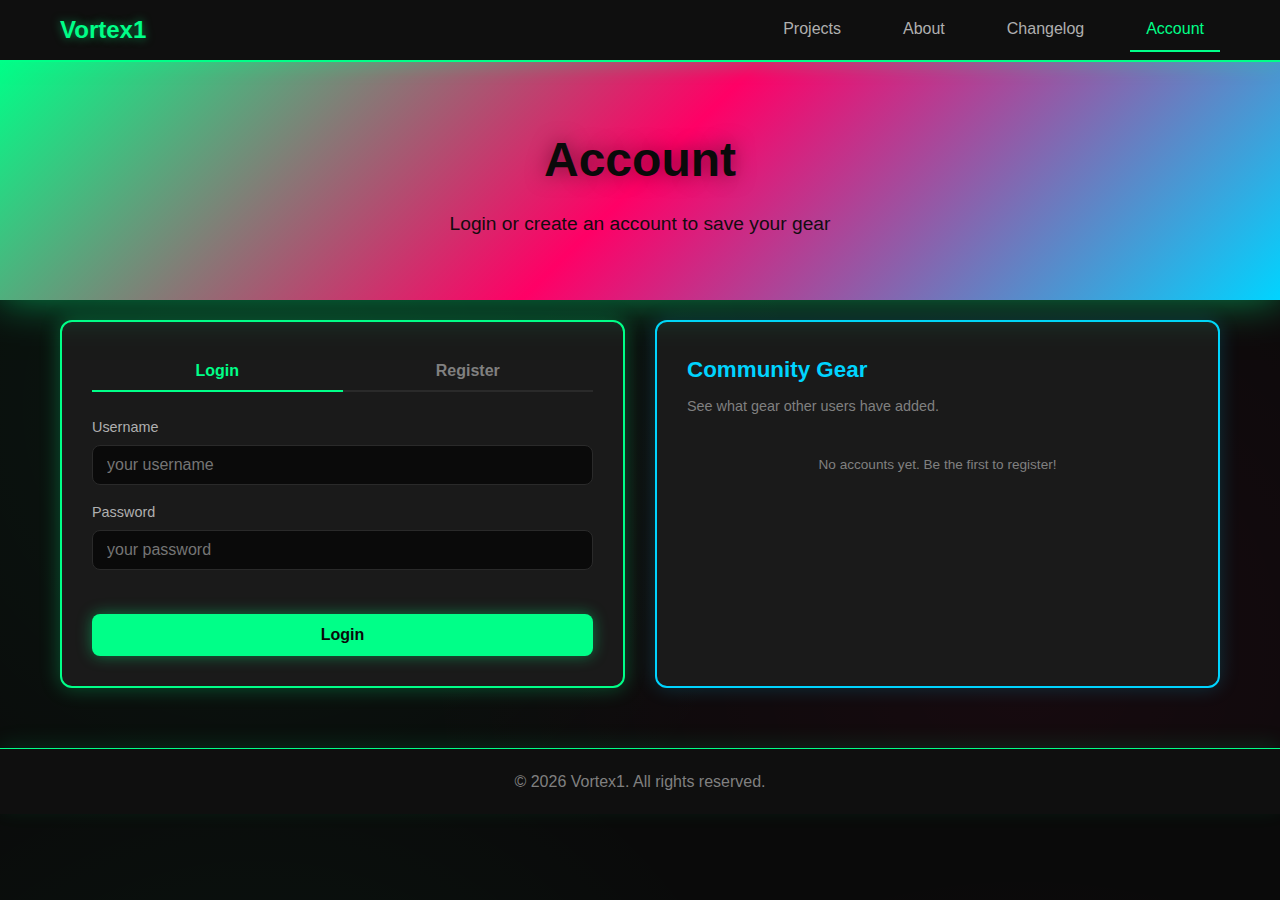
<file: account.html>
<!DOCTYPE html>
<html lang="en">
<head>
    <meta charset="UTF-8">
    <meta name="viewport" content="width=device-width, initial-scale=1.0">
    <title>Account - Vortex1</title>
    <link rel="stylesheet" href="styles.css">
    <link rel="icon" type="image/png" href="media/favicon.png">
</head>
<body>
    <nav class="top-nav">
        <div class="nav-container">
            <a href="index.html" class="nav-logo">Vortex1</a>
            <div class="nav-links">
                <a href="index.html">Projects</a>
                <a href="about.html">About</a>
                <a href="changelog.html">Changelog</a>
                <a href="account.html" class="active">Account</a>
            </div>
        </div>
    </nav>

    <header>
        <div class="container">
            <h1 id="page-title">Account</h1>
            <p class="tagline" id="page-subtitle">Login or create an account to save your gear</p>
        </div>
    </header>

    <main class="container">
        <!-- Login/Register form (shown when logged out) -->
        <section id="auth-section" class="account-section">
            <div class="auth-box">
                <div class="auth-tabs">
                    <button class="auth-tab active" onclick="switchTab('login')">Login</button>
                    <button class="auth-tab" onclick="switchTab('register')">Register</button>
                </div>

                <form id="login-form" class="auth-form" onsubmit="handleLogin(event)">
                    <div class="form-group">
                        <label for="login-user">Username</label>
                        <input type="text" id="login-user" placeholder="your username" autocomplete="username" required>
                    </div>
                    <div class="form-group">
                        <label for="login-pass">Password</label>
                        <input type="password" id="login-pass" placeholder="your password" autocomplete="current-password" required>
                    </div>
                    <div id="login-error" class="auth-error"></div>
                    <button type="submit" class="auth-submit">Login</button>
                </form>

                <form id="register-form" class="auth-form" style="display:none" onsubmit="handleRegister(event)">
                    <div class="form-group">
                        <label for="reg-user">Username</label>
                        <input type="text" id="reg-user" placeholder="pick a username" autocomplete="username" required>
                        <span class="form-hint">Letters, numbers, underscores only</span>
                    </div>
                    <div class="form-group">
                        <label for="reg-pass">Password</label>
                        <input type="password" id="reg-pass" placeholder="pick a password" autocomplete="new-password" required>
                    </div>
                    <div id="reg-error" class="auth-error"></div>
                    <button type="submit" class="auth-submit">Create Account</button>
                </form>
            </div>

            <div class="community-box">
                <h3>Community Gear</h3>
                <p class="community-desc">See what gear other users have added.</p>
                <div id="user-list" class="user-list">
                    <!-- populated by JS -->
                </div>
            </div>
        </section>

        <!-- Profile (shown when logged in) -->
        <section id="profile-section" class="account-section" style="display:none">
            <div class="profile-box">
                <div class="profile-header">
                    <div class="profile-avatar" id="profile-avatar">?</div>
                    <div class="profile-info">
                        <h2 id="profile-name"></h2>
                        <p id="profile-since" class="profile-meta"></p>
                    </div>
                    <button class="logout-btn" onclick="handleLogout()">Logout</button>
                </div>

                <div class="profile-stats">
                    <div class="stat-card">
                        <div class="stat-num" id="stat-total">0</div>
                        <div class="stat-label">Total Gear</div>
                    </div>
                    <div class="stat-card">
                        <div class="stat-num" id="stat-tops">0</div>
                        <div class="stat-label">Tops</div>
                    </div>
                    <div class="stat-card">
                        <div class="stat-num" id="stat-pants">0</div>
                        <div class="stat-label">Pants</div>
                    </div>
                    <div class="stat-card">
                        <div class="stat-num" id="stat-head">0</div>
                        <div class="stat-label">Head</div>
                    </div>
                    <div class="stat-card">
                        <div class="stat-num" id="stat-skis">0</div>
                        <div class="stat-label">Skis</div>
                    </div>
                    <div class="stat-card">
                        <div class="stat-num" id="stat-safety">0</div>
                        <div class="stat-label">Safety</div>
                    </div>
                    <div class="stat-card">
                        <div class="stat-num" id="stat-misc">0</div>
                        <div class="stat-label">Misc</div>
                    </div>
                </div>

                <div class="profile-gear">
                    <h3>Your Gear</h3>
                    <div id="gear-summary"></div>
                    <a href="media/ski-gear-selector/index.html" class="gear-link">Open RIDGE to manage your gear</a>
                </div>
            </div>

            <div class="community-box">
                <h3>Community Gear</h3>
                <p class="community-desc">See what gear other users have added.</p>
                <div id="user-list-logged" class="user-list">
                    <!-- populated by JS -->
                </div>
            </div>
        </section>
    </main>

    <footer>
        <div class="container">
            <p>&copy; 2026 Vortex1. All rights reserved.</p>
        </div>
    </footer>

    <script src="accounts.js"></script>
    <script>
    function switchTab(tab) {
        document.querySelectorAll('.auth-tab').forEach(function(t) { t.classList.remove('active'); });
        document.getElementById('login-form').style.display = tab === 'login' ? 'block' : 'none';
        document.getElementById('register-form').style.display = tab === 'register' ? 'block' : 'none';
        document.querySelector('.auth-tab:' + (tab === 'login' ? 'first-child' : 'last-child')).classList.add('active');
        document.getElementById('login-error').textContent = '';
        document.getElementById('reg-error').textContent = '';
    }

    function handleLogin(e) {
        e.preventDefault();
        var user = document.getElementById('login-user').value;
        var pass = document.getElementById('login-pass').value;
        var result = Accounts.login(user, pass);
        if (result.ok) {
            renderPage();
        } else {
            document.getElementById('login-error').textContent = result.error;
        }
    }

    function handleRegister(e) {
        e.preventDefault();
        var user = document.getElementById('reg-user').value;
        var pass = document.getElementById('reg-pass').value;
        var result = Accounts.register(user, pass);
        if (result.ok) {
            renderPage();
        } else {
            document.getElementById('reg-error').textContent = result.error;
        }
    }

    function handleLogout() {
        Accounts.logout();
        renderPage();
    }

    function toggleUserGear(cardEl) {
        var detail = cardEl.querySelector('.user-gear-detail');
        if (detail) {
            cardEl.classList.toggle('expanded');
            detail.classList.toggle('open');
        }
    }

    function handleConnect(e, username) {
        e.stopPropagation();
        var connections = Accounts.getConnections();
        if (connections.indexOf(username) >= 0) {
            Accounts.removeConnection(username);
        } else {
            Accounts.addConnection(username);
        }
        renderPage();
    }

    function buildGearDetail(username) {
        var gear = Accounts.getGear(username);
        if (!gear) return '<div class="user-gear-empty">No gear data</div>';
        var cats = ['tops', 'pants', 'head', 'skis', 'safety', 'misc'];
        var totalItems = 0;
        cats.forEach(function(c) { totalItems += (gear[c] || []).length; });
        if (totalItems === 0) return '<div class="user-gear-empty">No gear added yet</div>';
        var html = '';
        cats.forEach(function(cat) {
            var items = gear[cat] || [];
            if (items.length) {
                html += '<div class="user-gear-cat"><span class="user-gear-cat-name">' + cat + '</span>';
                html += items.map(function(item) {
                    return '<span class="user-gear-tag">' + item.model + '</span>';
                }).join('');
                html += '</div>';
            }
        });
        return html;
    }

    function renderUserList(containerId) {
        var users = Accounts.listUsers();
        var el = document.getElementById(containerId);
        if (!users.length) {
            el.innerHTML = '<div class="no-users">No accounts yet. Be the first to register!</div>';
            return;
        }
        var currentUser = Accounts.currentUser();
        var connections = currentUser ? Accounts.getConnections() : [];
        el.innerHTML = users.map(function(u) {
            var initial = u.username.charAt(0).toUpperCase();
            var isYou = u.username === currentUser;
            var isConnected = connections.indexOf(u.username) >= 0;
            var connectBtn = '';
            if (currentUser && !isYou) {
                connectBtn = '<div class="user-card-actions">' +
                    '<button class="connect-btn' + (isConnected ? ' connected' : '') + '" onclick="handleConnect(event,\'' + u.username + '\')">' +
                    (isConnected ? 'Connected' : 'Connect') +
                    '</button></div>';
            }
            return '<div class="user-card' + (isYou ? ' you' : '') + '" onclick="toggleUserGear(this)">' +
                '<div class="user-card-header">' +
                    '<div class="user-avatar">' + initial + '</div>' +
                    '<div class="user-info">' +
                        '<div class="user-name">' + u.username +
                            (isYou ? ' <span class="you-badge">you</span>' : '') +
                            (isConnected ? ' <span class="connected-badge">connected</span>' : '') +
                        '</div>' +
                        '<div class="user-gear-count">' + u.gearCount + ' gear item' + (u.gearCount !== 1 ? 's' : '') + '</div>' +
                    '</div>' +
                    '<span class="expand-arrow">&#9654;</span>' +
                '</div>' +
                connectBtn +
                '<div class="user-gear-detail">' + buildGearDetail(u.username) + '</div>' +
            '</div>';
        }).join('');
    }

    function renderProfile() {
        var profile = Accounts.getProfile();
        if (!profile) return;

        document.getElementById('profile-name').textContent = profile.username;
        document.getElementById('profile-avatar').textContent = profile.username.charAt(0).toUpperCase();
        document.getElementById('profile-since').textContent = 'Member since ' + new Date(profile.created).toLocaleDateString();

        var connections = Accounts.getConnections();
        var connText = connections.length ? ' | ' + connections.length + ' connection' + (connections.length !== 1 ? 's' : '') : '';
        document.getElementById('profile-since').textContent += connText;

        var gear = profile.gear;
        document.getElementById('stat-total').textContent = profile.gearCount;
        document.getElementById('stat-tops').textContent = (gear.tops || []).length;
        document.getElementById('stat-pants').textContent = (gear.pants || []).length;
        document.getElementById('stat-head').textContent = (gear.head || []).length;
        document.getElementById('stat-skis').textContent = (gear.skis || []).length;
        document.getElementById('stat-safety').textContent = (gear.safety || []).length;
        document.getElementById('stat-misc').textContent = (gear.misc || []).length;

        var summary = document.getElementById('gear-summary');
        if (profile.gearCount === 0) {
            summary.innerHTML = '<p class="no-gear">No gear saved yet. Open RIDGE to start adding your gear!</p>';
        } else {
            var html = '';
            ['tops', 'pants', 'head', 'skis', 'safety', 'misc'].forEach(function(cat) {
                var items = gear[cat] || [];
                if (items.length) {
                    html += '<div class="gear-cat"><span class="gear-cat-name">' + cat.toUpperCase() + '</span>';
                    html += items.map(function(item) {
                        return '<span class="gear-item-tag">' + item.model + '</span>';
                    }).join('');
                    html += '</div>';
                }
            });
            summary.innerHTML = html;
        }
    }

    function renderPage() {
        var user = Accounts.currentUser();
        if (user) {
            document.getElementById('auth-section').style.display = 'none';
            document.getElementById('profile-section').style.display = '';
            document.getElementById('page-title').textContent = user;
            document.getElementById('page-subtitle').textContent = 'Your account and gear overview';
            renderProfile();
            renderUserList('user-list-logged');
        } else {
            document.getElementById('auth-section').style.display = '';
            document.getElementById('profile-section').style.display = 'none';
            document.getElementById('page-title').textContent = 'Account';
            document.getElementById('page-subtitle').textContent = 'Login or create an account to save your gear';
            switchTab('login');
            renderUserList('user-list');
        }
    }

    renderPage();
    </script>
</body>
</html>
</file>
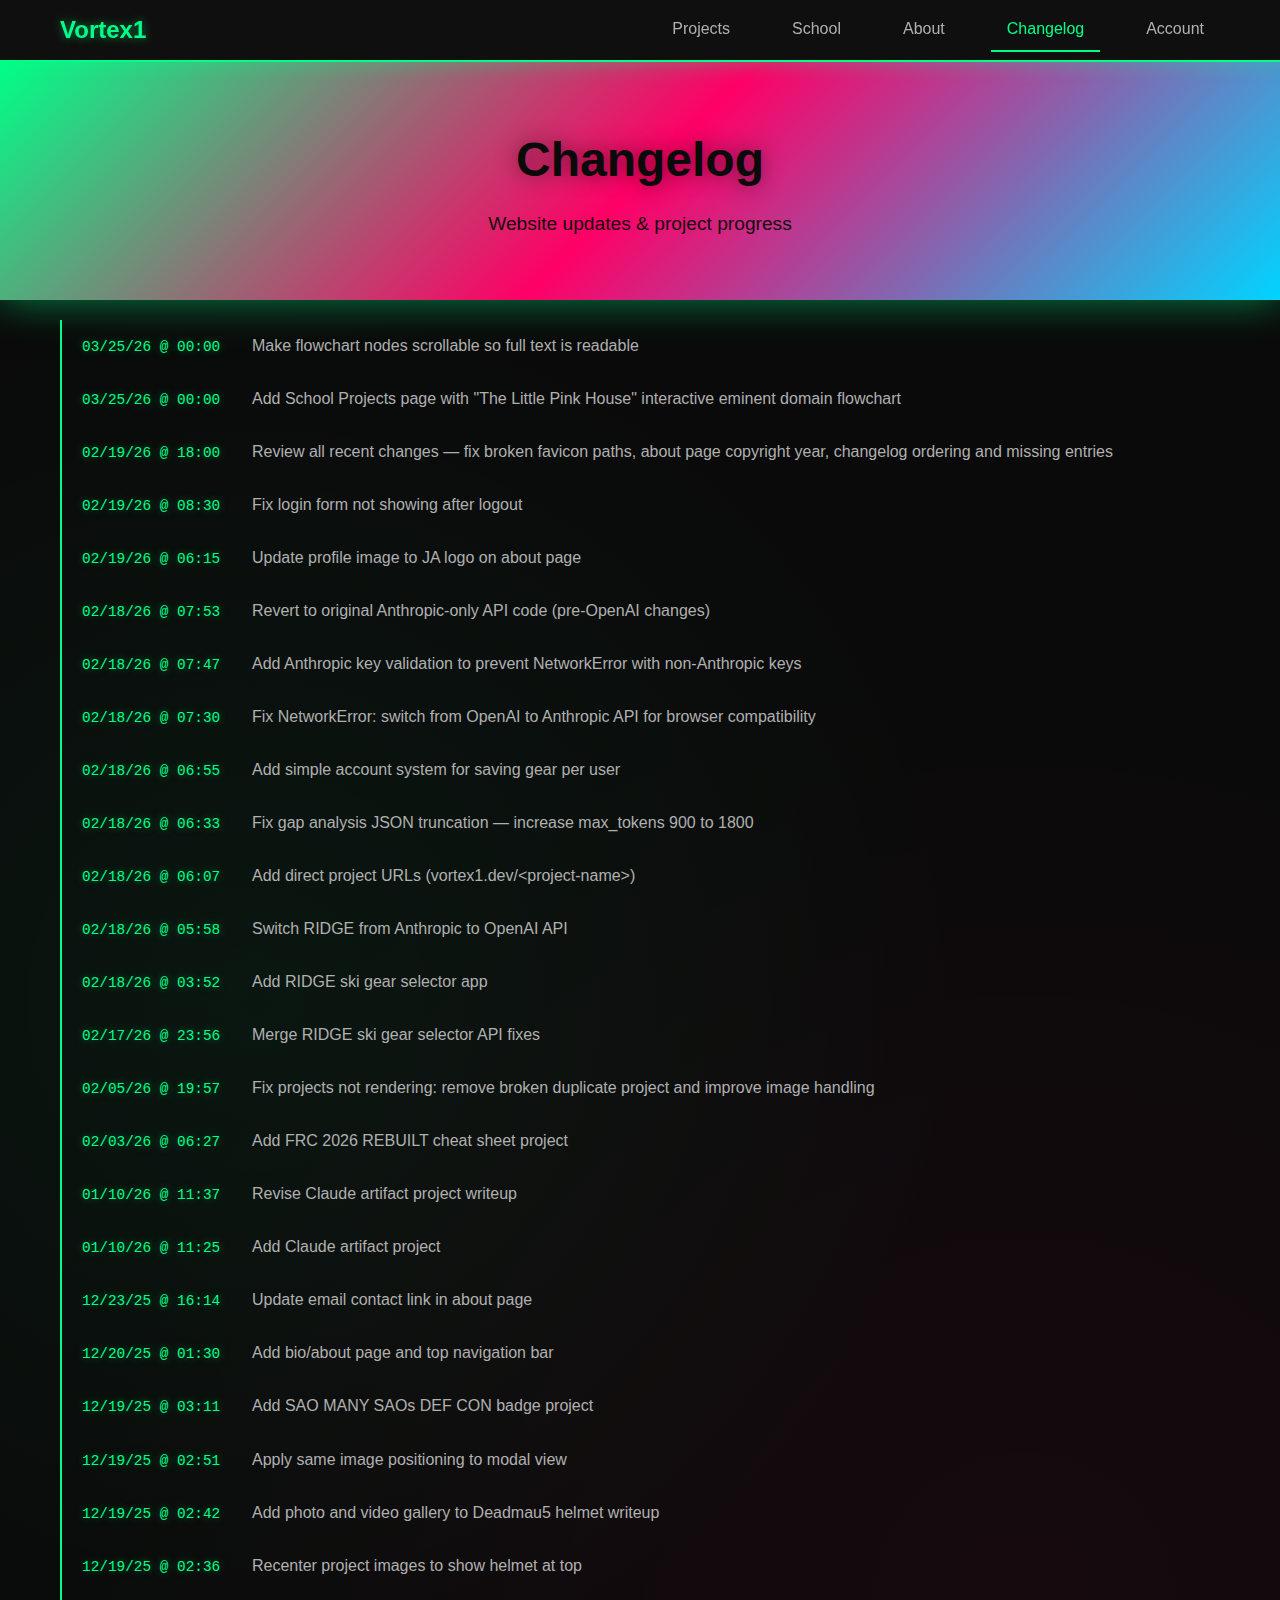
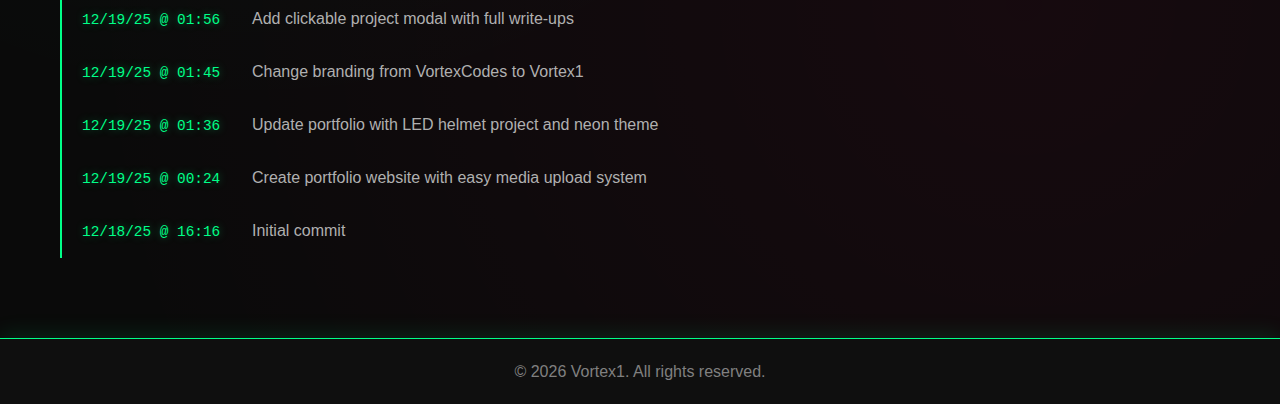
<file: changelog.html>
<!DOCTYPE html>
<html lang="en">
<head>
    <meta charset="UTF-8">
    <meta name="viewport" content="width=device-width, initial-scale=1.0">
    <title>Changelog - Vortex1 Portfolio</title>
    <link rel="stylesheet" href="styles.css">
    <link rel="icon" type="image/png" href="media/favicon.png">
</head>
<body>
    <nav class="top-nav">
        <div class="nav-container">
            <a href="index.html" class="nav-logo">Vortex1</a>
            <div class="nav-links">
                <a href="index.html">Projects</a>
                <a href="school.html">School</a>
                <a href="about.html">About</a>
                <a href="changelog.html" class="active">Changelog</a>
                <a href="account.html">Account</a>
            </div>
        </div>
    </nav>

    <header>
        <div class="container">
            <h1>Changelog</h1>
            <p class="tagline">Website updates & project progress</p>
        </div>
    </header>

    <main class="container">
        <section class="changelog-section">
            <div class="changelog-list">
                <div class="changelog-entry">
                    <span class="changelog-date">03/25/26 @ 00:00</span>
                    <span class="changelog-text">Make flowchart nodes scrollable so full text is readable</span>
                </div>
                <div class="changelog-entry">
                    <span class="changelog-date">03/25/26 @ 00:00</span>
                    <span class="changelog-text">Add School Projects page with "The Little Pink House" interactive eminent domain flowchart</span>
                </div>
                <div class="changelog-entry">
                    <span class="changelog-date">02/19/26 @ 18:00</span>
                    <span class="changelog-text">Review all recent changes — fix broken favicon paths, about page copyright year, changelog ordering and missing entries</span>
                </div>
                <div class="changelog-entry">
                    <span class="changelog-date">02/19/26 @ 08:30</span>
                    <span class="changelog-text">Fix login form not showing after logout</span>
                </div>
                <div class="changelog-entry">
                    <span class="changelog-date">02/19/26 @ 06:15</span>
                    <span class="changelog-text">Update profile image to JA logo on about page</span>
                </div>
                <div class="changelog-entry">
                    <span class="changelog-date">02/18/26 @ 07:53</span>
                    <span class="changelog-text">Revert to original Anthropic-only API code (pre-OpenAI changes)</span>
                </div>
                <div class="changelog-entry">
                    <span class="changelog-date">02/18/26 @ 07:47</span>
                    <span class="changelog-text">Add Anthropic key validation to prevent NetworkError with non-Anthropic keys</span>
                </div>
                <div class="changelog-entry">
                    <span class="changelog-date">02/18/26 @ 07:30</span>
                    <span class="changelog-text">Fix NetworkError: switch from OpenAI to Anthropic API for browser compatibility</span>
                </div>
                <div class="changelog-entry">
                    <span class="changelog-date">02/18/26 @ 06:55</span>
                    <span class="changelog-text">Add simple account system for saving gear per user</span>
                </div>
                <div class="changelog-entry">
                    <span class="changelog-date">02/18/26 @ 06:33</span>
                    <span class="changelog-text">Fix gap analysis JSON truncation — increase max_tokens 900 to 1800</span>
                </div>
                <div class="changelog-entry">
                    <span class="changelog-date">02/18/26 @ 06:07</span>
                    <span class="changelog-text">Add direct project URLs (vortex1.dev/&lt;project-name&gt;)</span>
                </div>
                <div class="changelog-entry">
                    <span class="changelog-date">02/18/26 @ 05:58</span>
                    <span class="changelog-text">Switch RIDGE from Anthropic to OpenAI API</span>
                </div>
                <div class="changelog-entry">
                    <span class="changelog-date">02/18/26 @ 03:52</span>
                    <span class="changelog-text">Add RIDGE ski gear selector app</span>
                </div>
                <div class="changelog-entry">
                    <span class="changelog-date">02/17/26 @ 23:56</span>
                    <span class="changelog-text">Merge RIDGE ski gear selector API fixes</span>
                </div>
                <div class="changelog-entry">
                    <span class="changelog-date">02/05/26 @ 19:57</span>
                    <span class="changelog-text">Fix projects not rendering: remove broken duplicate project and improve image handling</span>
                </div>
                <div class="changelog-entry">
                    <span class="changelog-date">02/03/26 @ 06:27</span>
                    <span class="changelog-text">Add FRC 2026 REBUILT cheat sheet project</span>
                </div>
                <div class="changelog-entry">
                    <span class="changelog-date">01/10/26 @ 11:37</span>
                    <span class="changelog-text">Revise Claude artifact project writeup</span>
                </div>
                <div class="changelog-entry">
                    <span class="changelog-date">01/10/26 @ 11:25</span>
                    <span class="changelog-text">Add Claude artifact project</span>
                </div>
                <div class="changelog-entry">
                    <span class="changelog-date">12/23/25 @ 16:14</span>
                    <span class="changelog-text">Update email contact link in about page</span>
                </div>
                <div class="changelog-entry">
                    <span class="changelog-date">12/20/25 @ 01:30</span>
                    <span class="changelog-text">Add bio/about page and top navigation bar</span>
                </div>
                <div class="changelog-entry">
                    <span class="changelog-date">12/19/25 @ 03:11</span>
                    <span class="changelog-text">Add SAO MANY SAOs DEF CON badge project</span>
                </div>
                <div class="changelog-entry">
                    <span class="changelog-date">12/19/25 @ 02:51</span>
                    <span class="changelog-text">Apply same image positioning to modal view</span>
                </div>
                <div class="changelog-entry">
                    <span class="changelog-date">12/19/25 @ 02:42</span>
                    <span class="changelog-text">Add photo and video gallery to Deadmau5 helmet writeup</span>
                </div>
                <div class="changelog-entry">
                    <span class="changelog-date">12/19/25 @ 02:36</span>
                    <span class="changelog-text">Recenter project images to show helmet at top</span>
                </div>
                <div class="changelog-entry">
                    <span class="changelog-date">12/19/25 @ 01:56</span>
                    <span class="changelog-text">Add clickable project modal with full write-ups</span>
                </div>
                <div class="changelog-entry">
                    <span class="changelog-date">12/19/25 @ 01:45</span>
                    <span class="changelog-text">Change branding from VortexCodes to Vortex1</span>
                </div>
                <div class="changelog-entry">
                    <span class="changelog-date">12/19/25 @ 01:36</span>
                    <span class="changelog-text">Update portfolio with LED helmet project and neon theme</span>
                </div>
                <div class="changelog-entry">
                    <span class="changelog-date">12/19/25 @ 00:24</span>
                    <span class="changelog-text">Create portfolio website with easy media upload system</span>
                </div>
                <div class="changelog-entry">
                    <span class="changelog-date">12/18/25 @ 16:16</span>
                    <span class="changelog-text">Initial commit</span>
                </div>
            </div>
        </section>
    </main>

    <footer>
        <div class="container">
            <p>&copy; 2026 Vortex1. All rights reserved.</p>
        </div>
    </footer>
</body>
</html>
</file>
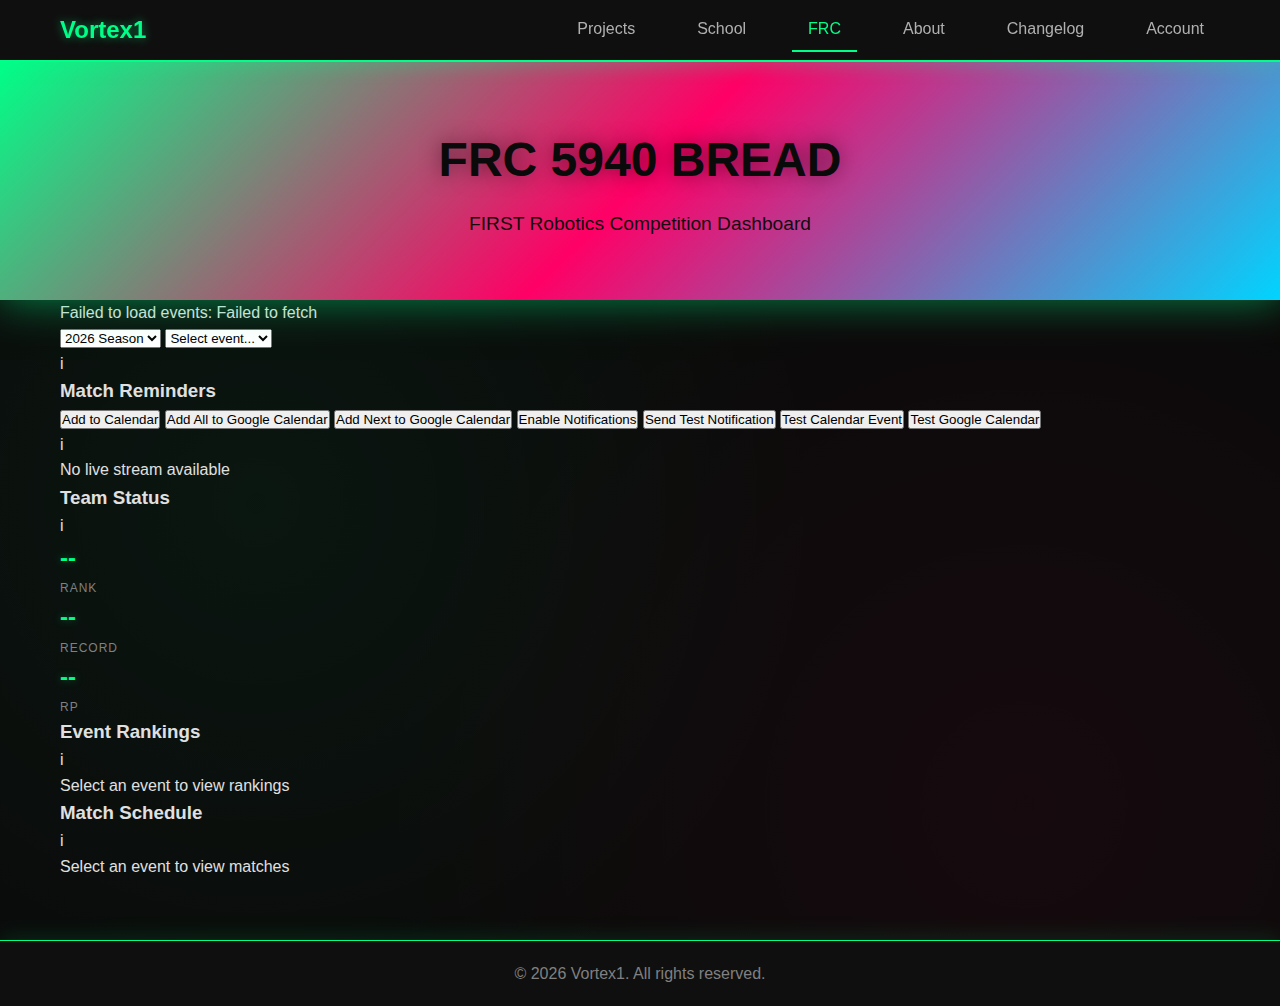
<file: frc.html>
<!DOCTYPE html>
<html lang="en">
<head>
    <meta charset="UTF-8">
    <meta name="viewport" content="width=device-width, initial-scale=1.0">
    <title>FRC 5940 BREAD - Vortex1 Portfolio</title>
    <link rel="stylesheet" href="styles.css">
    <link rel="icon" type="image/png" href="media/favicon.png">
</head>
<body>
    <nav class="top-nav">
        <div class="nav-container">
            <a href="index.html" class="nav-logo">Vortex1</a>
            <div class="nav-links">
                <a href="index.html">Projects</a>
                <a href="school.html">School</a>
                <a href="frc.html" class="active">FRC</a>
                <a href="about.html">About</a>
                <a href="changelog.html">Changelog</a>
                <a href="account.html">Account</a>
            </div>
        </div>
    </nav>

    <header>
        <div class="container">
            <h1>FRC 5940 BREAD</h1>
            <p class="tagline">FIRST Robotics Competition Dashboard</p>
        </div>
    </header>

    <main class="container">
        <div id="frc-loading" class="frc-loading">Loading dashboard...</div>
        <div id="frc-error" class="frc-error" style="display:none"></div>

        <section id="frc-dashboard" style="display:none">
            <!-- Controls -->
            <div class="frc-controls">
                <div class="frc-controls-left">
                    <select id="frc-year" title="Season year"></select>
                    <select id="frc-event" title="Event">
                        <option value="">Select event...</option>
                    </select>
                </div>
                <span id="frc-last-updated" class="frc-last-updated"></span>
            </div>

            <!-- Next Match Countdown -->
            <div id="frc-countdown" class="frc-countdown-card" style="display:none">
                <div class="frc-info-icon" data-tooltip="Shows when BREAD's next match starts — get ready to watch!">i</div>
                <span class="countdown-label">Next Match</span>
                <span id="countdown-match" class="countdown-match"></span>
                <span id="countdown-timer" class="countdown-timer"></span>
                <span id="countdown-alliance" class="countdown-alliance"></span>
                <span id="countdown-prediction" class="countdown-prediction"></span>
            </div>

            <!-- Calendar & Notifications -->
            <div id="frc-reminders" class="frc-reminders-card">
                <div class="frc-info-icon" data-tooltip="Add upcoming matches to your calendar (with built-in 5-minute alarms) or enable browser notifications that fire 5 minutes before each match with the live stream link.">i</div>
                <div class="frc-reminders-header">
                    <h3>Match Reminders</h3>
                    <span id="frc-reminders-count" class="frc-reminders-count"></span>
                </div>
                <div class="frc-reminders-actions">
                    <button id="frc-btn-calendar" class="frc-btn" type="button">Add to Calendar</button>
                    <button id="frc-btn-google-all" class="frc-btn" type="button" title="Download the full match schedule and open Google Calendar's import page so you can upload it in two clicks.">Add All to Google Calendar</button>
                    <button id="frc-btn-google" class="frc-btn" type="button" title="Open Google Calendar with the next match pre-filled. For all matches at once, use Add All to Google Calendar.">Add Next to Google Calendar</button>
                    <button id="frc-btn-notify" class="frc-btn" type="button">Enable Notifications</button>
                    <button id="frc-btn-test" class="frc-btn frc-btn-secondary" type="button" title="Fire a sample notification right now so you can verify the alert works on this event.">Send Test Notification</button>
                    <button id="frc-btn-test-cal" class="frc-btn frc-btn-secondary" type="button" title="Download a single-event .ics scheduled 6 minutes from now. After importing, the 5-minute alarm fires in about 1 minute.">Test Calendar Event</button>
                    <button id="frc-btn-test-google" class="frc-btn frc-btn-secondary" type="button" title="Open Google Calendar with a sample event timed so it appears on your calendar in about 1 minute.">Test Google Calendar</button>
                </div>
                <p id="frc-reminders-status" class="frc-reminders-status"></p>
            </div>

            <!-- Live Stream -->
            <div id="frc-stream" class="frc-stream-card">
                <div class="frc-info-icon" data-tooltip="Live video feed from the competition venue. Only active on event days.">i</div>
                <div id="frc-stream-embed" class="frc-stream-embed">
                    <div class="frc-stream-placeholder">
                        <span>No live stream available</span>
                    </div>
                </div>
            </div>

            <!-- Two-column grid -->
            <div class="frc-grid">
                <!-- Left column -->
                <div class="frc-col">
                    <!-- Team Info -->
                    <div id="frc-team-info" class="frc-card">
                        <div class="frc-card-header">
                            <h3>Team Status</h3>
                            <div class="frc-info-icon" data-tooltip="BREAD's current ranking, win-loss record, and Ranking Points (RP) at this event. RP determines qualification rankings.">i</div>
                        </div>
                        <div id="frc-team-stats" class="frc-team-stats">
                            <div class="frc-stat-card">
                                <div class="stat-num" id="stat-rank">--</div>
                                <div class="stat-label">Rank</div>
                            </div>
                            <div class="frc-stat-card">
                                <div class="stat-num" id="stat-record">--</div>
                                <div class="stat-label">Record</div>
                            </div>
                            <div class="frc-stat-card">
                                <div class="stat-num" id="stat-rp">--</div>
                                <div class="stat-label">RP</div>
                            </div>
                        </div>
                        <div id="frc-playoff-status" class="frc-playoff-status"></div>
                    </div>

                    <!-- Rankings -->
                    <div id="frc-rankings" class="frc-card">
                        <div class="frc-card-header">
                            <h3>Event Rankings</h3>
                            <div class="frc-info-icon" data-tooltip="How all teams at this event compare. Teams are ranked by Ranking Points (RP) earned in qualification matches. Higher rank = better chance to pick alliance partners for playoffs.">i</div>
                        </div>
                        <div id="frc-rankings-body" class="frc-rankings-body">
                            <p class="frc-muted">Select an event to view rankings</p>
                        </div>
                    </div>
                </div>

                <!-- Right column -->
                <div class="frc-col">
                    <!-- Match Schedule -->
                    <div id="frc-matches" class="frc-card">
                        <div class="frc-card-header">
                            <h3>Match Schedule</h3>
                            <div class="frc-info-icon" data-tooltip="Every match BREAD plays at this event. Green = win, red = loss. Win predictions are powered by Statbotics EPA ratings — a statistical model that measures each team's scoring contribution.">i</div>
                        </div>
                        <div id="frc-matches-body" class="frc-matches-body">
                            <p class="frc-muted">Select an event to view matches</p>
                        </div>
                    </div>
                </div>
            </div>
        </section>
    </main>

    <footer>
        <div class="container">
            <p>&copy; 2026 Vortex1. All rights reserved.</p>
        </div>
    </footer>

    <script src="frc.js"></script>
</body>
</html>
</file>
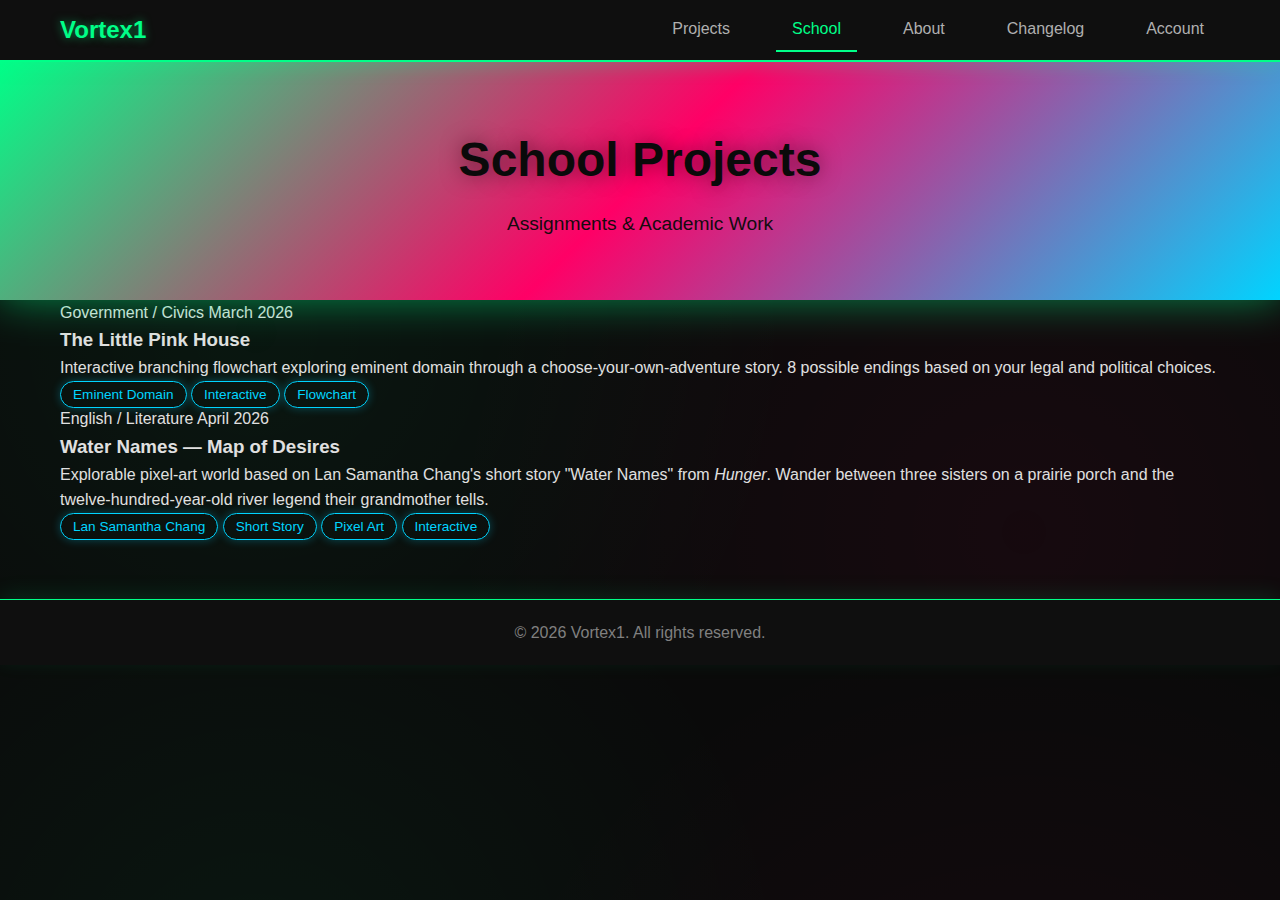
<file: school.html>
<!DOCTYPE html>
<html lang="en">
<head>
    <meta charset="UTF-8">
    <meta name="viewport" content="width=device-width, initial-scale=1.0">
    <title>School Projects - Vortex1 Portfolio</title>
    <link rel="stylesheet" href="styles.css">
    <link rel="icon" type="image/png" href="media/favicon.png">
</head>
<body>
    <nav class="top-nav">
        <div class="nav-container">
            <a href="index.html" class="nav-logo">Vortex1</a>
            <div class="nav-links">
                <a href="index.html">Projects</a>
                <a href="school.html" class="active">School</a>
                <a href="about.html">About</a>
                <a href="changelog.html">Changelog</a>
                <a href="account.html">Account</a>
            </div>
        </div>
    </nav>

    <header>
        <div class="container">
            <h1>School Projects</h1>
            <p class="tagline">Assignments & Academic Work</p>
        </div>
    </header>

    <main class="container">
        <section class="school-section">
            <div class="school-grid" id="schoolGrid">

                <div class="school-card" onclick="openSchoolProject('little-pink-house')">
                    <div class="school-card-header">
                        <span class="school-card-subject">Government / Civics</span>
                        <span class="school-card-date">March 2026</span>
                    </div>
                    <h3 class="school-card-title">The Little Pink House</h3>
                    <p class="school-card-desc">Interactive branching flowchart exploring eminent domain through a choose-your-own-adventure story. 8 possible endings based on your legal and political choices.</p>
                    <div class="school-card-tags">
                        <span class="tag">Eminent Domain</span>
                        <span class="tag">Interactive</span>
                        <span class="tag">Flowchart</span>
                    </div>
                </div>

                <div class="school-card" onclick="openSchoolProject('water-names')">
                    <div class="school-card-header">
                        <span class="school-card-subject">English / Literature</span>
                        <span class="school-card-date">April 2026</span>
                    </div>
                    <h3 class="school-card-title">Water Names — Map of Desires</h3>
                    <p class="school-card-desc">Explorable pixel-art world based on Lan Samantha Chang's short story "Water Names" from <em>Hunger</em>. Wander between three sisters on a prairie porch and the twelve-hundred-year-old river legend their grandmother tells.</p>
                    <div class="school-card-tags">
                        <span class="tag">Lan Samantha Chang</span>
                        <span class="tag">Short Story</span>
                        <span class="tag">Pixel Art</span>
                        <span class="tag">Interactive</span>
                    </div>
                </div>

            </div>
        </section>
    </main>

    <!-- School Project Modal -->
    <div id="schoolModal" class="modal">
        <div class="modal-content" style="max-width: 1100px; padding: 20px;">
            <span class="close-button" onclick="closeSchoolModal()">&times;</span>
            <div id="schoolModalBody"></div>
        </div>
    </div>

    <footer>
        <div class="container">
            <p>&copy; 2026 Vortex1. All rights reserved.</p>
        </div>
    </footer>

    <script>
        const schoolProjects = {
            'little-pink-house': {
                title: 'The Little Pink House',
                subject: 'Government / Civics',
                date: 'March 2026',
                src: 'media/little-pink-house/index.html',
                description: 'An interactive branching flowchart that puts you in the shoes of a homeowner fighting eminent domain. Explore different legal strategies, political choices, and their consequences across 8 possible endings.'
            },
            'water-names': {
                title: 'Water Names — Map of Desires',
                subject: 'English / Literature',
                date: 'April 2026',
                src: 'media/water-names/index.html',
                description: 'An explorable pixel-art world based on Lan Samantha Chang\'s short story "Water Names" from Hunger. Pick one of the three sisters and walk between the prairie porch and the twelve-hundred-year-old legend of the fisherman\'s daughter seduced by the river.'
            }
        };

        function openSchoolProject(slug) {
            const project = schoolProjects[slug];
            if (!project) return;

            const modalBody = document.getElementById('schoolModalBody');
            modalBody.innerHTML = `
                <h1 style="color: #00ff88; margin-bottom: 4px; font-size: 1.6rem;">${project.title}</h1>
                <p style="color: #808080; font-size: 0.9rem; margin-bottom: 16px;">${project.subject} &mdash; ${project.date}</p>
                <div style="margin-bottom: 16px; border: 2px solid #00ff88; border-radius: 8px; overflow: hidden;">
                    <iframe src="${project.src}"
                            style="width: 100%; height: 75vh; border: none;"
                            title="${project.title}"
                            allowfullscreen>
                    </iframe>
                </div>
                <p><a href="${project.src}" target="_blank" style="color: #00ff88; text-decoration: none; font-weight: bold;">→ Open Full Project in New Tab</a></p>
            `;

            document.getElementById('schoolModal').style.display = 'flex';
            document.body.style.overflow = 'hidden';
        }

        function closeSchoolModal() {
            document.getElementById('schoolModal').style.display = 'none';
            document.body.style.overflow = 'auto';
        }

        // Close on backdrop click
        document.getElementById('schoolModal').addEventListener('click', function(e) {
            if (e.target === this) closeSchoolModal();
        });

        // Close on Escape
        document.addEventListener('keydown', function(e) {
            if (e.key === 'Escape' && document.getElementById('schoolModal').style.display === 'flex') {
                closeSchoolModal();
            }
        });
    </script>
</body>
</html>
</file>
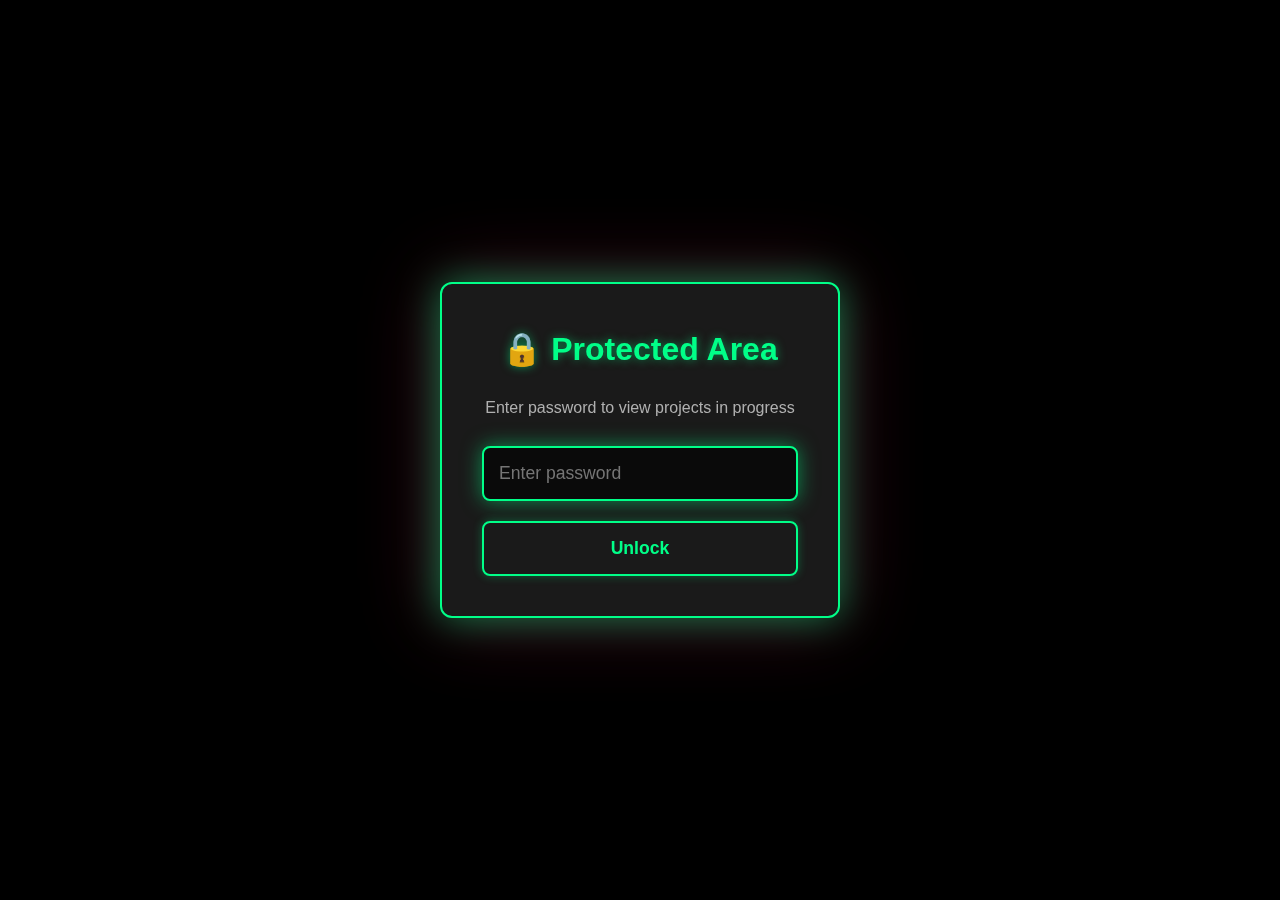
<file: working-on.html>
<!DOCTYPE html>
<html lang="en">
<head>
    <meta charset="UTF-8">
    <meta name="viewport" content="width=device-width, initial-scale=1.0">
    <title>Stuff I'm Working On - Vortex1</title>
    <link rel="stylesheet" href="styles.css">
    <style>
        /* Password overlay */
        #passwordOverlay {
            position: fixed;
            top: 0;
            left: 0;
            width: 100%;
            height: 100%;
            background-color: rgba(0, 0, 0, 0.98);
            display: flex;
            justify-content: center;
            align-items: center;
            z-index: 9999;
        }

        #passwordBox {
            background: #1a1a1a;
            border: 2px solid #00ff88;
            border-radius: 12px;
            padding: 40px;
            box-shadow: 0 0 40px rgba(0, 255, 136, 0.5),
                        0 0 80px rgba(255, 0, 102, 0.3);
            text-align: center;
            max-width: 400px;
        }

        #passwordBox h2 {
            color: #00ff88;
            margin-bottom: 20px;
            font-size: 2rem;
            text-shadow: 0 0 10px rgba(0, 255, 136, 0.5);
        }

        #passwordBox p {
            color: #b0b0b0;
            margin-bottom: 25px;
        }

        #passwordInput {
            width: 100%;
            padding: 15px;
            background: #0a0a0a;
            border: 2px solid #00d4ff;
            border-radius: 8px;
            color: #e0e0e0;
            font-size: 1.1rem;
            margin-bottom: 20px;
            box-shadow: 0 0 10px rgba(0, 212, 255, 0.3);
        }

        #passwordInput:focus {
            outline: none;
            border-color: #00ff88;
            box-shadow: 0 0 20px rgba(0, 255, 136, 0.5);
        }

        #submitPassword {
            width: 100%;
            padding: 15px;
            background: transparent;
            border: 2px solid #00ff88;
            border-radius: 8px;
            color: #00ff88;
            font-size: 1.1rem;
            font-weight: 600;
            cursor: pointer;
            transition: all 0.3s ease;
            box-shadow: 0 0 10px rgba(0, 255, 136, 0.3);
        }

        #submitPassword:hover {
            background: #00ff88;
            color: #0a0a0a;
            box-shadow: 0 0 20px rgba(0, 255, 136, 0.6);
        }

        #errorMessage {
            color: #ff0066;
            margin-top: 15px;
            text-shadow: 0 0 10px rgba(255, 0, 102, 0.5);
            display: none;
        }

        #content {
            display: none;
        }

        .back-link {
            display: inline-block;
            margin-bottom: 20px;
            color: #00d4ff;
            text-decoration: none;
            font-size: 1.1rem;
            transition: all 0.3s ease;
        }

        .back-link:hover {
            color: #00ff88;
            text-shadow: 0 0 10px rgba(0, 255, 136, 0.5);
        }
    </style>
</head>
<body>
    <!-- Password Protection Overlay -->
    <div id="passwordOverlay">
        <div id="passwordBox">
            <h2>🔒 Protected Area</h2>
            <p>Enter password to view projects in progress</p>
            <input type="password" id="passwordInput" placeholder="Enter password">
            <button id="submitPassword">Unlock</button>
            <p id="errorMessage">Incorrect password. Try again.</p>
        </div>
    </div>

    <!-- Main Content (hidden until password is correct) -->
    <div id="content">
        <header>
            <div class="container">
                <h1>Stuff I'm Working On</h1>
                <p class="tagline">Current Projects • In Progress • Experiments</p>
            </div>
        </header>

        <main class="container">
            <a href="index.html" class="back-link">← Back to Portfolio</a>

            <section id="wip-projects">
                <!-- WIP projects will be dynamically loaded here -->
            </section>
        </main>

        <!-- Project Detail Modal -->
        <div id="projectModal" class="modal">
            <div class="modal-content">
                <span class="close-button">&times;</span>
                <div id="modalBody">
                    <!-- Project details will be loaded here -->
                </div>
            </div>
        </div>

        <footer>
            <div class="container">
                <p>&copy; 2025 Vortex1. All rights reserved.</p>
            </div>
        </footer>
    </div>

    <script src="wip-projects.js"></script>
    <script src="wip-app.js"></script>
    <script>
        // Password protection
        const correctPassword = 'vortex';
        const passwordOverlay = document.getElementById('passwordOverlay');
        const passwordInput = document.getElementById('passwordInput');
        const submitButton = document.getElementById('submitPassword');
        const errorMessage = document.getElementById('errorMessage');
        const content = document.getElementById('content');

        // Check if already unlocked in session
        if (sessionStorage.getItem('wipUnlocked') === 'true') {
            unlockPage();
        }

        function checkPassword() {
            const enteredPassword = passwordInput.value;

            if (enteredPassword === correctPassword) {
                sessionStorage.setItem('wipUnlocked', 'true');
                unlockPage();
            } else {
                errorMessage.style.display = 'block';
                passwordInput.value = '';
                passwordInput.focus();
            }
        }

        function unlockPage() {
            passwordOverlay.style.display = 'none';
            content.style.display = 'block';
        }

        submitButton.addEventListener('click', checkPassword);

        passwordInput.addEventListener('keypress', (e) => {
            if (e.key === 'Enter') {
                checkPassword();
            }
        });

        // Focus on password input when page loads
        passwordInput.focus();
    </script>
</body>
</html>
</file>
<file: styles.css>
* {
    margin: 0;
    padding: 0;
    box-sizing: border-box;
}

body {
    font-family: -apple-system, BlinkMacSystemFont, 'Segoe UI', Roboto, Oxygen, Ubuntu, Cantarell, sans-serif;
    line-height: 1.6;
    color: #e0e0e0;
    background-color: #0a0a0a;
    background-image: radial-gradient(circle at 20% 50%, rgba(0, 255, 136, 0.05) 0%, transparent 50%),
                      radial-gradient(circle at 80% 80%, rgba(255, 0, 102, 0.05) 0%, transparent 50%);
}

.container {
    max-width: 1200px;
    margin: 0 auto;
    padding: 0 20px;
}

/* Top Navigation */
.top-nav {
    background: #0f0f0f;
    border-bottom: 2px solid #00ff88;
    box-shadow: 0 2px 20px rgba(0, 255, 136, 0.3);
    position: sticky;
    top: 0;
    z-index: 100;
}

.nav-container {
    max-width: 1200px;
    margin: 0 auto;
    padding: 0 20px;
    display: flex;
    justify-content: space-between;
    align-items: center;
    height: 60px;
}

.nav-logo {
    font-size: 1.5rem;
    font-weight: 800;
    color: #00ff88;
    text-decoration: none;
    text-shadow: 0 0 10px rgba(0, 255, 136, 0.5);
    transition: all 0.3s ease;
}

.nav-logo:hover {
    color: #00d4ff;
    text-shadow: 0 0 15px rgba(0, 212, 255, 0.7);
}

.nav-links {
    display: flex;
    gap: 30px;
}

.nav-links a {
    color: #b0b0b0;
    text-decoration: none;
    font-weight: 500;
    padding: 8px 16px;
    border-radius: 6px;
    transition: all 0.3s ease;
    position: relative;
}

.nav-links a:hover {
    color: #00ff88;
    background: rgba(0, 255, 136, 0.1);
}

.nav-links a.active {
    color: #00ff88;
    border-bottom: 2px solid #00ff88;
    border-radius: 0;
}

header {
    background: linear-gradient(135deg, #00ff88 0%, #ff0066 50%, #00d4ff 100%);
    color: #0a0a0a;
    padding: 60px 0;
    text-align: center;
    box-shadow: 0 0 40px rgba(0, 255, 136, 0.5);
    position: relative;
}

header h1 {
    font-size: 3rem;
    margin-bottom: 10px;
    font-weight: 800;
    text-shadow: 0 0 20px rgba(0, 0, 0, 0.5);
}

.tagline {
    font-size: 1.2rem;
    opacity: 0.95;
    font-weight: 500;
}

main {
    padding: 40px 0;
}

#projects {
    display: grid;
    grid-template-columns: repeat(auto-fill, minmax(350px, 1fr));
    gap: 30px;
    margin-top: 20px;
}

.project-card {
    background: #1a1a1a;
    border-radius: 12px;
    overflow: hidden;
    border: 2px solid #00ff88;
    box-shadow: 0 0 20px rgba(0, 255, 136, 0.3);
    transition: transform 0.3s ease, box-shadow 0.3s ease, border-color 0.3s ease;
}

.project-card:hover {
    transform: translateY(-5px);
    border-color: #ff0066;
    box-shadow: 0 0 40px rgba(255, 0, 102, 0.6),
                0 0 60px rgba(0, 255, 136, 0.3);
}

.project-media {
    width: 100%;
    height: 250px;
    overflow: hidden;
    background: #000;
}

.project-media img,
.project-media video {
    width: 100%;
    height: 100%;
    object-fit: cover;
    object-position: center;
    display: block;
}

.project-media-placeholder {
    width: 100%;
    height: 100%;
    display: flex;
    align-items: center;
    justify-content: center;
    background: linear-gradient(135deg, #0a0a0a 0%, #1a1a2e 50%, #0a0a0a 100%);
    border-bottom: 1px solid rgba(0, 255, 136, 0.2);
}

.project-media-placeholder span {
    color: #00ff88;
    font-size: 1.3rem;
    font-weight: 700;
    text-align: center;
    padding: 20px;
    text-shadow: 0 0 15px rgba(0, 255, 136, 0.5);
}

.project-info {
    padding: 20px;
}

.project-info h3 {
    font-size: 1.5rem;
    margin-bottom: 10px;
    color: #00ff88;
    text-shadow: 0 0 10px rgba(0, 255, 136, 0.5);
}

.project-info p {
    color: #b0b0b0;
    margin-bottom: 15px;
}

.project-date {
    font-size: 0.9rem;
    color: #808080;
    font-style: italic;
}

.project-tags {
    display: flex;
    flex-wrap: wrap;
    gap: 8px;
    margin-top: 15px;
}

.tag {
    background: transparent;
    color: #00d4ff;
    border: 1px solid #00d4ff;
    padding: 5px 12px;
    border-radius: 20px;
    font-size: 0.85rem;
    box-shadow: 0 0 10px rgba(0, 212, 255, 0.3);
    transition: all 0.3s ease;
}

.tag:hover {
    background: #00d4ff;
    color: #0a0a0a;
    box-shadow: 0 0 15px rgba(0, 212, 255, 0.6);
}

footer {
    background: #0f0f0f;
    color: #808080;
    text-align: center;
    padding: 20px 0;
    margin-top: 60px;
    border-top: 1px solid #00ff88;
    box-shadow: 0 -5px 20px rgba(0, 255, 136, 0.1);
}

/* Modal Styles */
.modal {
    display: none;
    position: fixed;
    z-index: 1000;
    left: 0;
    top: 0;
    width: 100%;
    height: 100%;
    background-color: rgba(0, 0, 0, 0.95);
    justify-content: center;
    align-items: center;
    backdrop-filter: blur(5px);
}

.modal-content {
    background: #1a1a1a;
    border: 2px solid #00ff88;
    border-radius: 12px;
    padding: 40px;
    max-width: 900px;
    max-height: 90vh;
    overflow-y: auto;
    position: relative;
    box-shadow: 0 0 40px rgba(0, 255, 136, 0.5),
                0 0 80px rgba(255, 0, 102, 0.3);
    animation: modalSlideIn 0.3s ease-out;
}

@keyframes modalSlideIn {
    from {
        opacity: 0;
        transform: translateY(-50px);
    }
    to {
        opacity: 1;
        transform: translateY(0);
    }
}

.close-button {
    position: absolute;
    top: 15px;
    right: 20px;
    font-size: 2rem;
    color: #00ff88;
    cursor: pointer;
    background: none;
    border: none;
    transition: all 0.3s ease;
    text-shadow: 0 0 10px rgba(0, 255, 136, 0.5);
}

.close-button:hover {
    color: #ff0066;
    text-shadow: 0 0 20px rgba(255, 0, 102, 0.8);
    transform: rotate(90deg);
}

.writeup-content {
    color: #e0e0e0;
    line-height: 1.8;
}

.writeup-content h2 {
    color: #00d4ff;
    margin-top: 30px;
    margin-bottom: 15px;
    font-size: 1.8rem;
    text-shadow: 0 0 10px rgba(0, 212, 255, 0.5);
}

.writeup-content p {
    margin-bottom: 15px;
    color: #b0b0b0;
}

.writeup-content strong {
    color: #00ff88;
}

/* Modal scrollbar styling */
.modal-content::-webkit-scrollbar {
    width: 10px;
}

.modal-content::-webkit-scrollbar-track {
    background: #0a0a0a;
    border-radius: 5px;
}

.modal-content::-webkit-scrollbar-thumb {
    background: #00ff88;
    border-radius: 5px;
    box-shadow: 0 0 10px rgba(0, 255, 136, 0.5);
}

.modal-content::-webkit-scrollbar-thumb:hover {
    background: #00d4ff;
    box-shadow: 0 0 15px rgba(0, 212, 255, 0.7);
}

/* Bio/About Page Styles */
.bio-section {
    padding: 40px 0;
}

.bio-content {
    display: grid;
    grid-template-columns: 300px 1fr;
    gap: 40px;
    align-items: start;
}

.bio-image-container {
    position: sticky;
    top: 80px;
}

.bio-image {
    width: 100%;
    border-radius: 12px;
    border: 2px solid #00ff88;
    box-shadow: 0 0 30px rgba(0, 255, 136, 0.4);
}

.bio-text h2 {
    color: #00ff88;
    font-size: 2.5rem;
    margin-bottom: 20px;
    text-shadow: 0 0 10px rgba(0, 255, 136, 0.5);
}

.bio-text h3 {
    color: #00d4ff;
    font-size: 1.8rem;
    margin-top: 30px;
    margin-bottom: 15px;
    text-shadow: 0 0 10px rgba(0, 212, 255, 0.5);
}

.bio-text p {
    color: #b0b0b0;
    margin-bottom: 15px;
    font-size: 1.1rem;
    line-height: 1.8;
}

.skills-list {
    list-style: none;
    padding: 0;
    display: grid;
    grid-template-columns: repeat(auto-fit, minmax(250px, 1fr));
    gap: 15px;
    margin: 20px 0;
}

.skills-list li {
    background: #1a1a1a;
    border: 1px solid #00d4ff;
    border-radius: 8px;
    padding: 15px;
    color: #00d4ff;
    box-shadow: 0 0 15px rgba(0, 212, 255, 0.2);
    transition: all 0.3s ease;
}

.skills-list li:hover {
    background: rgba(0, 212, 255, 0.1);
    border-color: #00ff88;
    color: #00ff88;
    box-shadow: 0 0 20px rgba(0, 255, 136, 0.4);
    transform: translateY(-3px);
}

.contact-links {
    display: flex;
    gap: 15px;
    margin-top: 20px;
}

.contact-btn {
    display: inline-block;
    padding: 12px 30px;
    background: transparent;
    border: 2px solid #00ff88;
    color: #00ff88;
    text-decoration: none;
    border-radius: 8px;
    font-weight: 600;
    transition: all 0.3s ease;
    box-shadow: 0 0 15px rgba(0, 255, 136, 0.3);
}

.contact-btn:hover {
    background: #00ff88;
    color: #0a0a0a;
    box-shadow: 0 0 25px rgba(0, 255, 136, 0.6);
    transform: translateY(-2px);
}

/* Account Page Styles */
.account-section {
    display: grid;
    grid-template-columns: 1fr 1fr;
    gap: 30px;
    margin-top: 20px;
}

.auth-box, .profile-box, .community-box {
    background: #1a1a1a;
    border: 2px solid #00ff88;
    border-radius: 12px;
    padding: 30px;
    box-shadow: 0 0 20px rgba(0, 255, 136, 0.3);
}

.community-box {
    border-color: #00d4ff;
    box-shadow: 0 0 20px rgba(0, 212, 255, 0.2);
}

.community-box h3, .profile-gear h3 {
    color: #00d4ff;
    font-size: 1.4rem;
    margin-bottom: 8px;
}

.community-desc {
    color: #808080;
    font-size: 0.9rem;
    margin-bottom: 16px;
}

.auth-tabs {
    display: flex;
    gap: 0;
    margin-bottom: 24px;
    border-bottom: 2px solid #2a2a2a;
}

.auth-tab {
    flex: 1;
    padding: 10px;
    background: none;
    border: none;
    color: #808080;
    font-size: 1rem;
    font-weight: 600;
    cursor: pointer;
    transition: all 0.2s;
    border-bottom: 2px solid transparent;
    margin-bottom: -2px;
}

.auth-tab.active {
    color: #00ff88;
    border-bottom-color: #00ff88;
}

.auth-tab:hover {
    color: #00ff88;
}

.auth-form .form-group {
    margin-bottom: 16px;
}

.auth-form label {
    display: block;
    color: #b0b0b0;
    font-weight: 500;
    margin-bottom: 6px;
    font-size: 0.9rem;
}

.auth-form input {
    width: 100%;
    padding: 10px 14px;
    background: #0a0a0a;
    border: 1px solid #2a2a2a;
    border-radius: 8px;
    color: #e0e0e0;
    font-size: 1rem;
    transition: border-color 0.2s;
}

.auth-form input:focus {
    outline: none;
    border-color: #00ff88;
    box-shadow: 0 0 10px rgba(0, 255, 136, 0.2);
}

.form-hint {
    display: block;
    color: #808080;
    font-size: 0.75rem;
    margin-top: 4px;
}

.auth-error {
    color: #ff0066;
    font-size: 0.85rem;
    min-height: 20px;
    margin-bottom: 8px;
}

.auth-submit {
    width: 100%;
    padding: 12px;
    background: #00ff88;
    color: #0a0a0a;
    border: none;
    border-radius: 8px;
    font-size: 1rem;
    font-weight: 700;
    cursor: pointer;
    transition: all 0.2s;
    box-shadow: 0 0 15px rgba(0, 255, 136, 0.4);
}

.auth-submit:hover {
    background: #00d4ff;
    box-shadow: 0 0 20px rgba(0, 212, 255, 0.5);
}

.user-list {
    display: flex;
    flex-direction: column;
    gap: 8px;
}

.user-card {
    display: flex;
    align-items: center;
    gap: 12px;
    padding: 10px 14px;
    background: #0f0f0f;
    border: 1px solid #2a2a2a;
    border-radius: 8px;
    transition: border-color 0.2s;
}

.user-card:hover {
    border-color: #00d4ff;
}

.user-card.you {
    border-color: rgba(0, 255, 136, 0.4);
    background: rgba(0, 255, 136, 0.05);
}

.user-avatar {
    width: 36px;
    height: 36px;
    border-radius: 50%;
    background: linear-gradient(135deg, #00ff88, #00d4ff);
    display: flex;
    align-items: center;
    justify-content: center;
    font-weight: 700;
    color: #0a0a0a;
    font-size: 1rem;
    flex-shrink: 0;
}

.user-name {
    font-weight: 600;
    color: #e0e0e0;
    font-size: 0.95rem;
}

.you-badge {
    font-size: 0.7rem;
    color: #00ff88;
    background: rgba(0, 255, 136, 0.1);
    border: 1px solid rgba(0, 255, 136, 0.3);
    padding: 1px 6px;
    border-radius: 4px;
    margin-left: 6px;
}

.user-gear-count {
    color: #808080;
    font-size: 0.8rem;
}

.no-users {
    color: #808080;
    font-size: 0.85rem;
    text-align: center;
    padding: 20px;
}

.user-card {
    cursor: pointer;
    flex-wrap: wrap;
}

.user-card-header {
    display: flex;
    align-items: center;
    gap: 12px;
    flex: 1;
    min-width: 0;
}

.user-card-actions {
    display: flex;
    gap: 6px;
    align-items: center;
}

.connect-btn {
    padding: 4px 12px;
    border-radius: 6px;
    font-size: 0.75rem;
    font-weight: 600;
    cursor: pointer;
    transition: all 0.2s;
    border: 1px solid #00ff88;
    background: transparent;
    color: #00ff88;
}

.connect-btn:hover {
    background: #00ff88;
    color: #0a0a0a;
}

.connect-btn.connected {
    border-color: #00d4ff;
    color: #00d4ff;
}

.connect-btn.connected:hover {
    background: rgba(255, 0, 102, 0.1);
    border-color: #ff0066;
    color: #ff0066;
}

.connected-badge {
    font-size: 0.65rem;
    color: #00d4ff;
    background: rgba(0, 212, 255, 0.1);
    border: 1px solid rgba(0, 212, 255, 0.3);
    padding: 1px 6px;
    border-radius: 4px;
    margin-left: 4px;
}

.user-gear-detail {
    width: 100%;
    padding: 10px 0 4px 48px;
    display: none;
}

.user-gear-detail.open {
    display: block;
}

.user-gear-cat {
    margin-bottom: 6px;
}

.user-gear-cat-name {
    display: block;
    color: #808080;
    font-size: 0.65rem;
    letter-spacing: 1px;
    text-transform: uppercase;
    margin-bottom: 3px;
}

.user-gear-tag {
    display: inline-block;
    background: rgba(0, 212, 255, 0.08);
    border: 1px solid rgba(0, 212, 255, 0.2);
    color: #00d4ff;
    padding: 2px 8px;
    border-radius: 4px;
    font-size: 0.72rem;
    margin: 0 3px 3px 0;
}

.user-gear-empty {
    color: #555;
    font-size: 0.75rem;
    font-style: italic;
    padding: 4px 0;
}

.expand-arrow {
    color: #808080;
    font-size: 0.7rem;
    transition: transform 0.2s;
    margin-left: auto;
}

.user-card.expanded .expand-arrow {
    transform: rotate(90deg);
}

/* Profile styles */
.profile-header {
    display: flex;
    align-items: center;
    gap: 16px;
    margin-bottom: 24px;
    padding-bottom: 20px;
    border-bottom: 1px solid #2a2a2a;
}

.profile-avatar {
    width: 56px;
    height: 56px;
    border-radius: 50%;
    background: linear-gradient(135deg, #00ff88, #ff0066);
    display: flex;
    align-items: center;
    justify-content: center;
    font-weight: 800;
    color: #0a0a0a;
    font-size: 1.5rem;
    flex-shrink: 0;
    box-shadow: 0 0 15px rgba(0, 255, 136, 0.4);
}

.profile-info {
    flex: 1;
}

.profile-info h2 {
    color: #00ff88;
    font-size: 1.5rem;
    text-shadow: 0 0 8px rgba(0, 255, 136, 0.4);
}

.profile-meta {
    color: #808080;
    font-size: 0.85rem;
}

.logout-btn {
    padding: 8px 18px;
    background: none;
    border: 1px solid #ff0066;
    color: #ff0066;
    border-radius: 8px;
    cursor: pointer;
    font-weight: 600;
    transition: all 0.2s;
}

.logout-btn:hover {
    background: #ff0066;
    color: #0a0a0a;
    box-shadow: 0 0 15px rgba(255, 0, 102, 0.4);
}

.profile-stats {
    display: grid;
    grid-template-columns: repeat(3, 1fr);
    gap: 10px;
    margin-bottom: 24px;
}

.stat-card {
    background: #0f0f0f;
    border: 1px solid #2a2a2a;
    border-radius: 8px;
    padding: 12px;
    text-align: center;
}

.stat-num {
    font-size: 1.5rem;
    font-weight: 800;
    color: #00ff88;
    text-shadow: 0 0 8px rgba(0, 255, 136, 0.4);
}

.stat-label {
    font-size: 0.75rem;
    color: #808080;
    text-transform: uppercase;
    letter-spacing: 1px;
    margin-top: 2px;
}

.profile-gear {
    margin-top: 20px;
}

.gear-cat {
    margin-bottom: 10px;
}

.gear-cat-name {
    display: block;
    color: #808080;
    font-size: 0.75rem;
    letter-spacing: 1px;
    margin-bottom: 6px;
}

.gear-item-tag {
    display: inline-block;
    background: rgba(0, 212, 255, 0.1);
    border: 1px solid rgba(0, 212, 255, 0.3);
    color: #00d4ff;
    padding: 3px 10px;
    border-radius: 6px;
    font-size: 0.8rem;
    margin: 0 4px 4px 0;
}

.no-gear {
    color: #808080;
    font-size: 0.85rem;
    text-align: center;
    padding: 20px;
}

.gear-link {
    display: inline-block;
    margin-top: 16px;
    padding: 10px 24px;
    background: transparent;
    border: 2px solid #00ff88;
    color: #00ff88;
    text-decoration: none;
    border-radius: 8px;
    font-weight: 600;
    transition: all 0.3s ease;
    box-shadow: 0 0 15px rgba(0, 255, 136, 0.3);
}

.gear-link:hover {
    background: #00ff88;
    color: #0a0a0a;
    box-shadow: 0 0 25px rgba(0, 255, 136, 0.6);
}

@media (max-width: 768px) {
    header h1 {
        font-size: 2rem;
    }

    #projects {
        grid-template-columns: 1fr;
    }

    .modal-content {
        padding: 20px;
        margin: 20px;
        max-width: calc(100% - 40px);
    }

    .close-button {
        top: 10px;
        right: 15px;
        font-size: 1.5rem;
    }

    .writeup-content h2 {
        font-size: 1.4rem;
    }

    .nav-links {
        gap: 15px;
    }

    .nav-links a {
        padding: 6px 12px;
        font-size: 0.9rem;
    }

    .bio-content {
        grid-template-columns: 1fr;
        gap: 30px;
    }

    .bio-image-container {
        position: static;
    }

    .contact-links {
        flex-direction: column;
    }

    .contact-btn {
        text-align: center;
    }

    .account-section {
        grid-template-columns: 1fr;
    }

    .profile-stats {
        grid-template-columns: repeat(2, 1fr);
    }

    .profile-header {
        flex-wrap: wrap;
    }
}

/* Changelog Page Styles */
.changelog-section {
    padding: 20px 0;
}

.changelog-list {
    display: flex;
    flex-direction: column;
    gap: 0;
}

.changelog-entry {
    display: flex;
    align-items: baseline;
    gap: 20px;
    padding: 14px 20px;
    border-left: 2px solid #00ff88;
    transition: all 0.2s ease;
}

.changelog-entry:hover {
    background: rgba(0, 255, 136, 0.05);
    border-left-color: #00d4ff;
}

.changelog-date {
    font-family: 'Courier New', Courier, monospace;
    color: #00ff88;
    font-size: 0.9rem;
    white-space: nowrap;
    text-shadow: 0 0 8px rgba(0, 255, 136, 0.4);
    min-width: 150px;
}

.changelog-text {
    color: #b0b0b0;
    font-size: 1rem;
    line-height: 1.5;
}

@media (max-width: 768px) {
    .changelog-entry {
        flex-direction: column;
        gap: 4px;
        padding: 12px 16px;
    }

    .changelog-date {
        font-size: 0.8rem;
        min-width: auto;
    }

    .changelog-text {
        font-size: 0.9rem;
    }
}
</file>
